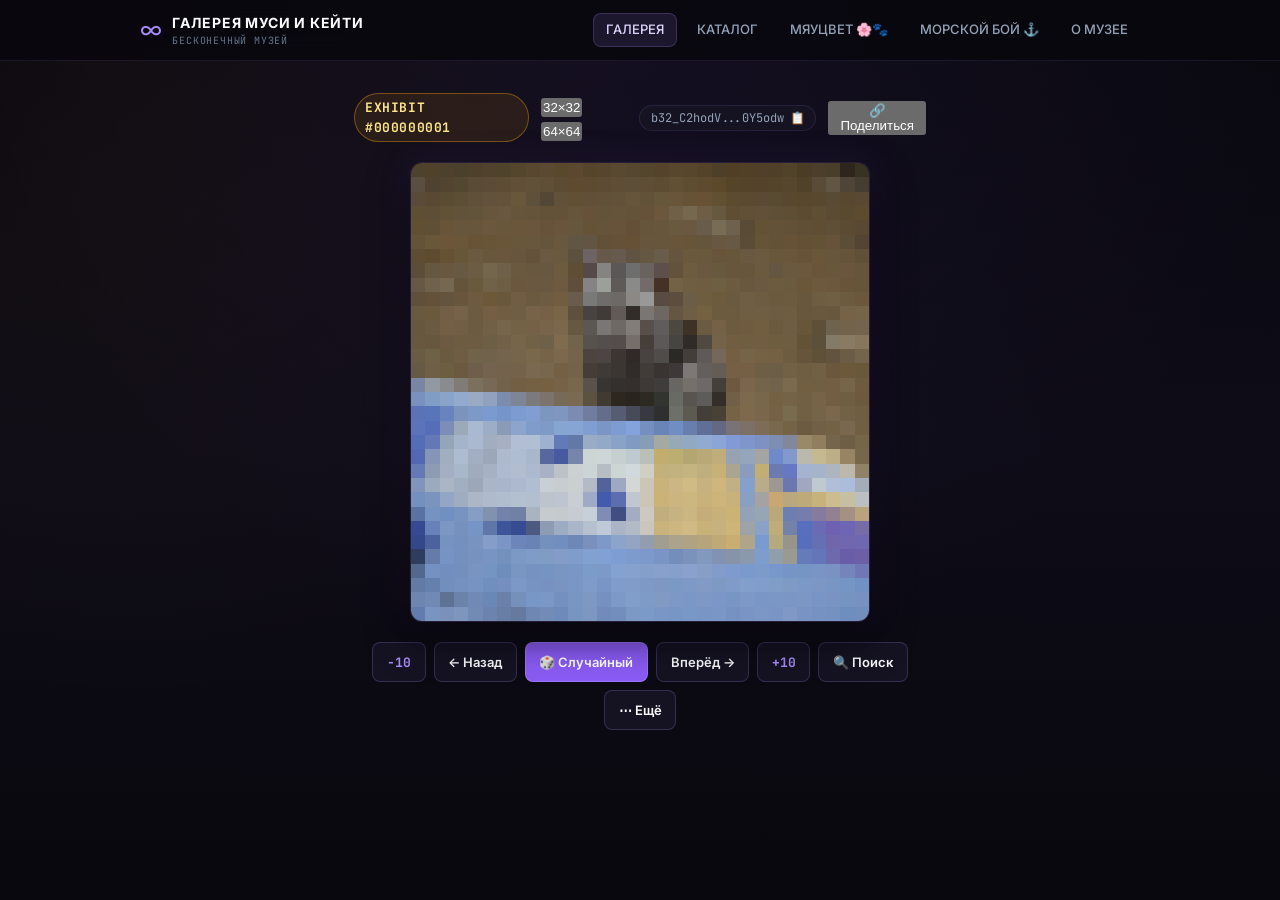
<file: docs/index.html>
<!DOCTYPE html>
<html lang="ru">
<head>
  <meta charset="UTF-8">
  <meta name="viewport" content="width=device-width, initial-scale=1.0, maximum-scale=5.0">
  <title>Галерея Муси и Кейти — Бесконечный цифровой музей</title>
  <meta name="description" content="Бесконечная цифровая галерея изображений Муси и Кейти: обратимая математическая адресация каждого возможного изображения в пространстве Вавилона.">
  <link rel="stylesheet" href="style.css">
  <link rel="preconnect" href="https://fonts.googleapis.com">
  <link rel="preconnect" href="https://fonts.gstatic.com" crossorigin>
  <link href="https://fonts.googleapis.com/css2?family=Inter:wght@400;500;600;700&family=JetBrains+Mono:wght@400;500;700&display=swap" rel="stylesheet">
</head>
<body>

  <!-- Minimal Header -->
  <header class="site-header">
    <div class="container header-inner">
      <a href="index.html" class="logo-group">
        <span class="logo-symbol">∞</span>
        <div class="logo-text-wrap">
          <span class="logo-title">ГАЛЕРЕЯ МУСИ И КЕЙТИ</span>
          <span class="logo-badge">БЕСКОНЕЧНЫЙ МУЗЕЙ</span>
        </div>
      </a>

      <div class="header-nav-group">
        <nav class="site-nav">
          <a href="index.html" class="nav-link active">ГАЛЕРЕЯ</a>
          <a href="explore.html" class="nav-link">КАТАЛОГ</a>
          <a href="farm.html" class="nav-link">МЯУЦВЕТ 🌸🐾</a>
          <a href="battleship.html" class="nav-link">МОРСКОЙ БОЙ ⚓</a>
          <a href="about.html" class="nav-link">О МУЗЕЕ</a>
        </nav>
      </div>
    </div>
  </header>

  <!-- Main Minimalist Gallery Stage -->
  <main class="container gallery-minimal-main">
    <div class="gallery-stage-card">

      <!-- Top Meta Bar: Exhibit #, Resolution Switcher (32x32 / 64x64), Short ID, Share -->
      <div class="stage-meta-bar">
        <span id="exhibitNum" class="exhibit-badge">ЭКСПОНАТ #000000001</span>

        <!-- Resolution Switcher: Prominently on the main screen -->
        <div class="res-switcher" role="group" aria-label="Выбор сектора матрицы">
          <button id="resBtn32" class="res-switch-btn active" type="button" title="Сектор 32×32 (1024 пикселя)">32×32</button>
          <button id="resBtn64" class="res-switch-btn" type="button" title="Сектор 64×64 (4096 пикселей)">64×64</button>
        </div>

        <!-- ID with Click to Copy -->
        <button id="stageCopyIdBtn" class="stage-id-pill" type="button" title="Нажмите, чтобы скопировать полный ID">
          <span id="stageShortId">b32_...</span>
          <span id="copyIcon">📋</span>
          <span id="copyInlineFeedback" class="copy-inline-badge" style="display: none;">Скопировано ✓</span>
        </button>

        <!-- Share Link Directly on Main Screen -->
        <button id="stageShareBtn" class="stage-action-pill" type="button" title="Поделиться ссылкой на этот экспонат">
          <span>🔗</span> <span>Поделиться</span>
          <span id="shareInlineFeedback" class="copy-inline-badge" style="display: none;">Ссылка скопирована ✓</span>
        </button>
      </div>

      <!-- Artwork Canvas Frame -->
      <div class="artwork-frame">
        <canvas id="artworkCanvas" class="artwork-canvas" width="440" height="440"></canvas>
      </div>

      <!-- Essential Navigation Traversal Row -->
      <div class="traversal-deck">
        <button id="stepMinus10" class="nav-btn nav-btn-step" type="button" title="Перейти на 10 экспонатов назад">-10</button>
        <button id="prevBtn" class="nav-btn" type="button" title="Предыдущий экспонат (←)">← Назад</button>
        <button id="randomBtn" class="nav-btn nav-btn-random" type="button" title="Случайный экспонат в текущем разрешении (Пробел / R)">🎲 Случайный</button>
        <button id="nextBtn" class="nav-btn" type="button" title="Следующий экспонат (→)">Вперёд →</button>
        <button id="stepPlus10" class="nav-btn nav-btn-step" type="button" title="Перейти на 10 экспонатов вперёд">+10</button>
        <button id="openSearchBtn" class="nav-btn" type="button" title="Поиск по ID или номеру">🔍 Поиск</button>

        <!-- Secondary Actions Dropdown (⋯ Ещё) -->
        <div class="actions-dropdown-wrap">
          <button id="actionsToggleBtn" class="nav-btn" type="button" title="Второстепенные действия">⋯ Ещё</button>
          <div id="actionsMenu" class="actions-menu">
            <button id="menuSaveCatalog" class="action-menu-item" type="button">⭐ В каталог</button>
            <button id="menuDownloadHd" class="action-menu-item" type="button">💾 Скачать HD (PNG)</button>
            <button id="menuMusyaPortrait" class="action-menu-item" type="button">🐾 Портрет Муси</button>
            <button id="menuKetiPortrait" class="action-menu-item" type="button">🐾 Портрет Кейти</button>
            <button id="menuLocatePhoto" class="action-menu-item" type="button">📷 Загрузить / Вставить фото</button>
          </div>
        </div>
      </div>

    </div>
  </main>

  <!-- Unified Search Modal (By Full ID or By Short Number with Auto Resolution) -->
  <div id="searchModal" class="modal-overlay" role="dialog" aria-modal="true">
    <div class="modal-window">
      <div class="modal-header">
        <h3 class="modal-title"><span>🔍 Поиск экспоната</span></h3>
        <button id="searchCloseBtn" class="modal-close-btn" type="button">&times;</button>
      </div>

      <p style="font-size: 0.8125rem; color: var(--text-muted); margin-bottom: 0.75rem;">
        Введите номер сохранённого экспоната (например, <strong>1</strong> или <strong>#000000002</strong>) или вставьте полный математический ID:
      </p>

      <textarea id="searchUnifiedInput" class="modal-textarea" placeholder="Вставьте ID (b32_..., b64_...) или номер (#1)..." spellcheck="false"></textarea>

      <div id="searchErrorNotice" style="display: none; font-size: 0.75rem; color: #fb7185; margin-top: 0.5rem;"></div>

      <div style="display: flex; justify-content: flex-end; gap: 0.5rem; margin-top: 1.25rem;">
        <button id="searchCancelBtn" class="btn btn-secondary btn-sm" type="button">Отмена</button>
        <button id="searchSubmitBtn" class="btn btn-primary btn-sm" type="button">Открыть</button>
      </div>
    </div>
  </div>

  <!-- Photo / Image Locator Modal (Ctrl+V, Drag & Drop, File Upload, 32x32 and 64x64) -->
  <div id="photoModal" class="modal-overlay" role="dialog" aria-modal="true">
    <div class="modal-window">
      <div class="modal-header">
        <h3 class="modal-title"><span>📷 Загрузить / Вставить изображение</span></h3>
        <button id="photoCloseBtn" class="modal-close-btn" type="button">&times;</button>
      </div>

      <p style="font-size: 0.8125rem; color: var(--text-muted); margin-bottom: 1rem;">
        Вставьте скриншот из буфера обмена (<strong>Ctrl+V</strong>), перетащите файл в окно или выберите на диске:
      </p>

      <input type="file" id="photoFileInput" accept="image/png,image/jpeg,image/jpg,image/webp" style="display: none;">
      
      <!-- Dropzone -->
      <div id="photoDropzone" class="photo-dropzone-box">
        <div style="font-size: 2rem; margin-bottom: 0.5rem;">🐾 📥</div>
        <div style="font-size: 0.875rem; font-weight: 600; color: var(--text-main);">Перетащите картинку сюда или нажмите для выбора</div>
        <div style="font-size: 0.75rem; color: var(--text-dim); margin-top: 0.25rem;">Поддерживаются PNG, JPG/JPEG, WebP и вставка Ctrl+V</div>
      </div>

      <!-- Preview Strip -->
      <div id="photoPreviewWrap" style="display: none; align-items: center; gap: 0.85rem; margin-top: 1rem; background: var(--bg-input); padding: 0.75rem; border-radius: var(--radius-sm); border: 1px solid var(--border-light);">
        <img id="photoThumb" style="width: 56px; height: 56px; object-fit: cover; border-radius: 4px; border: 1px solid rgba(255,255,255,0.1);" alt="Превью">
        <div style="flex: 1; overflow: hidden;">
          <div id="photoName" style="font-size: 0.8125rem; font-weight: 600; color: var(--text-main); white-space: nowrap; overflow: hidden; text-overflow: ellipsis;"></div>
          <div id="photoMeta" style="font-size: 0.75rem; color: var(--accent-lavender); margin-top: 0.2rem;"></div>
        </div>
      </div>

      <!-- Target Resolution Selector -->
      <div id="photoResSelectRow" style="display: flex; align-items: center; justify-content: space-between; margin-top: 1rem; background: var(--bg-card); padding: 0.65rem 0.85rem; border-radius: var(--radius-sm); border: 1px solid var(--border-subtle);">
        <span style="font-size: 0.8125rem; font-weight: 600;">Целевое разрешение матрицы:</span>
        <div class="res-switcher" role="group">
          <button id="photoTarget32" class="res-switch-btn active" type="button">32×32 (Стандарт)</button>
          <button id="photoTarget64" class="res-switch-btn" type="button">64×64 (Детализированный)</button>
        </div>
      </div>

      <div style="display: flex; justify-content: flex-end; gap: 0.5rem; margin-top: 1.25rem;">
        <button id="photoCancelBtn" class="btn btn-secondary btn-sm" type="button">Отмена</button>
        <button id="photoCalculateBtn" class="btn btn-primary btn-sm" type="button" style="display: none;">Рассчитать адрес в архиве</button>
      </div>
    </div>
  </div>

  <!-- Scripts -->
  <script src="permutation.js"></script>
  <script src="encoder.js"></script>
  <script src="decoder.js"></script>
  <script src="generator.js"></script>
  <script src="cat_data.js"></script>
  <script src="catalog.js"></script>
  <script src="shortlinks.js"></script>
  <script src="app.js"></script>
</body>
</html>
</file>
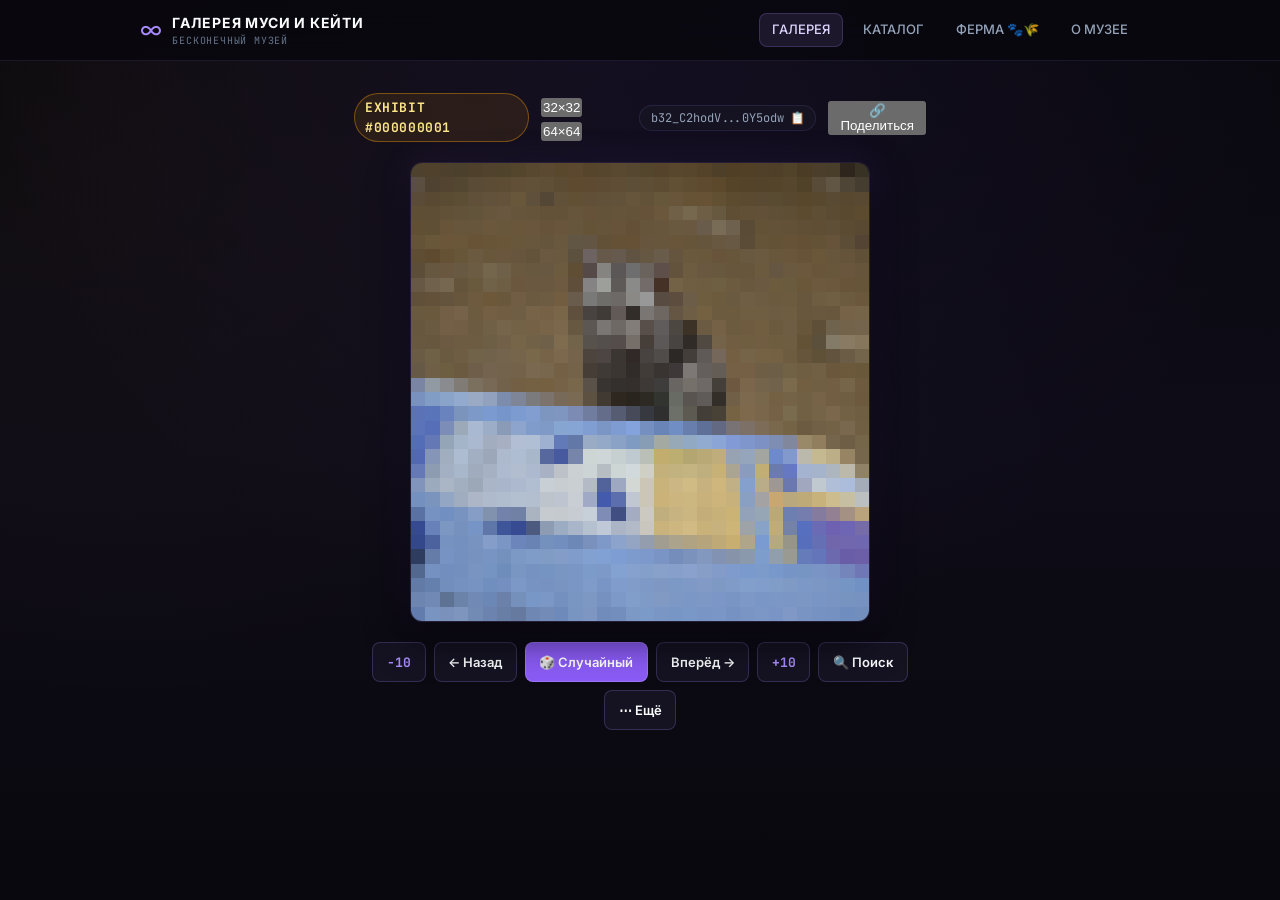
<file: backup_pre_meowbloom/docs/index.html>
<!DOCTYPE html>
<html lang="ru">
<head>
  <meta charset="UTF-8">
  <meta name="viewport" content="width=device-width, initial-scale=1.0, maximum-scale=5.0">
  <title>Галерея Муси и Кейти — Бесконечный цифровой музей</title>
  <meta name="description" content="Бесконечная цифровая галерея изображений Муси и Кейти: обратимая математическая адресация каждого возможного изображения в пространстве Вавилона.">
  <link rel="stylesheet" href="style.css">
  <link rel="preconnect" href="https://fonts.googleapis.com">
  <link rel="preconnect" href="https://fonts.gstatic.com" crossorigin>
  <link href="https://fonts.googleapis.com/css2?family=Inter:wght@400;500;600;700&family=JetBrains+Mono:wght@400;500;700&display=swap" rel="stylesheet">
</head>
<body>

  <!-- Minimal Header -->
  <header class="site-header">
    <div class="container header-inner">
      <a href="index.html" class="logo-group">
        <span class="logo-symbol">∞</span>
        <div class="logo-text-wrap">
          <span class="logo-title">ГАЛЕРЕЯ МУСИ И КЕЙТИ</span>
          <span class="logo-badge">БЕСКОНЕЧНЫЙ МУЗЕЙ</span>
        </div>
      </a>

      <div class="header-nav-group">
        <nav class="site-nav">
          <a href="index.html" class="nav-link active">ГАЛЕРЕЯ</a>
          <a href="explore.html" class="nav-link">КАТАЛОГ</a>
          <a href="farm.html" class="nav-link">ФЕРМА 🐾🌾</a>
          <a href="about.html" class="nav-link">О МУЗЕЕ</a>
        </nav>
      </div>
    </div>
  </header>

  <!-- Main Minimalist Gallery Stage -->
  <main class="container gallery-minimal-main">
    <div class="gallery-stage-card">

      <!-- Top Meta Bar: Exhibit #, Resolution Switcher (32x32 / 64x64), Short ID, Share -->
      <div class="stage-meta-bar">
        <span id="exhibitNum" class="exhibit-badge">ЭКСПОНАТ #000000001</span>

        <!-- Resolution Switcher: Prominently on the main screen -->
        <div class="res-switcher" role="group" aria-label="Выбор сектора матрицы">
          <button id="resBtn32" class="res-switch-btn active" type="button" title="Сектор 32×32 (1024 пикселя)">32×32</button>
          <button id="resBtn64" class="res-switch-btn" type="button" title="Сектор 64×64 (4096 пикселей)">64×64</button>
        </div>

        <!-- ID with Click to Copy -->
        <button id="stageCopyIdBtn" class="stage-id-pill" type="button" title="Нажмите, чтобы скопировать полный ID">
          <span id="stageShortId">b32_...</span>
          <span id="copyIcon">📋</span>
          <span id="copyInlineFeedback" class="copy-inline-badge" style="display: none;">Скопировано ✓</span>
        </button>

        <!-- Share Link Directly on Main Screen -->
        <button id="stageShareBtn" class="stage-action-pill" type="button" title="Поделиться ссылкой на этот экспонат">
          <span>🔗</span> <span>Поделиться</span>
          <span id="shareInlineFeedback" class="copy-inline-badge" style="display: none;">Ссылка скопирована ✓</span>
        </button>
      </div>

      <!-- Artwork Canvas Frame -->
      <div class="artwork-frame">
        <canvas id="artworkCanvas" class="artwork-canvas" width="440" height="440"></canvas>
      </div>

      <!-- Essential Navigation Traversal Row -->
      <div class="traversal-deck">
        <button id="stepMinus10" class="nav-btn nav-btn-step" type="button" title="Перейти на 10 экспонатов назад">-10</button>
        <button id="prevBtn" class="nav-btn" type="button" title="Предыдущий экспонат (←)">← Назад</button>
        <button id="randomBtn" class="nav-btn nav-btn-random" type="button" title="Случайный экспонат в текущем разрешении (Пробел / R)">🎲 Случайный</button>
        <button id="nextBtn" class="nav-btn" type="button" title="Следующий экспонат (→)">Вперёд →</button>
        <button id="stepPlus10" class="nav-btn nav-btn-step" type="button" title="Перейти на 10 экспонатов вперёд">+10</button>
        <button id="openSearchBtn" class="nav-btn" type="button" title="Поиск по ID или номеру">🔍 Поиск</button>

        <!-- Secondary Actions Dropdown (⋯ Ещё) -->
        <div class="actions-dropdown-wrap">
          <button id="actionsToggleBtn" class="nav-btn" type="button" title="Второстепенные действия">⋯ Ещё</button>
          <div id="actionsMenu" class="actions-menu">
            <button id="menuSaveCatalog" class="action-menu-item" type="button">⭐ В каталог</button>
            <button id="menuDownloadHd" class="action-menu-item" type="button">💾 Скачать HD (PNG)</button>
            <button id="menuMusyaPortrait" class="action-menu-item" type="button">🐾 Портрет Муси</button>
            <button id="menuKetiPortrait" class="action-menu-item" type="button">🐾 Портрет Кейти</button>
            <button id="menuLocatePhoto" class="action-menu-item" type="button">📷 Загрузить / Вставить фото</button>
          </div>
        </div>
      </div>

    </div>
  </main>

  <!-- Unified Search Modal (By Full ID or By Short Number with Auto Resolution) -->
  <div id="searchModal" class="modal-overlay" role="dialog" aria-modal="true">
    <div class="modal-window">
      <div class="modal-header">
        <h3 class="modal-title"><span>🔍 Поиск экспоната</span></h3>
        <button id="searchCloseBtn" class="modal-close-btn" type="button">&times;</button>
      </div>

      <p style="font-size: 0.8125rem; color: var(--text-muted); margin-bottom: 0.75rem;">
        Введите номер сохранённого экспоната (например, <strong>1</strong> или <strong>#000000002</strong>) или вставьте полный математический ID:
      </p>

      <textarea id="searchUnifiedInput" class="modal-textarea" placeholder="Вставьте ID (b32_..., b64_...) или номер (#1)..." spellcheck="false"></textarea>

      <div id="searchErrorNotice" style="display: none; font-size: 0.75rem; color: #fb7185; margin-top: 0.5rem;"></div>

      <div style="display: flex; justify-content: flex-end; gap: 0.5rem; margin-top: 1.25rem;">
        <button id="searchCancelBtn" class="btn btn-secondary btn-sm" type="button">Отмена</button>
        <button id="searchSubmitBtn" class="btn btn-primary btn-sm" type="button">Открыть</button>
      </div>
    </div>
  </div>

  <!-- Photo / Image Locator Modal (Ctrl+V, Drag & Drop, File Upload, 32x32 and 64x64) -->
  <div id="photoModal" class="modal-overlay" role="dialog" aria-modal="true">
    <div class="modal-window">
      <div class="modal-header">
        <h3 class="modal-title"><span>📷 Загрузить / Вставить изображение</span></h3>
        <button id="photoCloseBtn" class="modal-close-btn" type="button">&times;</button>
      </div>

      <p style="font-size: 0.8125rem; color: var(--text-muted); margin-bottom: 1rem;">
        Вставьте скриншот из буфера обмена (<strong>Ctrl+V</strong>), перетащите файл в окно или выберите на диске:
      </p>

      <input type="file" id="photoFileInput" accept="image/png,image/jpeg,image/jpg,image/webp" style="display: none;">
      
      <!-- Dropzone -->
      <div id="photoDropzone" class="photo-dropzone-box">
        <div style="font-size: 2rem; margin-bottom: 0.5rem;">🐾 📥</div>
        <div style="font-size: 0.875rem; font-weight: 600; color: var(--text-main);">Перетащите картинку сюда или нажмите для выбора</div>
        <div style="font-size: 0.75rem; color: var(--text-dim); margin-top: 0.25rem;">Поддерживаются PNG, JPG/JPEG, WebP и вставка Ctrl+V</div>
      </div>

      <!-- Preview Strip -->
      <div id="photoPreviewWrap" style="display: none; align-items: center; gap: 0.85rem; margin-top: 1rem; background: var(--bg-input); padding: 0.75rem; border-radius: var(--radius-sm); border: 1px solid var(--border-light);">
        <img id="photoThumb" style="width: 56px; height: 56px; object-fit: cover; border-radius: 4px; border: 1px solid rgba(255,255,255,0.1);" alt="Превью">
        <div style="flex: 1; overflow: hidden;">
          <div id="photoName" style="font-size: 0.8125rem; font-weight: 600; color: var(--text-main); white-space: nowrap; overflow: hidden; text-overflow: ellipsis;"></div>
          <div id="photoMeta" style="font-size: 0.75rem; color: var(--accent-lavender); margin-top: 0.2rem;"></div>
        </div>
      </div>

      <!-- Target Resolution Selector -->
      <div id="photoResSelectRow" style="display: flex; align-items: center; justify-content: space-between; margin-top: 1rem; background: var(--bg-card); padding: 0.65rem 0.85rem; border-radius: var(--radius-sm); border: 1px solid var(--border-subtle);">
        <span style="font-size: 0.8125rem; font-weight: 600;">Целевое разрешение матрицы:</span>
        <div class="res-switcher" role="group">
          <button id="photoTarget32" class="res-switch-btn active" type="button">32×32 (Стандарт)</button>
          <button id="photoTarget64" class="res-switch-btn" type="button">64×64 (Детализированный)</button>
        </div>
      </div>

      <div style="display: flex; justify-content: flex-end; gap: 0.5rem; margin-top: 1.25rem;">
        <button id="photoCancelBtn" class="btn btn-secondary btn-sm" type="button">Отмена</button>
        <button id="photoCalculateBtn" class="btn btn-primary btn-sm" type="button" style="display: none;">Рассчитать адрес в архиве</button>
      </div>
    </div>
  </div>

  <!-- Scripts -->
  <script src="permutation.js"></script>
  <script src="encoder.js"></script>
  <script src="decoder.js"></script>
  <script src="generator.js"></script>
  <script src="cat_data.js"></script>
  <script src="catalog.js"></script>
  <script src="app.js"></script>
</body>
</html>
</file>
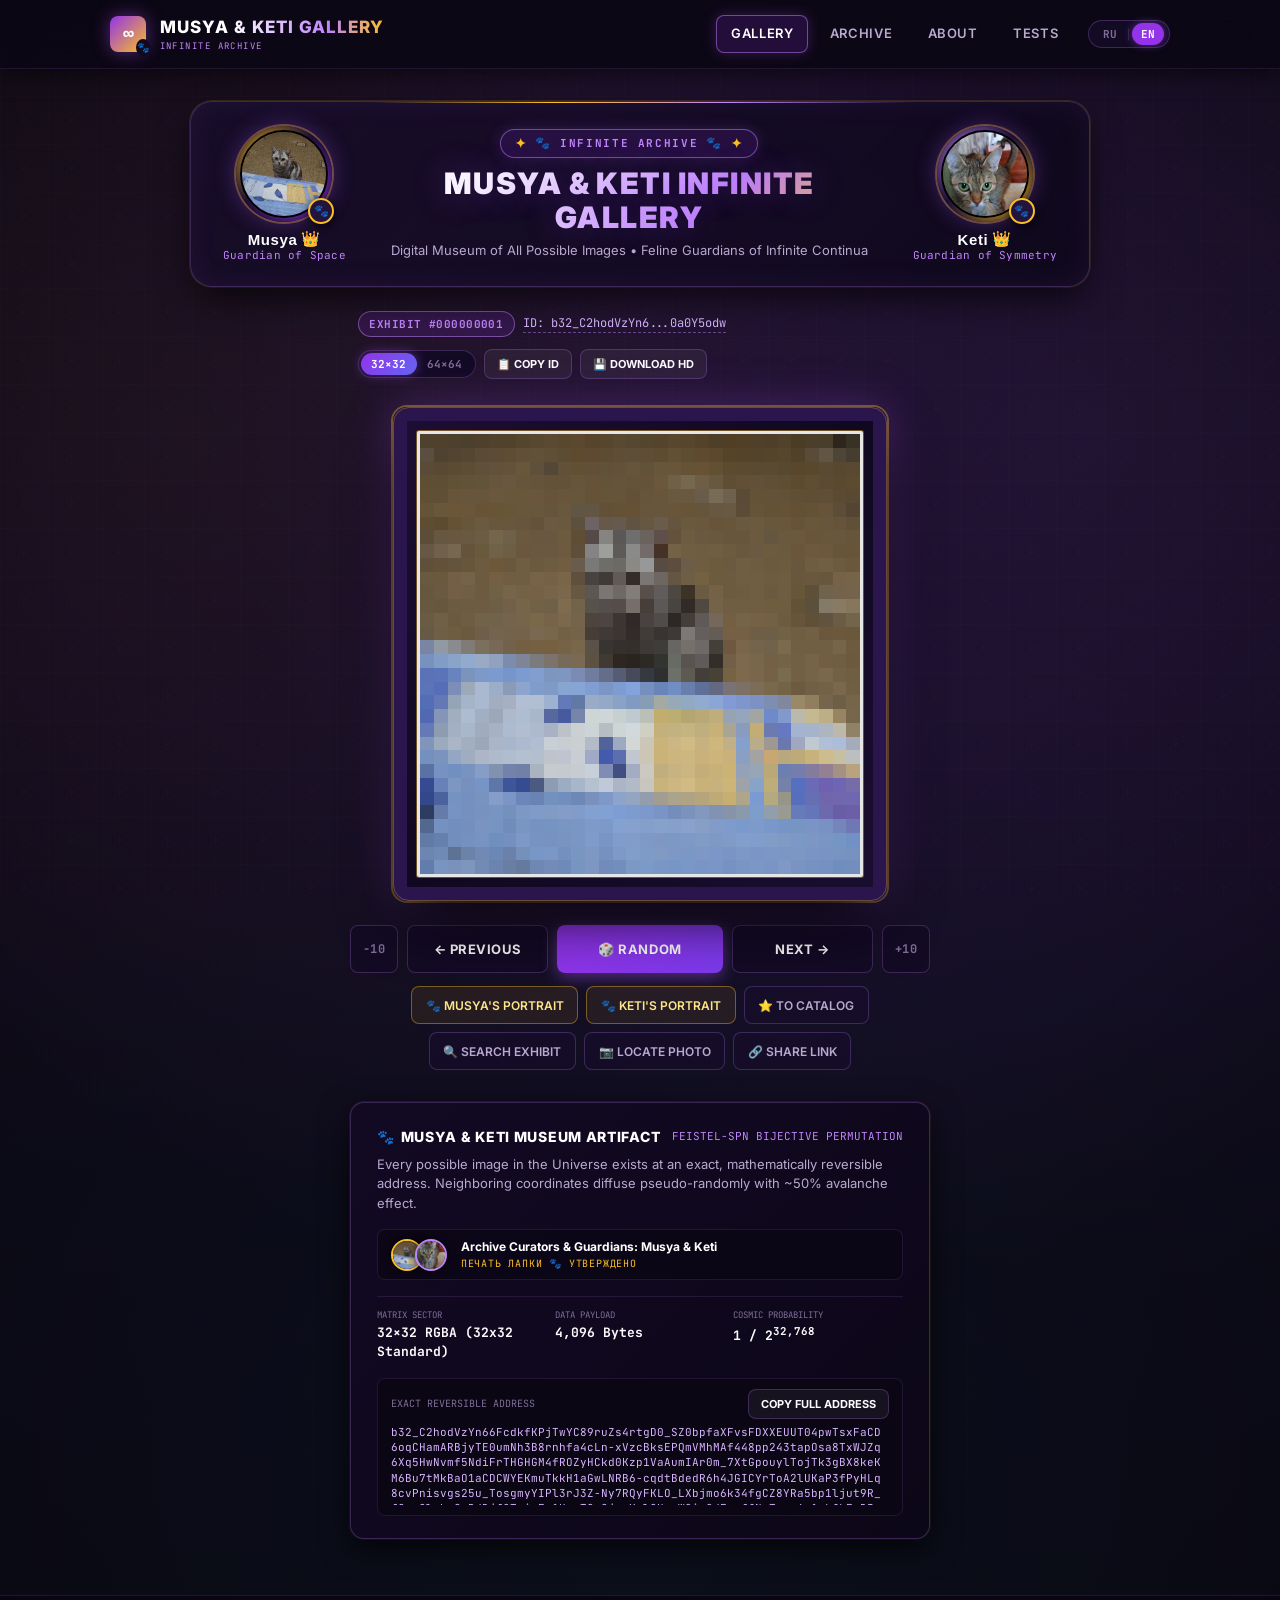
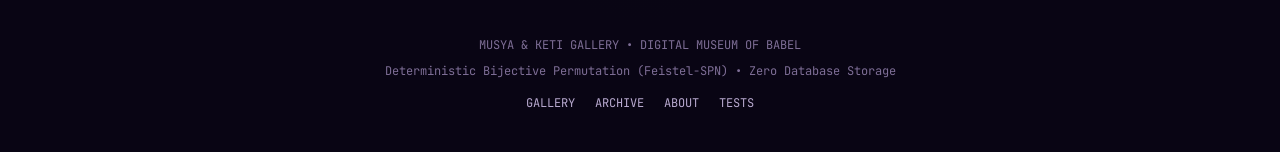
<file: backup_pre_minimalism/docs/index.html>
<!DOCTYPE html>
<html lang="ru">
<head>
  <meta charset="UTF-8">
  <meta name="viewport" content="width=device-width, initial-scale=1.0, maximum-scale=5.0">
  <title data-i18n="site_title">ГАЛЕРЕЯ МУСИ И КЕТИ — Бесконечный цифровой музей всех возможных изображений</title>
  <meta name="description" content="Бесконечная цифровая галерея Муси и Кети: персональный музей всех возможных изображений на основе обратимой биективной перестановки Фейстеля-SPN.">
  <link rel="stylesheet" href="style.css">
  <link rel="preconnect" href="https://fonts.googleapis.com">
  <link rel="preconnect" href="https://fonts.gstatic.com" crossorigin>
  <link href="https://fonts.googleapis.com/css2?family=Inter:wght@400;500;600;700;800;900&family=JetBrains+Mono:wght@400;500;700&display=swap" rel="stylesheet">
</head>
<body>

  <!-- Top Navigation Header -->
  <header class="site-header">
    <div class="container header-inner">
      <a href="index.html" class="logo-group">
        <div class="logo-symbol">∞</div>
        <div class="logo-text-wrap">
          <span class="logo-title" data-i18n="site_name">ГАЛЕРЕЯ МУСИ И КЕТИ</span>
          <span class="logo-badge" data-i18n="site_badge">БЕСКОНЕЧНЫЙ МУЗЕЙ</span>
        </div>
      </a>

      <div class="header-nav-group">
        <nav class="site-nav">
          <a href="index.html" class="nav-link active" data-i18n="nav_gallery">ГАЛЕРЕЯ</a>
          <a href="explore.html" class="nav-link" data-i18n="nav_archive">ЗАЛ ЭКСПОНАТОВ</a>
          <a href="about.html" class="nav-link" data-i18n="nav_about">О МУЗЕЕ</a>
          <a href="tests.html" class="nav-link" data-i18n="nav_tests">ТЕСТЫ</a>
        </nav>

        <!-- Language Switcher Pill -->
        <div class="lang-switch" role="group" aria-label="Выбор языка / Language Selection">
          <button id="langBtnRu" class="lang-btn active" type="button" aria-label="Русский язык">RU</button>
          <span class="lang-divider">|</span>
          <button id="langBtnEn" class="lang-btn" type="button" aria-label="English language">EN</button>
        </div>
      </div>
    </div>
  </header>

  <!-- Central Museum Exhibition Hall -->
  <main class="container museum-hall">

    <!-- Grand Museum Hero Banner with Musya & Keti Portraits -->
    <section class="cats-museum-hero" aria-label="Хранительницы Музея">
      <!-- Left: Musya Medallion -->
      <button class="cat-guardian-card cat-musya" id="musyaCrestBtn" type="button" data-i18n-title="cat_musya_hint" title="Нажмите, чтобы материализовать Мусю">
        <div class="cat-medallion-frame">
          <img src="assets/musya.jpg" alt="Муся" class="cat-portrait-img">
          <div class="cat-paw-badge">🐾</div>
        </div>
        <div class="cat-info-tag">
          <span class="cat-name"><span data-i18n="cat_musya_name">Муся</span> 👑</span>
          <span class="cat-role" data-i18n="cat_musya_role">Хранительница Пространства</span>
        </div>
      </button>

      <!-- Center: Museum Grand Title -->
      <div class="museum-grand-title">
        <div class="museum-celestial-badge">
          <span class="star-icon">✦</span>
          <span class="paw-icon">🐾</span>
          <span data-i18n="site_badge">БЕСКОНЕЧНЫЙ МУЗЕЙ</span>
          <span class="paw-icon">🐾</span>
          <span class="star-icon">✦</span>
        </div>
        <h1 class="museum-main-heading" data-i18n="hero_title">ГАЛЕРЕЯ МУСИ И КЕТИ</h1>
        <p class="museum-sub-heading" data-i18n="hero_sub">Бесконечный цифровой музей изображений • Хранительницы бесконечных миров</p>
      </div>

      <!-- Right: Keti Medallion -->
      <button class="cat-guardian-card cat-keti" id="ketiCrestBtn" type="button" data-i18n-title="cat_keti_hint" title="Нажмите, чтобы материализовать Кети">
        <div class="cat-medallion-frame">
          <img src="assets/keti.jpg" alt="Кети" class="cat-portrait-img">
          <div class="cat-paw-badge">🐾</div>
        </div>
        <div class="cat-info-tag">
          <span class="cat-name"><span data-i18n="cat_keti_name">Кети</span> 👑</span>
          <span class="cat-role" data-i18n="cat_keti_role">Хранительница Симметрии</span>
        </div>
      </button>
    </section>
    
    <!-- Top Art Information & Actions Bar -->
    <div class="exhibit-top-bar">
      <div class="exhibit-number-tag">
        <span id="exhibitNum" class="exhibit-badge">ЭКСПОНАТ #0</span>
        <span id="exhibitShortId" class="exhibit-short-id" title="Нажмите, чтобы скопировать полный адрес">ID: загрузка...</span>
      </div>

      <div class="exhibit-top-actions">
        <!-- Resolution Sector Switcher -->
        <div class="res-pill-switch" role="group" aria-label="Выбор сектора матрицы">
          <button id="resPill32" class="res-pill-btn active" type="button">32×32</button>
          <button id="resPill64" class="res-pill-btn" type="button">64×64</button>
        </div>

        <button id="topCopyBtn" class="btn btn-secondary btn-sm" type="button" title="Скопировать полный ID" data-i18n="btn_copy_id">
          <span>📋</span> КОПИРОВАТЬ ID
        </button>
        <button id="topDownloadBtn" class="btn btn-secondary btn-sm" type="button" title="Скачать HD изображение" data-i18n="btn_download">
          <span>💾</span> СКАЧАТЬ HD
        </button>
      </div>
    </div>

    <!-- The Central Masterpiece Frame -->
    <div class="museum-frame-stage">
      <div class="museum-frame-outer">
        <div class="museum-frame-inner">
          <canvas id="artworkCanvas" class="artwork-canvas" width="440" height="440"></canvas>
        </div>
      </div>
    </div>

    <!-- Museum Controls & Babel Traversal Deck -->
    <div class="museum-controls">
      <!-- Primary Traversal Row: Adjacent Coordinate Stepping -->
      <div class="traversal-row">
        <button id="stepMinus10" class="nav-btn nav-btn-step" type="button" title="Сделать 10 шагов назад">-10</button>
        <button id="prevBtn" class="nav-btn" type="button" title="Предыдущий экспонат (Стрелка влево)" data-i18n="nav_prev">
          <span>←</span> НАЗАД
        </button>
        <button id="randomBtn" class="nav-btn nav-btn-random" type="button" title="Материализовать случайную координату (Пробел / R)" data-i18n="nav_random">
          <span>🎲</span> СЛУЧАЙНЫЙ
        </button>
        <button id="nextBtn" class="nav-btn" type="button" title="Следующий экспонат (Стрелка вправо)" data-i18n="nav_next">
          ВПЕРЁД <span>→</span>
        </button>
        <button id="stepPlus10" class="nav-btn nav-btn-step" type="button" title="Сделать 10 шагов вперёд">+10</button>
      </div>

      <!-- Secondary Tools Row -->
      <div class="tools-row">
        <button id="loadMusyaBtn" class="tool-btn tool-btn-cat" type="button" data-i18n="tool_musya">
          <span>🐾</span> ПОРТРЕТ МУСИ
        </button>
        <button id="loadKetiBtn" class="tool-btn tool-btn-cat" type="button" data-i18n="tool_keti">
          <span>🐾</span> ПОРТРЕТ КЕТИ
        </button>
        <button id="saveToCatalogBtn" class="tool-btn" type="button" data-i18n="tool_save_catalog">
          <span>⭐</span> В КАТАЛОГ
        </button>
        <button id="jumpModalBtn" class="tool-btn" type="button" data-i18n="tool_jump">
          <span>🔍</span> ПОИСК ЭКСПОНАТА
        </button>
        <button id="photoModalBtn" class="tool-btn" type="button" data-i18n="tool_locate">
          <span>📷</span> НАЙТИ ФОТО
        </button>
        <button id="shareBtn" class="tool-btn" type="button" data-i18n="tool_share">
          <span>🔗</span> ПОДЕЛИТЬСЯ
        </button>
      </div>
    </div>

    <!-- Museum Placard (Metadata) -->
    <div class="museum-placard">
      <div class="placard-title-row">
        <div class="placard-title">
          <span>🐾</span>
          <span data-i18n="placard_title">АРТИФАКТ МУЗЕЯ МУСИ И КЕТИ</span>
        </div>
        <div class="placard-provenance" data-i18n="placard_provenance">ОБРАТИМАЯ БИЕКЦИЯ ФЕЙСТЕЛЯ-SPN</div>
      </div>
      <p class="placard-desc" data-i18n="placard_desc">
        Каждое возможное изображение Вселенной обладает точным, математически обратимым адресом. 
        Соседние координаты рассеиваются псевдослучайно с эффектом лавины ~50%.
      </p>

      <!-- Feline Museum Curators Badge -->
      <div class="placard-curators-badge">
        <div class="curator-thumbs">
          <img src="assets/musya.jpg" alt="Муся" class="curator-avatar">
          <img src="assets/keti.jpg" alt="Кети" class="curator-avatar">
        </div>
        <div class="curator-text">
          <span class="curator-label" data-i18n="placard_curators">Хранительницы цифрового архива: Муся и Кети</span>
          <span class="curator-seal">ПЕЧАТЬ ЛАПКИ 🐾 УТВЕРЖДЕНО</span>
        </div>
      </div>

      <div class="placard-stats">
        <div class="placard-stat-item">
          <span class="placard-stat-label" data-i18n="placard_sector">СЕКТОР МАТРИЦЫ</span>
          <span id="placardSector" class="placard-stat-val">32×32 RGBA</span>
        </div>
        <div class="placard-stat-item">
          <span class="placard-stat-label" data-i18n="placard_payload">ОБЪЁМ ДАННЫХ</span>
          <span id="placardBytes" class="placard-stat-val">4,096 Bytes</span>
        </div>
        <div class="placard-stat-item">
          <span class="placard-stat-label" data-i18n="placard_prob">КОСМИЧЕСКАЯ ВЕРОЯТНОСТЬ</span>
          <span id="placardProb" class="placard-stat-val">1 / 2<sup>32,768</sup></span>
        </div>
      </div>

      <!-- Expandable / Scrollable Full Address -->
      <div class="placard-id-box">
        <div class="placard-id-header">
          <span data-i18n="placard_addr_title">ТОЧНЫЙ МАТЕМАТИЧЕСКИЙ АДРЕС</span>
          <button id="placardCopyBtn" class="btn btn-secondary btn-sm" type="button" data-i18n="placard_btn_copy">КОПИРОВАТЬ АДРЕС</button>
        </div>
        <div id="placardFullId" class="placard-id-text"></div>
      </div>
    </div>

  </main>

  <!-- =========================================
       MODAL 1: SEARCH EXHIBIT (BY ID OR SHORT NUMBER)
       ========================================= -->
  <div id="jumpModal" class="modal-overlay" role="dialog" aria-modal="true">
    <div class="modal-window">
      <div class="modal-header">
        <h3 class="modal-title"><span data-i18n="modal_jump_title">🔍 Поиск экспоната в Галерее Муси и Кети</span></h3>
        <button id="jumpCloseBtn" class="modal-close-btn" type="button">&times;</button>
      </div>

      <!-- Search Mode Tabs -->
      <div style="display: flex; gap: 0.5rem; margin-bottom: 1.25rem; border-bottom: 1px solid var(--border-subtle); padding-bottom: 0.75rem;">
        <button id="searchTabNumBtn" class="btn btn-secondary btn-sm active" type="button" data-i18n="search_tab_num" style="flex: 1;">
          ПО НОМЕРУ ЭКСПОНАТА
        </button>
        <button id="searchTabIdBtn" class="btn btn-secondary btn-sm" type="button" data-i18n="search_tab_id" style="flex: 1;">
          ПО ПОЛНОМУ ID
        </button>
      </div>

      <!-- Tab 1: Search by Short Number -->
      <div id="searchTabNumPane">
        <p style="font-size: 0.8125rem; color: var(--text-muted); margin-bottom: 0.75rem;" data-i18n="modal_search_num_hint">
          Введите номер сохранённого экспоната (например, EXHIBIT #000000001 или 1):
        </p>
        <input type="text" id="searchNumInput" class="modal-textarea" style="height: 46px; font-size: 0.95rem; padding: 0.65rem 0.85rem; resize: none;" data-i18n-placeholder="modal_search_num_placeholder" placeholder="EXHIBIT #000000001..." spellcheck="false">
        <div style="display: flex; justify-content: flex-end; gap: 0.5rem; margin-top: 1.25rem;">
          <button id="searchNumExecuteBtn" class="btn btn-primary" type="button" data-i18n="modal_search_num_btn">НАЙТИ В КАТАЛОГЕ</button>
        </div>
      </div>

      <!-- Tab 2: Search by Full ID -->
      <div id="searchTabIdPane" style="display: none;">
        <p style="font-size: 0.8125rem; color: var(--text-muted); margin-bottom: 0.75rem;" data-i18n="modal_jump_hint">
          Вставьте полный адрес 32×32 (b32_...), 64×64 (b64_...) или Base64 ID:
        </p>
        <textarea id="jumpInput" class="modal-textarea" data-i18n-placeholder="modal_jump_placeholder" placeholder="Вставьте полный ID экспоната здесь..." spellcheck="false"></textarea>
        <div style="display: flex; justify-content: flex-end; gap: 0.5rem; margin-top: 1.25rem;">
          <button id="jumpExecuteBtn" class="btn btn-primary" type="button" data-i18n="modal_jump_btn">ДЕКОДИРОВАТЬ И ОТКРЫТЬ</button>
        </div>
      </div>

      <div id="jumpErrorBox" class="alert-banner alert-error" style="display: none;"></div>
    </div>
  </div>

  <!-- =========================================
       MODAL 2: LOCATE PHOTO (CALCULATE ADDRESS)
       ========================================= -->
  <div id="photoModal" class="modal-overlay" role="dialog" aria-modal="true">
    <div class="modal-window">
      <div class="modal-header">
        <h3 class="modal-title"><span data-i18n="modal_locate_title">📷 Найти фотографию в Галерее Муси и Кети</span></h3>
        <button id="photoCloseBtn" class="modal-close-btn" type="button">&times;</button>
      </div>
      <p style="font-size: 0.8125rem; color: var(--text-muted); margin-bottom: 1rem;" data-i18n="modal_locate_hint">
        Загрузите любую фотографию, чтобы вычислить её уникальные координаты через обратную перестановку:
      </p>

      <div id="photoDropzone" class="modal-dropzone">
        <input type="file" id="photoFileInput" accept="image/*" style="display: none;">
        <div style="font-size: 1.75rem; color: var(--accent-lavender); margin-bottom: 0.25rem;">🐾 ⇪</div>
        <div style="font-size: 0.875rem; font-weight: 700;" data-i18n="modal_dropzone_main">Выберите или перетащите фото</div>
        <div style="font-size: 0.75rem; color: var(--text-dim); margin-top: 0.25rem;" data-i18n="modal_dropzone_sub">100% локальная обработка на вашем устройстве без сервера</div>
      </div>

      <div id="photoPreviewStrip" class="modal-preview-strip">
        <img id="photoThumb" class="modal-thumb" alt="Превью">
        <div style="flex: 1; overflow: hidden;">
          <div id="photoFileName" style="font-size: 0.8125rem; font-weight: 600; white-space: nowrap; overflow: hidden; text-overflow: ellipsis;"></div>
          <div style="font-size: 0.6875rem; color: var(--accent-gold);">Готово к вычислению адреса в архиве</div>
        </div>
      </div>

      <!-- Resolution Selector in Modal -->
      <div style="display: flex; align-items: center; justify-content: space-between; margin-top: 1rem;">
        <span style="font-size: 0.75rem; font-family: var(--font-mono); color: var(--text-muted);" data-i18n="modal_locate_sector">ЦЕЛЕВОЙ СЕКТОР:</span>
        <select id="photoResToggle" style="background: var(--bg-input); color: #fff; border: 1px solid var(--border-light); border-radius: var(--radius-sm); padding: 0.35rem 0.65rem; font-family: var(--font-mono); font-size: 0.75rem;">
          <option value="32" data-i18n="modal_locate_opt32">32×32 Стандарт (1 024 px)</option>
          <option value="64" data-i18n="modal_locate_opt64">64×64 Детализированный (4 096 px)</option>
        </select>
      </div>

      <div id="photoDownscaleWarning" class="alert-banner alert-warning" style="display: none;"></div>

      <div style="display: flex; justify-content: flex-end; gap: 0.5rem; margin-top: 1.25rem;">
        <button id="photoCalculateBtn" class="btn btn-primary" type="button" style="display: none;" data-i18n="modal_locate_btn">РАССЧИТАТЬ АДРЕС В АРХИВЕ</button>
      </div>
    </div>
  </div>

  <!-- Mobile Bottom Navigation Bar -->
  <aside class="mobile-bottom-bar" aria-label="Мобильная навигация">
    <nav class="mobile-bottom-nav">
      <a href="index.html" class="mob-nav-btn active">
        <span class="mob-icon">🐾</span>
        <span data-i18n="nav_gallery">Галерея</span>
      </a>
      <a href="explore.html" class="mob-nav-btn">
        <span class="mob-icon">🔭</span>
        <span data-i18n="nav_archive">Зал</span>
      </a>
      <a href="about.html" class="mob-nav-btn">
        <span class="mob-icon">📖</span>
        <span data-i18n="nav_about">О музее</span>
      </a>
      <a href="tests.html" class="mob-nav-btn">
        <span class="mob-icon">🧪</span>
        <span data-i18n="nav_tests">Тесты</span>
      </a>
    </nav>
  </aside>

  <!-- Site Footer -->
  <footer class="site-footer">
    <div class="container footer-inner">
      <p data-i18n="footer_copy">ГАЛЕРЕЯ МУСИ И КЕТИ • БЕСКОНЕЧНЫЙ ЦИФРОВОЙ МУЗЕЙ</p>
      <p data-i18n="footer_tech">Биективная псевдослучайная перестановка (Feistel-SPN) • Без серверов и баз данных</p>
      <div class="footer-links">
        <a href="index.html" data-i18n="nav_gallery">ГАЛЕРЕЯ</a>
        <a href="explore.html" data-i18n="nav_archive">ЗАЛ ЭКСПОНАТОВ</a>
        <a href="about.html" data-i18n="nav_about">О МУЗЕЕ</a>
        <a href="tests.html" data-i18n="nav_tests">ТЕСТЫ</a>
      </div>
    </div>
  </footer>

  <script src="permutation.js"></script>
  <script src="encoder.js"></script>
  <script src="decoder.js"></script>
  <script src="generator.js"></script>
  <script src="i18n.js"></script>
  <script src="cat_data.js"></script>
  <script src="catalog.js"></script>
  <script src="app.js"></script>
</body>
</html>
</file>
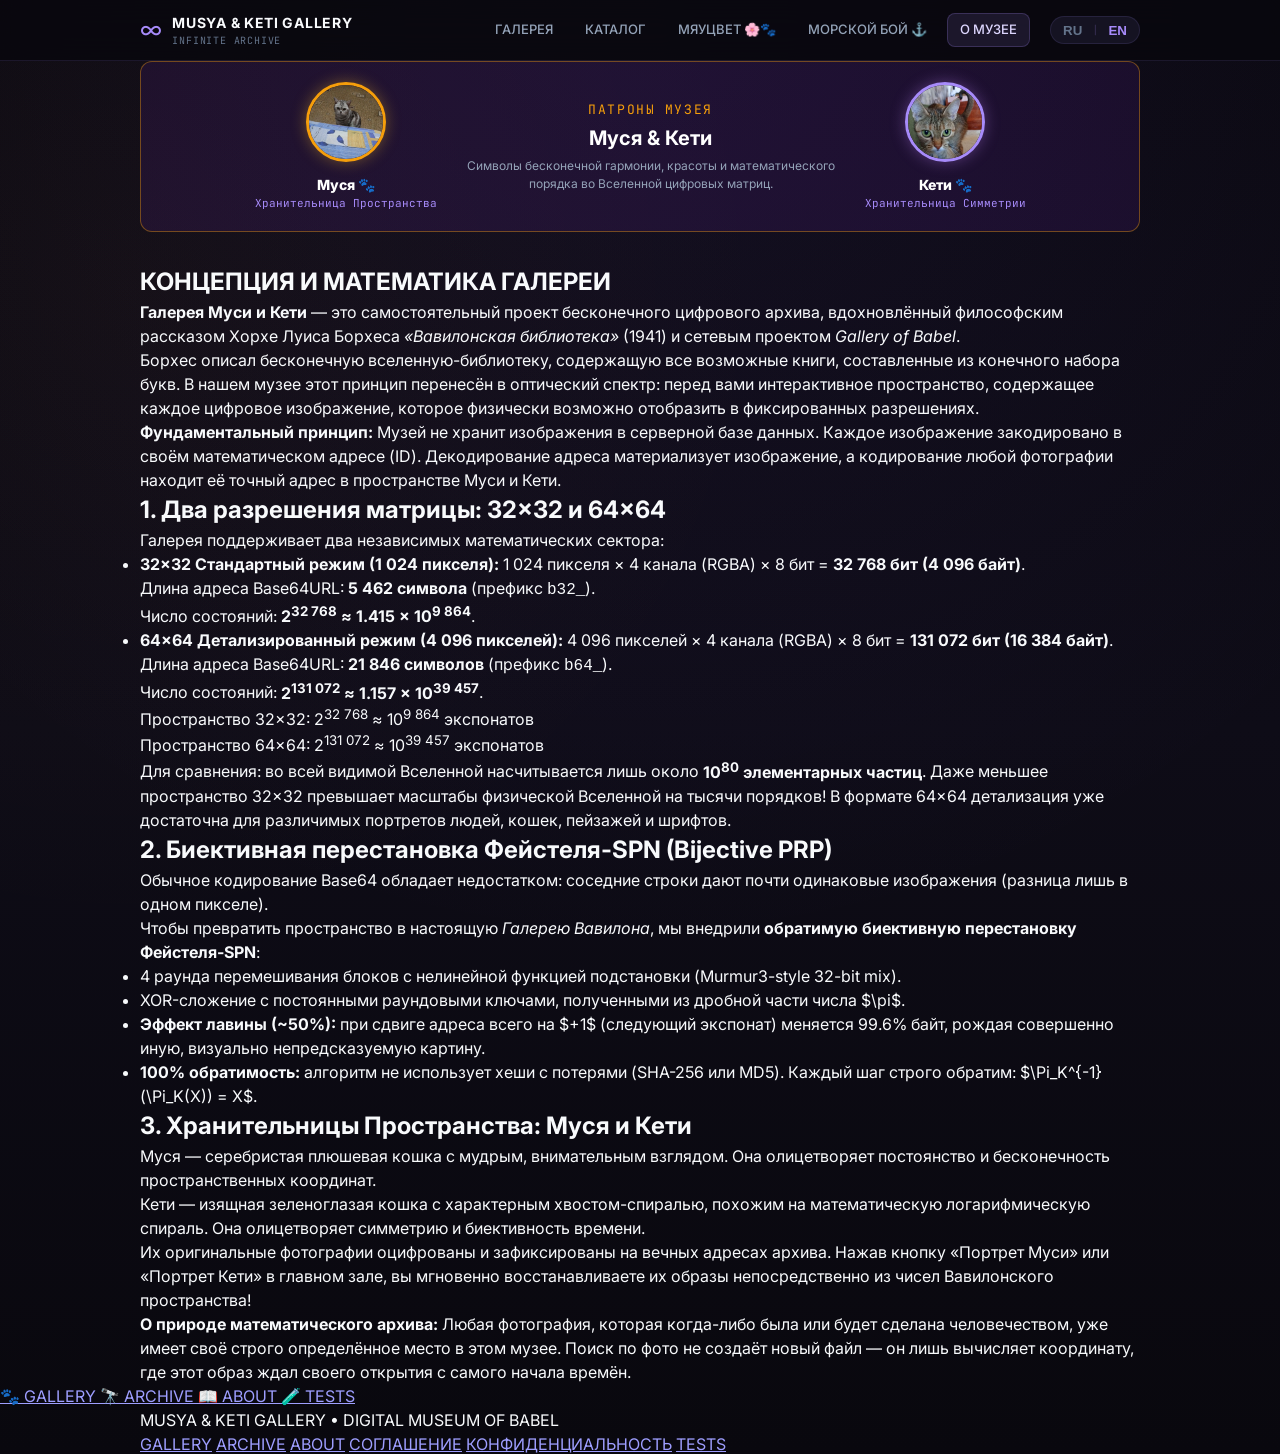
<file: docs/about.html>
<!DOCTYPE html>
<html lang="ru">
<head>
  <meta charset="UTF-8">
  <meta name="viewport" content="width=device-width, initial-scale=1.0, maximum-scale=5.0">
  <title data-i18n="nav_about">О МУЗЕЕ — ГАЛЕРЕЯ МУСИ И КЕТИ</title>
  <meta name="description" content="Философия, математика и история бесконечной галереи Муси и Кети — цифрового музея всех возможных изображений.">
  <link rel="stylesheet" href="style.css">
  <link rel="preconnect" href="https://fonts.googleapis.com">
  <link rel="preconnect" href="https://fonts.gstatic.com" crossorigin>
  <link href="https://fonts.googleapis.com/css2?family=Inter:wght@400;500;600;700;800;900&family=JetBrains+Mono:wght@400;500;700&display=swap" rel="stylesheet">
</head>
<body>

  <!-- Top Navigation Header -->
  <header class="site-header">
    <div class="container header-inner">
      <a href="index.html" class="logo-group">
        <div class="logo-symbol">∞</div>
        <div class="logo-text-wrap">
          <span class="logo-title" data-i18n="site_name">ГАЛЕРЕЯ МУСИ И КЕТИ</span>
          <span class="logo-badge" data-i18n="site_badge">БЕСКОНЕЧНЫЙ МУЗЕЙ</span>
        </div>
      </a>

      <div class="header-nav-group">
        <nav class="site-nav">
          <a href="index.html" class="nav-link">ГАЛЕРЕЯ</a>
          <a href="explore.html" class="nav-link">КАТАЛОГ</a>
          <a href="farm.html" class="nav-link">МЯУЦВЕТ 🌸🐾</a>
          <a href="battleship.html" class="nav-link">МОРСКОЙ БОЙ ⚓</a>
          <a href="about.html" class="nav-link active">О МУЗЕЕ</a>
        </nav>

        <!-- Language Switcher Pill -->
        <div class="lang-switch" role="group" aria-label="Выбор языка">
          <button id="langBtnRu" class="lang-btn active" type="button">RU</button>
          <span class="lang-divider">|</span>
          <button id="langBtnEn" class="lang-btn" type="button">EN</button>
        </div>
      </div>
    </div>
  </header>

  <main class="container">
    <article class="doc-box">
      <!-- Museum Dedication Banner -->
      <div style="display: flex; align-items: center; justify-content: center; gap: 1.5rem; margin-bottom: 2rem; padding: 1.25rem; background: rgba(147, 51, 234, 0.1); border: 1px solid var(--border-gold); border-radius: var(--radius-md);">
        <div style="text-align: center;">
          <img src="assets/musya.jpg" alt="Муся" style="width: 80px; height: 80px; border-radius: 50%; object-fit: cover; border: 3px solid var(--accent-gold); box-shadow: 0 0 15px rgba(251, 191, 36, 0.35);">
          <div style="font-weight: 800; font-size: 0.875rem; margin-top: 0.35rem; color: #fff;">Муся 🐾</div>
          <div style="font-size: 0.6875rem; color: var(--accent-lavender); font-family: var(--font-mono);">Хранительница Пространства</div>
        </div>

        <div style="text-align: center; max-width: 380px;">
          <div style="font-size: 0.8125rem; font-family: var(--font-mono); color: var(--accent-gold); letter-spacing: 0.12em;">ПАТРОНЫ МУЗЕЯ</div>
          <h2 style="margin: 0.25rem 0; font-size: 1.25rem; color: #fff;">Муся & Кети</h2>
          <p style="font-size: 0.75rem; color: var(--text-muted); margin: 0;">Символы бесконечной гармонии, красоты и математического порядка во Вселенной цифровых матриц.</p>
        </div>

        <div style="text-align: center;">
          <img src="assets/keti.jpg" alt="Кети" style="width: 80px; height: 80px; border-radius: 50%; object-fit: cover; object-position: center 25%; border: 3px solid var(--accent-lavender); box-shadow: 0 0 15px rgba(192, 132, 252, 0.35);">
          <div style="font-weight: 800; font-size: 0.875rem; margin-top: 0.35rem; color: #fff;">Кети 🐾</div>
          <div style="font-size: 0.6875rem; color: var(--accent-lavender); font-family: var(--font-mono);">Хранительница Симметрии</div>
        </div>
      </div>

      <h1>КОНЦЕПЦИЯ И МАТЕМАТИКА ГАЛЕРЕИ</h1>
      <p>
        <strong>Галерея Муси и Кети</strong> — это самостоятельный проект бесконечного цифрового архива, вдохновлённый философским рассказом Хорхе Луиса Борхеса <em>«Вавилонская библиотека»</em> (1941) и сетевым проектом <em>Gallery of Babel</em>.
      </p>
      <p>
        Борхес описал бесконечную вселенную-библиотеку, содержащую все возможные книги, составленные из конечного набора букв. В нашем музее этот принцип перенесён в оптический спектр: перед вами интерактивное пространство, содержащее каждое цифровое изображение, которое физически возможно отобразить в фиксированных разрешениях.
      </p>

      <div class="alert-banner alert-info">
        <strong>Фундаментальный принцип:</strong> Музей не хранит изображения в серверной базе данных. Каждое изображение закодировано в своём математическом адресе (ID). Декодирование адреса материализует изображение, а кодирование любой фотографии находит её точный адрес в пространстве Муси и Кети.
      </div>

      <h2>1. Два разрешения матрицы: 32×32 и 64×64</h2>
      <p>
        Галерея поддерживает два независимых математических сектора:
      </p>
      <ul>
        <li>
          <strong>32×32 Стандартный режим (1 024 пикселя):</strong>
          1 024 пикселя × 4 канала (RGBA) × 8 бит = <strong>32 768 бит (4 096 байт)</strong>.<br>
          Длина адреса Base64URL: <strong>5 462 символа</strong> (префикс <code>b32_</code>).<br>
          Число состояний: <strong>2<sup>32 768</sup> ≈ 1.415 × 10<sup>9 864</sup></strong>.
        </li>
        <li>
          <strong>64×64 Детализированный режим (4 096 пикселей):</strong>
          4 096 пикселей × 4 канала (RGBA) × 8 бит = <strong>131 072 бит (16 384 байт)</strong>.<br>
          Длина адреса Base64URL: <strong>21 846 символов</strong> (префикс <code>b64_</code>).<br>
          Число состояний: <strong>2<sup>131 072</sup> ≈ 1.157 × 10<sup>39 457</sup></strong>.
        </li>
      </ul>

      <div class="formula-card">
        Пространство 32×32: 2<sup>32 768</sup> ≈ 10<sup>9 864</sup> экспонатов<br>
        Пространство 64×64: 2<sup>131 072</sup> ≈ 10<sup>39 457</sup> экспонатов
      </div>

      <p>
        Для сравнения: во всей видимой Вселенной насчитывается лишь около <strong>10<sup>80</sup> элементарных частиц</strong>. Даже меньшее пространство 32×32 превышает масштабы физической Вселенной на тысячи порядков! В формате 64×64 детализация уже достаточна для различимых портретов людей, кошек, пейзажей и шрифтов.
      </p>

      <h2>2. Биективная перестановка Фейстеля-SPN (Bijective PRP)</h2>
      <p>
        Обычное кодирование Base64 обладает недостатком: соседние строки дают почти одинаковые изображения (разница лишь в одном пикселе).
      </p>
      <p>
        Чтобы превратить пространство в настоящую <em>Галерею Вавилона</em>, мы внедрили <strong>обратимую биективную перестановку Фейстеля-SPN</strong>:
      </p>
      <ul>
        <li>4 раунда перемешивания блоков с нелинейной функцией подстановки (Murmur3-style 32-bit mix).</li>
        <li>XOR-сложение с постоянными раундовыми ключами, полученными из дробной части числа $\pi$.</li>
        <li><strong>Эффект лавины (~50%):</strong> при сдвиге адреса всего на $+1$ (следующий экспонат) меняется 99.6% байт, рождая совершенно иную, визуально непредсказуемую картину.</li>
        <li><strong>100% обратимость:</strong> алгоритм не использует хеши с потерями (SHA-256 или MD5). Каждый шаг строго обратим: $\Pi_K^{-1}(\Pi_K(X)) = X$.</li>
      </ul>

      <h2>3. Хранительницы Пространства: Муся и Кети</h2>
      <p>
        Муся — серебристая плюшевая кошка с мудрым, внимательным взглядом. Она олицетворяет постоянство и бесконечность пространственных координат.
      </p>
      <p>
        Кети — изящная зеленоглазая кошка с характерным хвостом-спиралью, похожим на математическую логарифмическую спираль. Она олицетворяет симметрию и биективность времени.
      </p>
      <p>
        Их оригинальные фотографии оцифрованы и зафиксированы на вечных адресах архива. Нажав кнопку «Портрет Муси» или «Портрет Кети» в главном зале, вы мгновенно восстанавливаете их образы непосредственно из чисел Вавилонского пространства!
      </p>

      <div class="alert-banner alert-warning">
        <strong>О природе математического архива:</strong> Любая фотография, которая когда-либо была или будет сделана человечеством, уже имеет своё строго определённое место в этом музее. Поиск по фото не создаёт новый файл — он лишь вычисляет координату, где этот образ ждал своего открытия с самого начала времён.
      </div>
    </article>
  </main>

  <!-- Mobile Bottom Navigation Bar -->
  <aside class="mobile-bottom-bar" aria-label="Мобильная навигация">
    <nav class="mobile-bottom-nav">
      <a href="index.html" class="mob-nav-btn">
        <span class="mob-icon">🐾</span>
        <span data-i18n="nav_gallery">Галерея</span>
      </a>
      <a href="explore.html" class="mob-nav-btn">
        <span class="mob-icon">🔭</span>
        <span data-i18n="nav_archive">Зал</span>
      </a>
      <a href="about.html" class="mob-nav-btn active">
        <span class="mob-icon">📖</span>
        <span data-i18n="nav_about">О музее</span>
      </a>
      <a href="tests.html" class="mob-nav-btn">
        <span class="mob-icon">🧪</span>
        <span data-i18n="nav_tests">Тесты</span>
      </a>
    </nav>
  </aside>

  <!-- Site Footer -->
  <footer class="site-footer">
    <div class="container footer-inner">
      <p data-i18n="footer_copy">ГАЛЕРЕЯ МУСИ И КЕТИ • БЕСКОНЕЧНЫЙ ЦИФРОВОЙ МУЗЕЙ</p>
      <div class="footer-links">
        <a href="index.html" data-i18n="nav_gallery">ГАЛЕРЕЯ</a>
        <a href="explore.html" data-i18n="nav_archive">ЗАЛ ЭКСПОНАТОВ</a>
        <a href="about.html" data-i18n="nav_about">О МУЗЕЕ</a>
        <a href="terms.html">СОГЛАШЕНИЕ</a>
        <a href="privacy.html">КОНФИДЕНЦИАЛЬНОСТЬ</a>
        <a href="tests.html" data-i18n="nav_tests">ТЕСТЫ</a>
      </div>
    </div>
  </footer>

  <script src="i18n.js"></script>
</body>
</html>
</file>
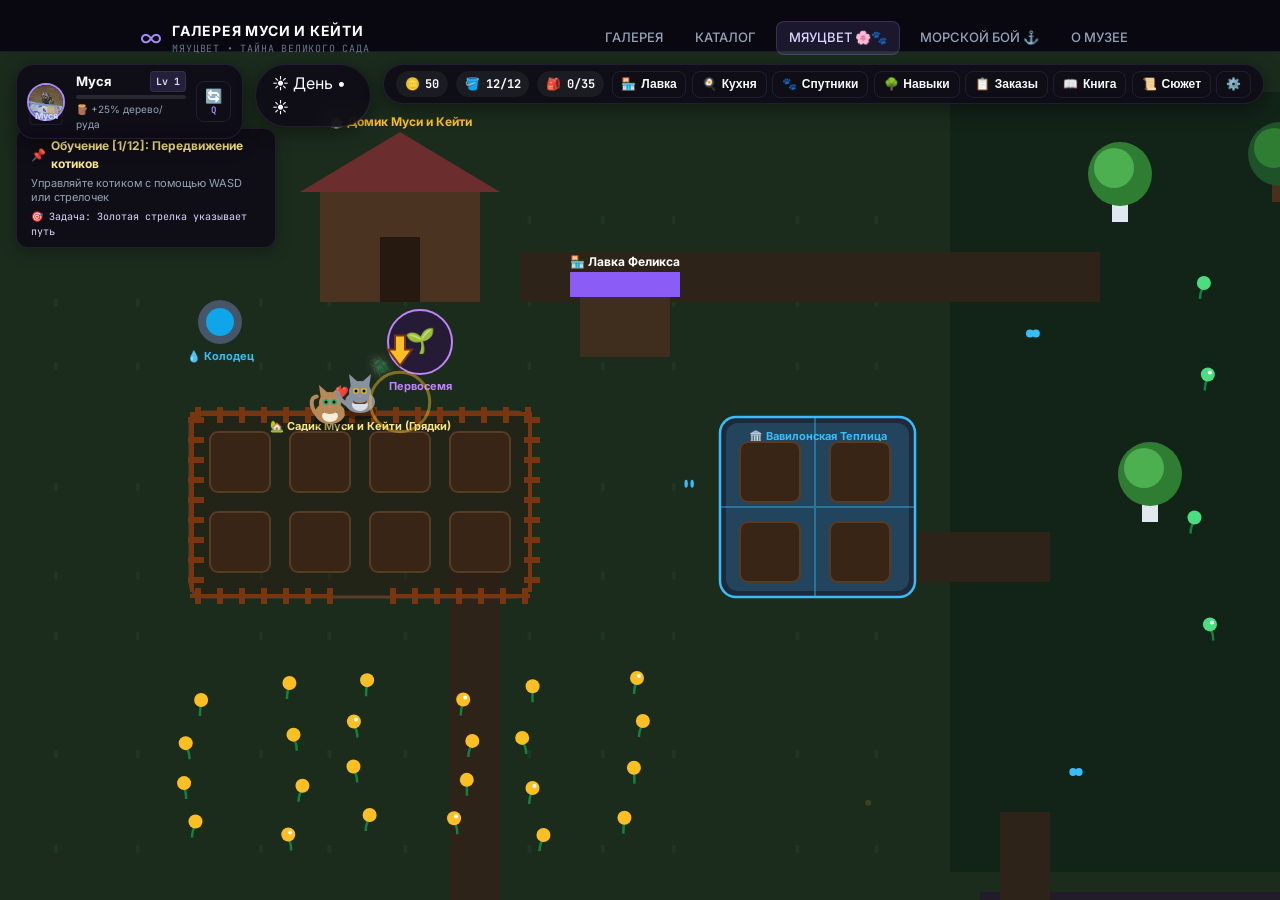
<file: docs/farm.html>
<!DOCTYPE html>
<html lang="ru">
<head>
  <meta charset="UTF-8">
  <meta name="viewport" content="width=device-width, initial-scale=1.0, maximum-scale=1.0, user-scalable=no">
  <title>Мяуцвет — Тайна Великого Сада | Бесконечный цифровой музей Муси и Кейти</title>
  <meta name="description" content="Большое 2D-приключение кошек Муси и Кейти: восстанавливайте 6 биомов Великого сада, собирайте пыльцу, выводите гибриды растений, приручайте волшебных помощников и откройте 6 осколков Первосемени.">
  <link rel="stylesheet" href="style.css">
  <link rel="preconnect" href="https://fonts.googleapis.com">
  <link rel="preconnect" href="https://fonts.gstatic.com" crossorigin>
  <link href="https://fonts.googleapis.com/css2?family=Inter:wght@400;500;600;700;800&family=JetBrains+Mono:wght@400;500;600&display=swap" rel="stylesheet">
</head>
<body class="farm-2d-body">

  <!-- Header -->
  <header class="site-header game-site-header">
    <div class="container header-inner">
      <a href="index.html" class="logo-group">
        <span class="logo-symbol">∞</span>
        <div class="logo-text-wrap">
          <span class="logo-title">ГАЛЕРЕЯ МУСИ И КЕЙТИ</span>
          <span class="logo-badge">МЯУЦВЕТ • ТАЙНА ВЕЛИКОГО САДА</span>
        </div>
      </a>

      <div class="header-nav-group">
        <nav class="site-nav">
          <a href="index.html" class="nav-link">ГАЛЕРЕЯ</a>
          <a href="explore.html" class="nav-link">КАТАЛОГ</a>
          <a href="farm.html" class="nav-link active">МЯУЦВЕТ 🌸🐾</a>
          <a href="battleship.html" class="nav-link">МОРСКОЙ БОЙ ⚓</a>
          <a href="about.html" class="nav-link">О МУЗЕЕ</a>
        </nav>
      </div>
    </div>
  </header>

  <!-- Master Game Viewport Container -->
  <main class="game-viewport-container" id="gameViewportContainer">
    
    <!-- Game Canvas Viewport -->
    <canvas id="gameCanvas" width="960" height="600"></canvas>

    <!-- Top HUD Floating Layer -->
    <div class="game-hud-top" id="gameHudTop">
      
      <!-- 1. Cat Profile & Switcher -->
      <div class="hud-cat-pill" id="hudCatProfile" title="Клавиша Q — смена кошки">
        <div class="hud-cat-avatar-wrap">
          <img id="hudCatAvatar" src="assets/musya.jpg" alt="Активная кошка" class="hud-cat-avatar">
          <span class="hud-cat-indicator" id="hudCatBadge">Муся</span>
        </div>
        <div class="hud-cat-info">
          <div class="hud-cat-row">
            <span class="hud-cat-name" id="hudCatName">Муся</span>
            <span class="hud-lvl-tag" id="hudLvlTag">Lv 1</span>
          </div>
          <div class="hud-xp-track" title="Опыт">
            <div class="hud-xp-fill" id="hudXpFill" style="width: 0%;"></div>
          </div>
          <div class="hud-perk-hint" id="hudPerkHint">🪵 +25% дерево/руда</div>
        </div>
        <button type="button" class="hud-swap-btn" id="hudSwapBtn" title="Сменить кошку (клавиша Q)">
          <span class="swap-icon">🔄</span>
          <span class="swap-key">Q</span>
        </button>
      </div>

      <!-- 2. Time & Weather & Combo Banner -->
      <div class="hud-center-group">
        <div class="hud-zone-pill" id="hudTimeWeatherPill">
          ☀️ День • ☀️ Ясно
        </div>
        <!-- Combo Pill -->
        <div class="hud-combo-pill" id="hudComboPill" style="display: none;">
          <span class="combo-icon">⚡</span>
          <span class="combo-text">КОМБО: <strong id="hudComboCount">0</strong> (<span id="hudComboMultiplier">x1.25</span>)</span>
        </div>
      </div>

      <!-- 3. Resources & Action Modals -->
      <div class="hud-actions-pill">
        
        <!-- Coins -->
        <div class="hud-stat-chip" title="Золотые монеты">
          <span class="chip-icon">🪙</span>
          <span class="chip-val" id="hudCoins">60</span>
        </div>

        <!-- Water In Can -->
        <div class="hud-stat-chip" title="Вода в лейке">
          <span class="chip-icon">🪣</span>
          <span class="chip-val" id="hudWaterCan">12/12</span>
        </div>

        <!-- Backpack -->
        <div class="hud-stat-chip" title="Вместимость рюкзака">
          <span class="chip-icon">🎒</span>
          <span class="chip-val"><span id="hudBackpackCount">0</span>/<span id="hudBackpackCap">35</span></span>
        </div>

        <!-- Action Triggers -->
        <div class="hud-buttons-row">
          <button type="button" class="hud-tool-btn" id="openShopBtn" title="Лавка торговца Феликса">
            <span>🏪</span>
            <span class="hud-btn-lbl">Лавка</span>
          </button>
          <button type="button" class="hud-tool-btn" id="openWorkshopBtn" title="Кулинария и Мастерская">
            <span>🍳</span>
            <span class="hud-btn-lbl">Кухня</span>
          </button>
          <button type="button" class="hud-tool-btn" id="openHelpersBtn" title="Помощники и Питомцы">
            <span>🐾</span>
            <span class="hud-btn-lbl">Спутники</span>
          </button>
          <button type="button" class="hud-tool-btn" id="openSkillTreeBtn" title="Дерево навыков сада">
            <span>🌳</span>
            <span class="hud-btn-lbl">Навыки</span>
          </button>
          <button type="button" class="hud-tool-btn" id="openOrderBoardBtn" title="Доска заказов">
            <span>📋</span>
            <span class="hud-btn-lbl">Заказы</span>
          </button>
          <button type="button" class="hud-tool-btn" id="openCollectionBtn" title="Энциклопедия флоры и минералов">
            <span>📖</span>
            <span class="hud-btn-lbl">Книга</span>
          </button>
          <button type="button" class="hud-tool-btn" id="openQuestsBtn" title="Сюжетные главы и осколки Первосемени">
            <span>📜</span>
            <span class="hud-btn-lbl">Сюжет</span>
          </button>
          <button type="button" class="hud-tool-btn" id="openSettingsBtn" title="Звук, настройки и сохранения">
            <span>⚙️</span>
          </button>
        </div>

      </div>
    </div>

    <!-- Pinned Mini-Quest Tracker -->
    <div class="hud-mini-quest" id="hudMiniQuest">
      <div class="mini-quest-header">
        <span class="quest-pin-icon">📌</span>
        <strong id="miniQuestTitle">Глава 1: Пробуждение Первосемени</strong>
      </div>
      <div class="mini-quest-desc" id="miniQuestDesc">Соберите 30 солнечной пыльцы на ромашковой поляне (0/30)</div>
      <div class="mini-quest-reward" id="miniQuestReward">Награда: Активация Осколка Солнца</div>
    </div>

    <!-- Dynamic Context Prompt -->
    <div class="interaction-prompt" id="interactionPrompt" style="display: none;">
      <span class="prompt-key" id="promptKey">E</span>
      <span class="prompt-text" id="promptText">Взаимодействовать</span>
    </div>

    <!-- Mobile Virtual Touch Controls -->
    <div class="mobile-touch-layer" id="mobileTouchLayer">
      <div class="virtual-joystick-zone" id="joystickZone">
        <div class="virtual-joystick-base" id="joystickBase">
          <div class="virtual-joystick-thumb" id="joystickThumb"></div>
        </div>
      </div>
      <div class="virtual-buttons-zone">
        <button type="button" class="vbtn vbtn-swap" id="vbtnSwap" title="Смена кошки">🐱</button>
        <button type="button" class="vbtn vbtn-action" id="vbtnAction" title="Действие инструментом (Пробел)">⚡</button>
        <button type="button" class="vbtn vbtn-interact" id="vbtnInteract" title="Взаимодействие (Е)">🐾 E</button>
      </div>
    </div>

    <!-- Floating Game Toast -->
    <div class="game-toast" id="gameToast"></div>

  </main>

  <!-- =========================================
       MODALS & DIALOGS
       ========================================= -->

  <!-- 1. Felix Shop Modal -->
  <div id="shopModal" class="modal-overlay" role="dialog" aria-modal="true" style="display: none;">
    <div class="modal-window game-modal shop-modal">
      <div class="modal-header">
        <div class="modal-header-title">
          <span class="modal-icon">🏪</span>
          <div>
            <h3 class="modal-title">Лавка торговца Феликса</h3>
            <p class="modal-subtitle">Покупайте семена, продавайте урожай и заказывайте инструменты</p>
          </div>
        </div>
        <button type="button" class="modal-close" data-close-modal="shopModal">✕</button>
      </div>

      <div class="shop-tabs">
        <button type="button" class="shop-tab active" data-shop-tab="sell">💰 Продажа урожая</button>
        <button type="button" class="shop-tab" data-shop-tab="seeds">🌱 Покупка семян</button>
      </div>

      <!-- Sell Tab -->
      <div class="shop-tab-content active" id="shopTabSell">
        <div class="shop-grid" id="sellItemsGrid"></div>
      </div>

      <!-- Seeds Tab -->
      <div class="shop-tab-content" id="shopTabSeeds" style="display: none;">
        <div class="shop-grid" id="seedsItemsGrid"></div>
      </div>
    </div>
  </div>

  <!-- 2. Cooking & Workshop Modal -->
  <div id="workshopModal" class="modal-overlay" role="dialog" aria-modal="true" style="display: none;">
    <div class="modal-window game-modal">
      <div class="modal-header">
        <div class="modal-header-title">
          <span class="modal-icon">🍳</span>
          <div>
            <h3 class="modal-title">Кулинария и Мастерская Великого Сада</h3>
            <p class="modal-subtitle">Готовьте изысканные блюда, дарующие котикам временные ускорения и бонусы</p>
          </div>
        </div>
        <button type="button" class="modal-close" data-close-modal="workshopModal">✕</button>
      </div>
      <div class="upgrades-list" id="cookingList"></div>
    </div>
  </div>

  <!-- 3. Helpers / Pets Modal -->
  <div id="helpersModal" class="modal-overlay" role="dialog" aria-modal="true" style="display: none;">
    <div class="modal-window game-modal">
      <div class="modal-header">
        <div class="modal-header-title">
          <span class="modal-icon">🐾</span>
          <div>
            <h3 class="modal-title">Волшебные Помощники Сада</h3>
            <p class="modal-subtitle">Приручайте маленьких духов, собирающих пыльцу и помогающих в шахтах и на озере</p>
          </div>
        </div>
        <button type="button" class="modal-close" data-close-modal="helpersModal">✕</button>
      </div>
      <div class="collection-items-grid" id="helpersGrid"></div>
    </div>
  </div>

  <!-- 4. Skill Tree Modal -->
  <div id="skillsModal" class="modal-overlay" role="dialog" aria-modal="true" style="display: none;">
    <div class="modal-window game-modal">
      <div class="modal-header">
        <div class="modal-header-title">
          <span class="modal-icon">🌳</span>
          <div>
            <h3 class="modal-title">Древо Талантов Садовода</h3>
            <p class="modal-subtitle">Доступно очков навыков: <strong class="gold-val" id="skillPointsCount">0</strong></p>
          </div>
        </div>
        <button type="button" class="modal-close" data-close-modal="skillsModal">✕</button>
      </div>
      <div class="settings-content" id="skillTreeList"></div>
    </div>
  </div>

  <!-- 5. Order Board Modal -->
  <div id="ordersModal" class="modal-overlay" role="dialog" aria-modal="true" style="display: none;">
    <div class="modal-window game-modal">
      <div class="modal-header">
        <div class="modal-header-title">
          <span class="modal-icon">📋</span>
          <div>
            <h3 class="modal-title">Доска Заказов Жителей</h3>
            <p class="modal-subtitle">Выполняйте поставки трав, древесины и руды за щедрые награды</p>
          </div>
        </div>
        <button type="button" class="modal-close" data-close-modal="ordersModal">✕</button>
      </div>
      <div class="quests-list" id="ordersList"></div>
    </div>
  </div>

  <!-- 6. Encyclopedia Modal -->
  <div id="encyclopediaModal" class="modal-overlay" role="dialog" aria-modal="true" style="display: none;">
    <div class="modal-window game-modal">
      <div class="modal-header">
        <div class="modal-header-title">
          <span class="modal-icon">📖</span>
          <div>
            <h3 class="modal-title">Энциклопедия Флоры и Минералов</h3>
            <p class="modal-subtitle">30+ уникальных растений, мутации, руды и редкие обитатели глубин</p>
          </div>
        </div>
        <button type="button" class="modal-close" data-close-modal="encyclopediaModal">✕</button>
      </div>
      <div class="collection-items-grid" id="encyclopediaGrid"></div>
    </div>
  </div>

  <!-- 7. Story Chapters & Shards Modal -->
  <div id="questsModal" class="modal-overlay" role="dialog" aria-modal="true" style="display: none;">
    <div class="modal-window game-modal">
      <div class="modal-header">
        <div class="modal-header-title">
          <span class="modal-icon">📜</span>
          <div>
            <h3 class="modal-title">Главы Сюжета и Осколки Первосемени</h3>
            <p class="modal-subtitle">Соберите 6 осколков по всем биомам, чтобы вернуть Великому саду первозданную магию</p>
          </div>
        </div>
        <button type="button" class="modal-close" data-close-modal="questsModal">✕</button>
      </div>
      <div class="quests-list" id="chaptersList"></div>
    </div>
  </div>

  <!-- 8. Settings & Audio Modal -->
  <div id="settingsModal" class="modal-overlay" role="dialog" aria-modal="true" style="display: none;">
    <div class="modal-window game-modal">
      <div class="modal-header">
        <div class="modal-header-title">
          <span class="modal-icon">⚙️</span>
          <div>
            <h3 class="modal-title">Настройки игры и Звука</h3>
            <p class="modal-subtitle">Управление атмосферной музыкой и сохранённым прогрессом</p>
          </div>
        </div>
        <button type="button" class="modal-close" data-close-modal="settingsModal">✕</button>
      </div>
      <div class="settings-content">
        <div class="settings-card">
          <h4>🔊 Звуковое окружение</h4>
          <p>Процедурная фоновая музыка подстраивается под каждый биом и время суток.</p>
          <div class="settings-btn-row">
            <button type="button" class="btn btn-primary btn-sm" id="btnToggleMute">🔊 Звук включен</button>
          </div>
        </div>
        <div class="settings-card">
          <h4>💾 Сохранения</h4>
          <p>Игра сохраняется автоматически каждые несколько секунд в памяти браузера.</p>
        </div>
      </div>
    </div>
  </div>

  <!-- 9. Tutorial Dialogue Cutscene Modal -->
  <div id="tutorialModal" class="modal-overlay" role="dialog" aria-modal="true" style="display: none;">
    <div class="modal-window game-modal tutorial-modal">
      <div class="tutorial-speaker-wrap">
        <img id="tutSpeakerAvatar" src="assets/musya.jpg" alt="Говорящий" class="tutorial-avatar">
        <strong id="tutSpeakerName" class="tutorial-speaker-name">Муся</strong>
      </div>
      <div class="tutorial-content">
        <h4 id="tutTitle" class="tutorial-title">Пробуждение</h4>
        <p id="tutBodyText" class="tutorial-text">...</p>
        <button type="button" class="btn btn-primary btn-sm" data-close-modal="tutorialModal">Понятно, вперёд! 🐾</button>
      </div>
    </div>
  </div>

  <!-- Seed Selector Popup -->
  <div id="seedSelectorPopup" class="seed-selector-popup" style="display: none;">
    <div class="seed-popup-header">Выберите семена для посадки:</div>
    <div class="seed-options-list" id="seedOptionsList"></div>
    <button type="button" class="seed-popup-cancel" onclick="document.getElementById('seedSelectorPopup').style.display='none'">Отмена</button>
  </div>

  <!-- Mathematical Core & Game Scripts -->
  <script src="permutation.js"></script>
  <script src="encoder.js"></script>
  <script src="decoder.js"></script>
  <script src="generator.js"></script>
  <script src="cat_data.js"></script>
  <script src="catalog.js"></script>

  <!-- MeowBloom Modular Architecture Scripts -->
  <script src="farm_data.js"></script>
  <script src="farm_audio.js"></script>
  <script src="farm_engine.js"></script>
  <script src="farm_render.js"></script>
  <script src="farm_ui.js"></script>
  <script src="farm_game.js"></script>
</body>
</html>
</file>
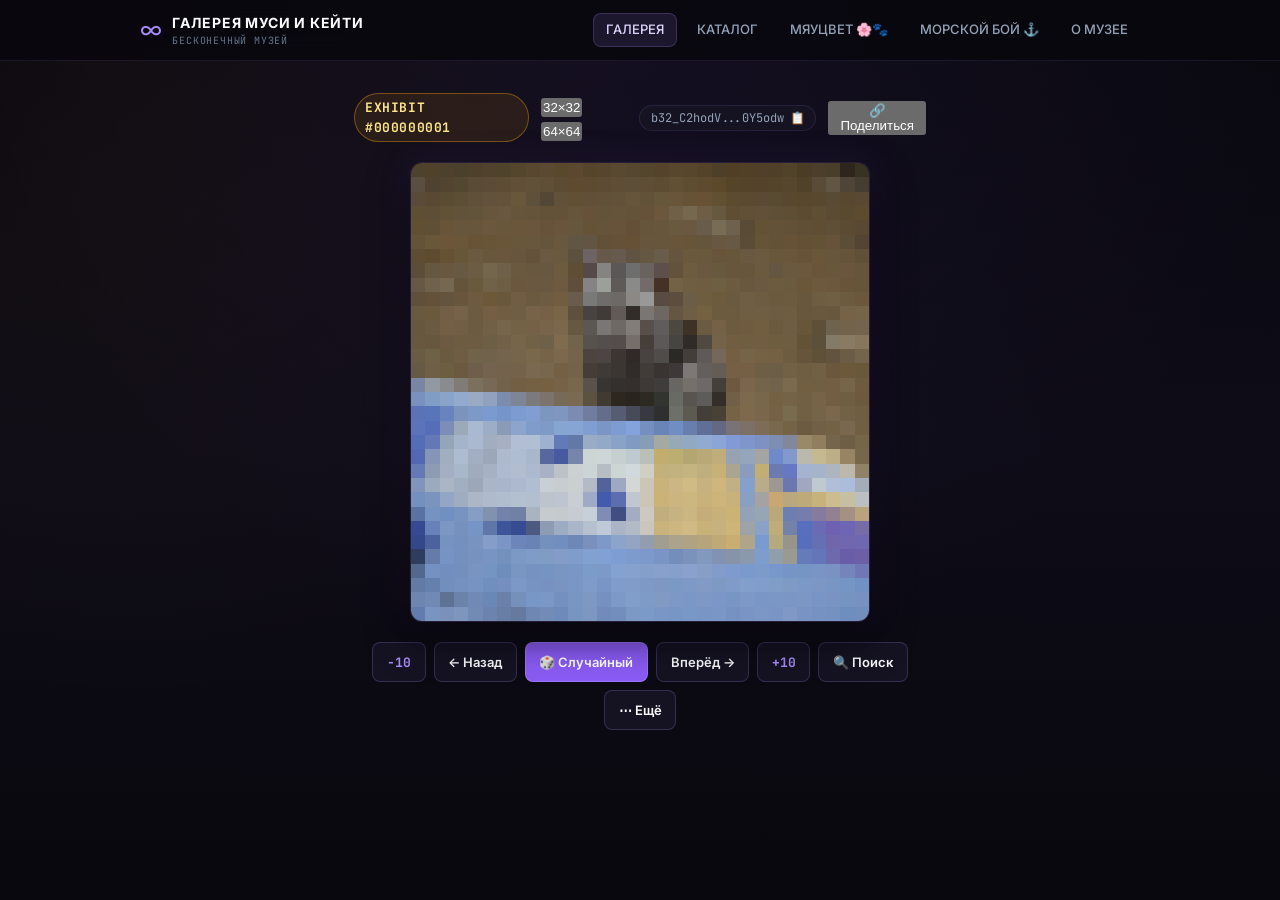
<file: docs/image.html>
<!DOCTYPE html>
<html lang="ru">
<head>
  <meta charset="UTF-8">
  <title>Перенаправление в Галерею Муси и Кейти</title>
  <script>
    const p = window.location.search || '';
    window.location.replace('index.html' + p);
  </script>
</head>
<body style="background: #09080e; color: #fff; font-family: sans-serif; display: flex; align-items: center; justify-content: center; height: 100vh;">
  <p>Загрузка экспоната... <a href="index.html" style="color: #a78bfa;">Нажмите здесь, если переход не произошёл</a></p>
</body>
</html>
</file>
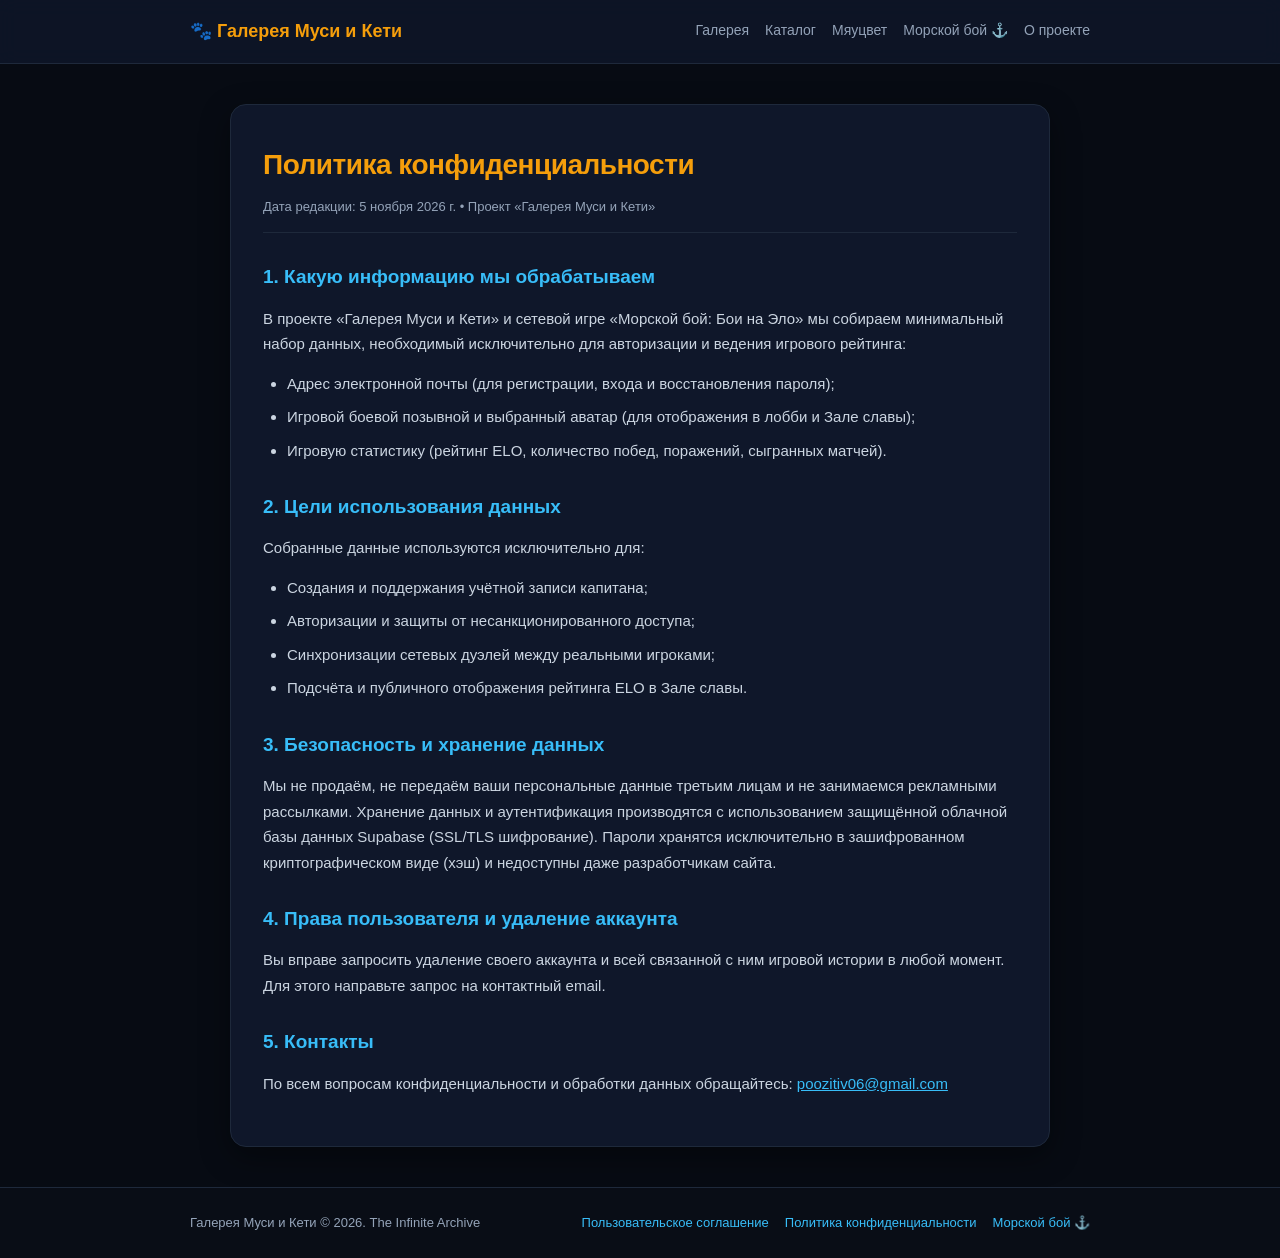
<file: docs/privacy.html>
<!DOCTYPE html>
<html lang="ru">
<head>
  <meta charset="UTF-8">
  <meta name="viewport" content="width=device-width, initial-scale=1.0">
  <title>Политика конфиденциальности — Галерея Муси и Кети: Морской бой</title>
  <meta name="description" content="Политика конфиденциальности проекта Галерея Муси и Кети и игры Морской бой.">
  <link rel="icon" href="data:image/svg+xml,<svg xmlns=%22http://www.w3.org/2000/svg%22 viewBox=%220 0 100 100%22><text y=%22.9em%22 font-size=%2290%22>🐾</text></svg>">
  <style>
    :root {
      --bg: #070b13;
      --card-bg: #0f172a;
      --card-border: #1e293b;
      --text: #e2e8f0;
      --text-muted: #94a3b8;
      --accent: #38bdf8;
      --accent-gold: #f59e0b;
    }
    * {
      box-sizing: border-box;
      margin: 0;
      padding: 0;
    }
    body {
      background-color: var(--bg);
      color: var(--text);
      font-family: -apple-system, BlinkMacSystemFont, 'Segoe UI', Roboto, Helvetica, Arial, sans-serif;
      line-height: 1.7;
      padding: 0;
      margin: 0;
      min-height: 100vh;
      display: flex;
      flex-direction: column;
    }
    header {
      background: rgba(15, 23, 42, 0.85);
      backdrop-filter: blur(10px);
      border-bottom: 1px solid var(--card-border);
      padding: 16px 24px;
      position: sticky;
      top: 0;
      z-index: 100;
    }
    .header-inner {
      max-width: 900px;
      margin: 0 auto;
      display: flex;
      justify-content: space-between;
      align-items: center;
      flex-wrap: wrap;
      gap: 12px;
    }
    .logo {
      color: var(--accent-gold);
      font-weight: 800;
      font-size: 18px;
      text-decoration: none;
      display: flex;
      align-items: center;
      gap: 8px;
    }
    .nav-links {
      display: flex;
      gap: 16px;
    }
    .nav-links a {
      color: var(--text-muted);
      text-decoration: none;
      font-size: 14px;
      transition: color 0.2s;
    }
    .nav-links a:hover {
      color: var(--accent);
    }
    .content-wrap {
      max-width: 860px;
      margin: 40px auto;
      padding: 0 20px;
      flex: 1;
    }
    .card {
      background: var(--card-bg);
      border: 1px solid var(--card-border);
      border-radius: 16px;
      padding: 36px 32px;
      box-shadow: 0 10px 30px rgba(0,0,0,0.4);
    }
    h1 {
      color: var(--accent-gold);
      font-size: 28px;
      margin-bottom: 8px;
      letter-spacing: -0.5px;
    }
    .subtitle {
      color: var(--text-muted);
      font-size: 13px;
      margin-bottom: 28px;
      border-bottom: 1px solid var(--card-border);
      padding-bottom: 14px;
    }
    h2 {
      color: var(--accent);
      font-size: 19px;
      margin: 28px 0 12px;
    }
    p, ul {
      margin-bottom: 14px;
      color: #cbd5e1;
      font-size: 15px;
    }
    ul {
      margin-left: 24px;
    }
    li {
      margin-bottom: 8px;
    }
    footer {
      border-top: 1px solid var(--card-border);
      padding: 24px 20px;
      text-align: center;
      font-size: 13px;
      color: var(--text-muted);
      background: #090d16;
    }
    footer a {
      color: var(--accent);
      text-decoration: none;
    }
    footer a:hover {
      text-decoration: underline;
    }
  </style>
</head>
<body>

  <header>
    <div class="header-inner">
      <a href="index.html" class="logo">🐾 Галерея Муси и Кети</a>
      <nav class="nav-links">
        <a href="index.html">Галерея</a>
        <a href="explore.html">Каталог</a>
        <a href="farm.html">Мяуцвет</a>
        <a href="battleship.html">Морской бой ⚓</a>
        <a href="about.html">О проекте</a>
      </nav>
    </div>
  </header>

  <main class="content-wrap">
    <div class="card">
      <h1>Политика конфиденциальности</h1>
      <div class="subtitle">Дата редакции: 5 ноября 2026 г. • Проект «Галерея Муси и Кети»</div>
      
      <h2>1. Какую информацию мы обрабатываем</h2>
      <p>
        В проекте «Галерея Муси и Кети» и сетевой игре «Морской бой: Бои на Эло» мы собираем минимальный набор данных, 
        необходимый исключительно для авторизации и ведения игрового рейтинга:
      </p>
      <ul>
        <li>Адрес электронной почты (для регистрации, входа и восстановления пароля);</li>
        <li>Игровой боевой позывной и выбранный аватар (для отображения в лобби и Зале славы);</li>
        <li>Игровую статистику (рейтинг ELO, количество побед, поражений, сыгранных матчей).</li>
      </ul>

      <h2>2. Цели использования данных</h2>
      <p>Собранные данные используются исключительно для:</p>
      <ul>
        <li>Создания и поддержания учётной записи капитана;</li>
        <li>Авторизации и защиты от несанкционированного доступа;</li>
        <li>Синхронизации сетевых дуэлей между реальными игроками;</li>
        <li>Подсчёта и публичного отображения рейтинга ELO в Зале славы.</li>
      </ul>

      <h2>3. Безопасность и хранение данных</h2>
      <p>
        Мы не продаём, не передаём ваши персональные данные третьим лицам и не занимаемся рекламными рассылками. 
        Хранение данных и аутентификация производятся с использованием защищённой облачной базы данных Supabase (SSL/TLS шифрование). 
        Пароли хранятся исключительно в зашифрованном криптографическом виде (хэш) и недоступны даже разработчикам сайта.
      </p>

      <h2>4. Права пользователя и удаление аккаунта</h2>
      <p>
        Вы вправе запросить удаление своего аккаунта и всей связанной с ним игровой истории в любой момент. 
        Для этого направьте запрос на контактный email.
      </p>

      <h2>5. Контакты</h2>
      <p>
        По всем вопросам конфиденциальности и обработки данных обращайтесь: 
        <a href="mailto:poozitiv06@gmail.com" style="color: var(--accent);">poozitiv06@gmail.com</a>
      </p>
    </div>
  </main>

  <footer>
    <div style="max-width: 900px; margin: 0 auto; display: flex; justify-content: space-between; align-items: center; flex-wrap: wrap; gap: 12px;">
      <div>Галерея Муси и Кети © 2026. The Infinite Archive</div>
      <div style="display: flex; gap: 16px;">
        <a href="terms.html">Пользовательское соглашение</a>
        <a href="privacy.html">Политика конфиденциальности</a>
        <a href="battleship.html">Морской бой ⚓</a>
      </div>
    </div>
  </footer>

</body>
</html>
</file>
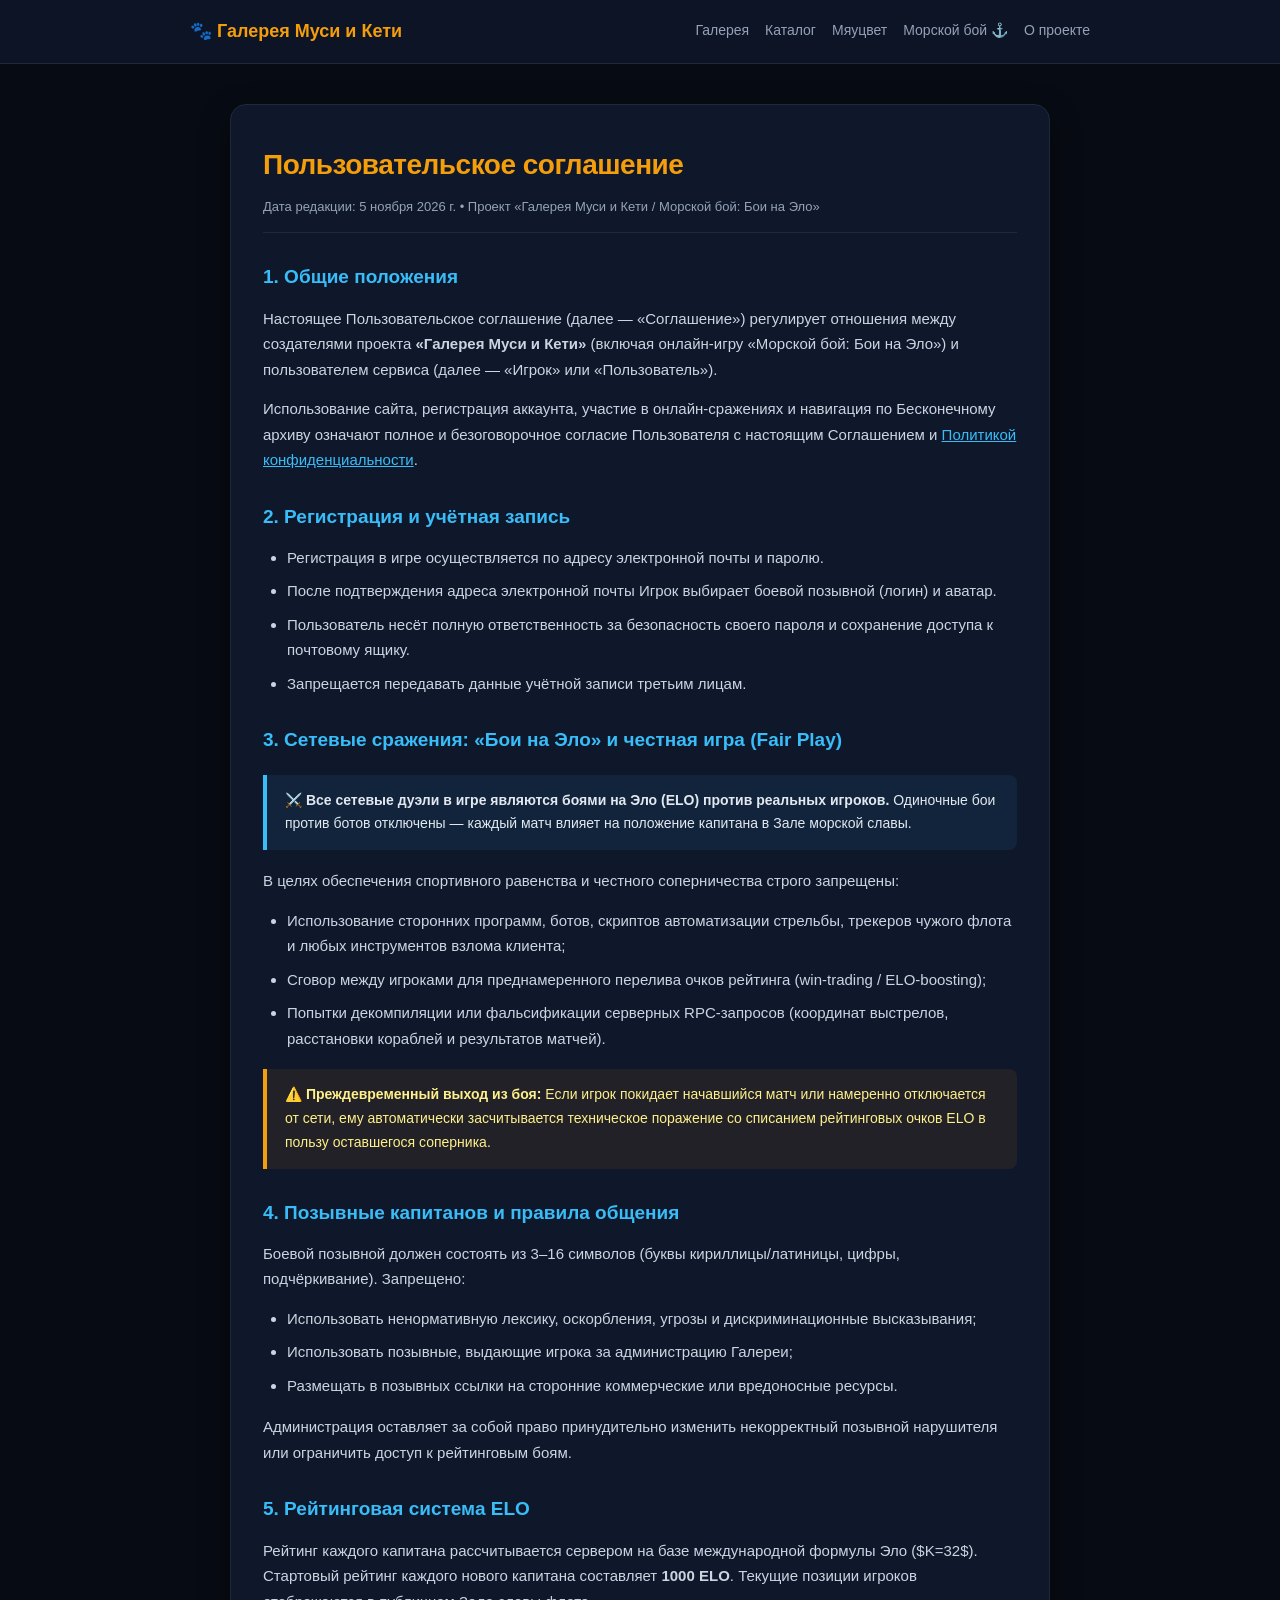
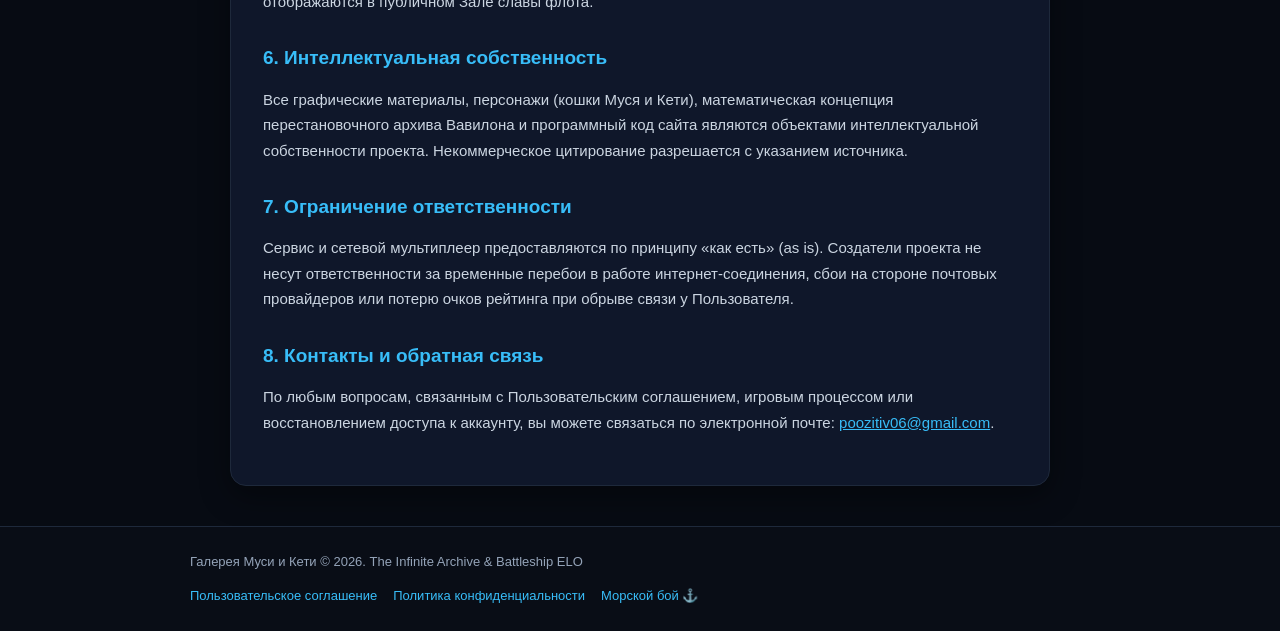
<file: docs/terms.html>
<!DOCTYPE html>
<html lang="ru">
<head>
  <meta charset="UTF-8">
  <meta name="viewport" content="width=device-width, initial-scale=1.0">
  <title>Пользовательское соглашение — Галерея Муси и Кети: Морской бой</title>
  <meta name="description" content="Пользовательское соглашение и правила участия в сетевых боях на Эло проекта Галерея Муси и Кети.">
  <link rel="icon" href="data:image/svg+xml,<svg xmlns=%22http://www.w3.org/2000/svg%22 viewBox=%220 0 100 100%22><text y=%22.9em%22 font-size=%2290%22>🐾</text></svg>">
  <style>
    :root {
      --bg: #070b13;
      --card-bg: #0f172a;
      --card-border: #1e293b;
      --text: #e2e8f0;
      --text-muted: #94a3b8;
      --accent: #38bdf8;
      --accent-gold: #f59e0b;
      --accent-green: #10b981;
    }
    * {
      box-sizing: border-box;
      margin: 0;
      padding: 0;
    }
    body {
      background-color: var(--bg);
      color: var(--text);
      font-family: -apple-system, BlinkMacSystemFont, 'Segoe UI', Roboto, Helvetica, Arial, sans-serif;
      line-height: 1.7;
      padding: 0;
      margin: 0;
      min-height: 100vh;
      display: flex;
      flex-direction: column;
    }
    header {
      background: rgba(15, 23, 42, 0.85);
      backdrop-filter: blur(10px);
      border-bottom: 1px solid var(--card-border);
      padding: 16px 24px;
      position: sticky;
      top: 0;
      z-index: 100;
    }
    .header-inner {
      max-width: 900px;
      margin: 0 auto;
      display: flex;
      justify-content: space-between;
      align-items: center;
      flex-wrap: wrap;
      gap: 12px;
    }
    .logo {
      color: var(--accent-gold);
      font-weight: 800;
      font-size: 18px;
      text-decoration: none;
      display: flex;
      align-items: center;
      gap: 8px;
    }
    .nav-links {
      display: flex;
      gap: 16px;
    }
    .nav-links a {
      color: var(--text-muted);
      text-decoration: none;
      font-size: 14px;
      transition: color 0.2s;
    }
    .nav-links a:hover {
      color: var(--accent);
    }
    .content-wrap {
      max-width: 860px;
      margin: 40px auto;
      padding: 0 20px;
      flex: 1;
    }
    .terms-card {
      background: var(--card-bg);
      border: 1px solid var(--card-border);
      border-radius: 16px;
      padding: 36px 32px;
      box-shadow: 0 10px 30px rgba(0,0,0,0.4);
    }
    h1 {
      color: var(--accent-gold);
      font-size: 28px;
      margin-bottom: 8px;
      letter-spacing: -0.5px;
    }
    .subtitle {
      color: var(--text-muted);
      font-size: 13px;
      margin-bottom: 28px;
      border-bottom: 1px solid var(--card-border);
      padding-bottom: 14px;
    }
    h2 {
      color: var(--accent);
      font-size: 19px;
      margin: 28px 0 12px;
      display: flex;
      align-items: center;
      gap: 8px;
    }
    p {
      margin-bottom: 14px;
      color: #cbd5e1;
      font-size: 15px;
    }
    ul, ol {
      margin-left: 24px;
      margin-bottom: 16px;
      color: #cbd5e1;
      font-size: 15px;
    }
    li {
      margin-bottom: 8px;
    }
    .callout {
      background: rgba(56, 189, 248, 0.08);
      border-left: 4px solid var(--accent);
      padding: 14px 18px;
      border-radius: 0 8px 8px 0;
      margin: 18px 0;
      font-size: 14px;
      color: #e2e8f0;
    }
    .callout-warning {
      background: rgba(245, 158, 11, 0.08);
      border-left-color: var(--accent-gold);
      color: #fef08a;
    }
    footer {
      border-top: 1px solid var(--card-border);
      padding: 24px 20px;
      text-align: center;
      font-size: 13px;
      color: var(--text-muted);
      background: #090d16;
    }
    footer a {
      color: var(--accent);
      text-decoration: none;
    }
    footer a:hover {
      text-decoration: underline;
    }
  </style>
</head>
<body>

  <header>
    <div class="header-inner">
      <a href="index.html" class="logo">🐾 Галерея Муси и Кети</a>
      <nav class="nav-links">
        <a href="index.html">Галерея</a>
        <a href="explore.html">Каталог</a>
        <a href="farm.html">Мяуцвет</a>
        <a href="battleship.html">Морской бой ⚓</a>
        <a href="about.html">О проекте</a>
      </nav>
    </div>
  </header>

  <main class="content-wrap">
    <div class="terms-card">
      <h1>Пользовательское соглашение</h1>
      <div class="subtitle">Дата редакции: 5 ноября 2026 г. • Проект «Галерея Муси и Кети / Морской бой: Бои на Эло»</div>

      <h2>1. Общие положения</h2>
      <p>
        Настоящее Пользовательское соглашение (далее — «Соглашение») регулирует отношения между создателями проекта 
        <strong>«Галерея Муси и Кети»</strong> (включая онлайн-игру «Морской бой: Бои на Эло») и пользователем сервиса 
        (далее — «Игрок» или «Пользователь»).
      </p>
      <p>
        Использование сайта, регистрация аккаунта, участие в онлайн-сражениях и навигация по Бесконечному архиву означают 
        полное и безоговорочное согласие Пользователя с настоящим Соглашением и 
        <a href="privacy.html" style="color: var(--accent);">Политикой конфиденциальности</a>.
      </p>

      <h2>2. Регистрация и учётная запись</h2>
      <ul>
        <li>Регистрация в игре осуществляется по адресу электронной почты и паролю.</li>
        <li>После подтверждения адреса электронной почты Игрок выбирает боевой позывной (логин) и аватар.</li>
        <li>Пользователь несёт полную ответственность за безопасность своего пароля и сохранение доступа к почтовому ящику.</li>
        <li>Запрещается передавать данные учётной записи третьим лицам.</li>
      </ul>

      <h2>3. Сетевые сражения: «Бои на Эло» и честная игра (Fair Play)</h2>
      <div class="callout">
        <strong>⚔️ Все сетевые дуэли в игре являются боями на Эло (ELO) против реальных игроков.</strong> 
        Одиночные бои против ботов отключены — каждый матч влияет на положение капитана в Зале морской славы.
      </div>
      <p>В целях обеспечения спортивного равенства и честного соперничества строго запрещены:</p>
      <ul>
        <li>Использование сторонних программ, ботов, скриптов автоматизации стрельбы, трекеров чужого флота и любых инструментов взлома клиента;</li>
        <li>Сговор между игроками для преднамеренного перелива очков рейтинга (win-trading / ELO-boosting);</li>
        <li>Попытки декомпиляции или фальсификации серверных RPC-запросов (координат выстрелов, расстановки кораблей и результатов матчей).</li>
      </ul>
      <div class="callout callout-warning">
        ⚠️ <strong>Преждевременный выход из боя:</strong> Если игрок покидает начавшийся матч или намеренно отключается от сети, 
        ему автоматически засчитывается техническое поражение со списанием рейтинговых очков ELO в пользу оставшегося соперника.
      </div>

      <h2>4. Позывные капитанов и правила общения</h2>
      <p>Боевой позывной должен состоять из 3–16 символов (буквы кириллицы/латиницы, цифры, подчёркивание). Запрещено:</p>
      <ul>
        <li>Использовать ненормативную лексику, оскорбления, угрозы и дискриминационные высказывания;</li>
        <li>Использовать позывные, выдающие игрока за администрацию Галереи;</li>
        <li>Размещать в позывных ссылки на сторонние коммерческие или вредоносные ресурсы.</li>
      </ul>
      <p>Администрация оставляет за собой право принудительно изменить некорректный позывной нарушителя или ограничить доступ к рейтинговым боям.</p>

      <h2>5. Рейтинговая система ELO</h2>
      <p>
        Рейтинг каждого капитана рассчитывается сервером на базе международной формулы Эло ($K=32$). Стартовый рейтинг каждого 
        нового капитана составляет <strong>1000 ELO</strong>. Текущие позиции игроков отображаются в публичном Зале славы флота.
      </p>

      <h2>6. Интеллектуальная собственность</h2>
      <p>
        Все графические материалы, персонажи (кошки Муся и Кети), математическая концепция перестановочного архива Вавилона 
        и программный код сайта являются объектами интеллектуальной собственности проекта. Некоммерческое цитирование 
        разрешается с указанием источника.
      </p>

      <h2>7. Ограничение ответственности</h2>
      <p>
        Сервис и сетевой мультиплеер предоставляются по принципу «как есть» (as is). Создатели проекта не несут ответственности 
        за временные перебои в работе интернет-соединения, сбои на стороне почтовых провайдеров или потерю очков рейтинга при 
        обрыве связи у Пользователя.
      </p>

      <h2>8. Контакты и обратная связь</h2>
      <p>
        По любым вопросам, связанным с Пользовательским соглашением, игровым процессом или восстановлением доступа к аккаунту, 
        вы можете связаться по электронной почте: <a href="mailto:poozitiv06@gmail.com" style="color: var(--accent);">poozitiv06@gmail.com</a>.
      </p>
    </div>
  </main>

  <footer>
    <div style="max-width: 900px; margin: 0 auto; display: flex; justify-content: space-between; align-items: center; flex-wrap: wrap; gap: 12px;">
      <div>Галерея Муси и Кети © 2026. The Infinite Archive & Battleship ELO</div>
      <div style="display: flex; gap: 16px;">
        <a href="terms.html">Пользовательское соглашение</a>
        <a href="privacy.html">Политика конфиденциальности</a>
        <a href="battleship.html">Морской бой ⚓</a>
      </div>
    </div>
  </footer>

</body>
</html>
</file>
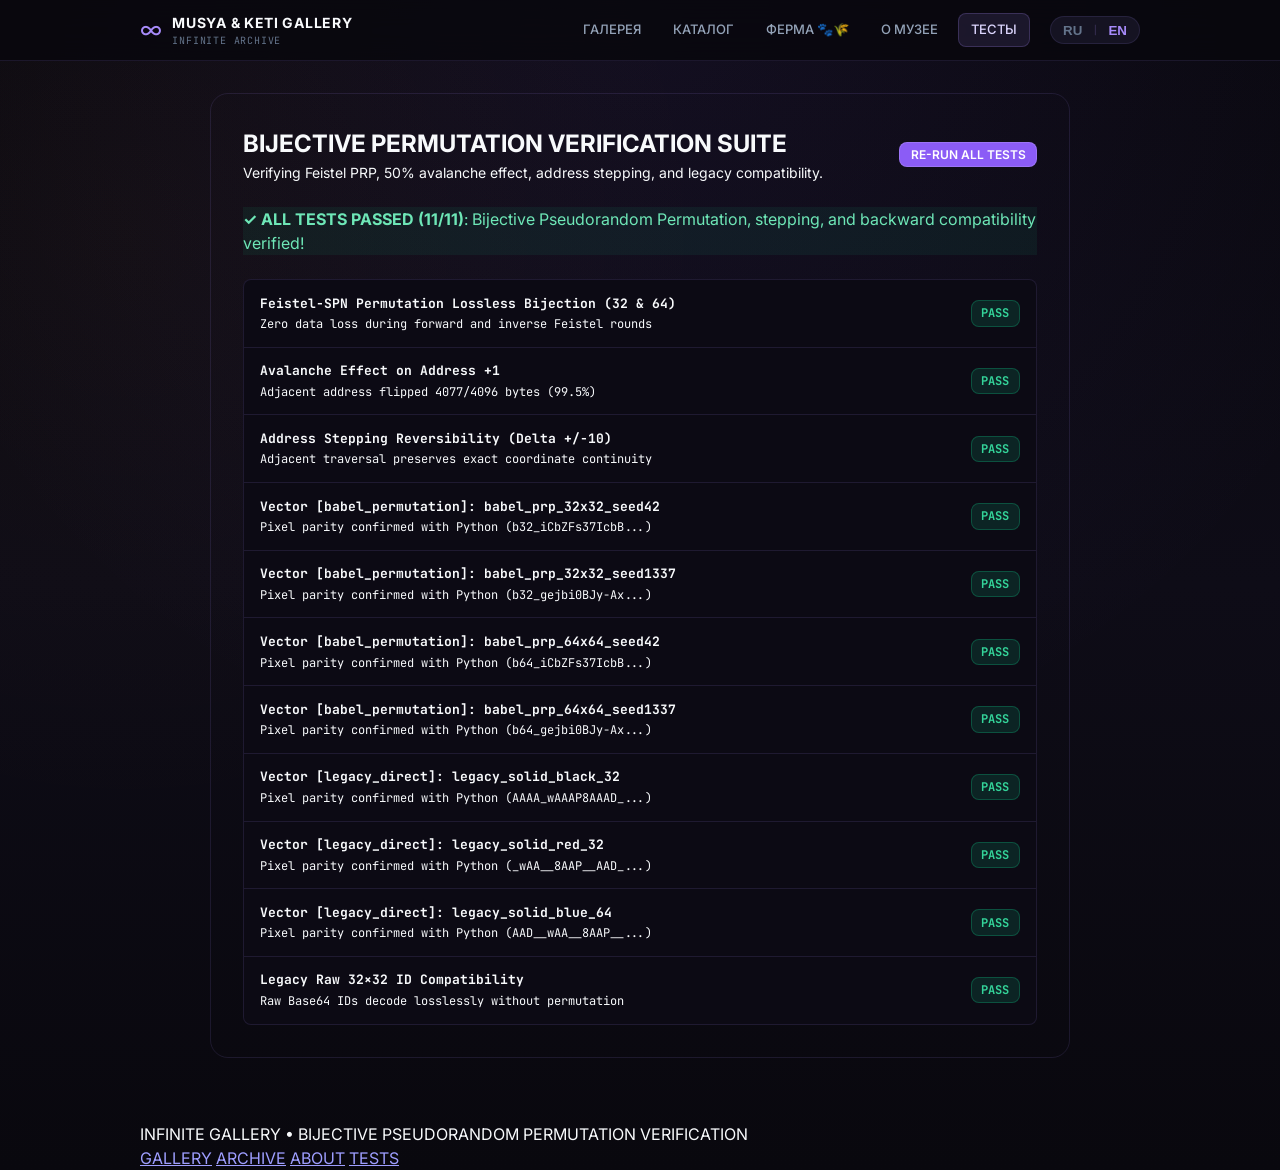
<file: docs/tests.html>
<!DOCTYPE html>
<html lang="en">
<head>
  <meta charset="UTF-8">
  <meta name="viewport" content="width=device-width, initial-scale=1.0, maximum-scale=5.0">
  <title>BABEL PERMUTATION VERIFICATION SUITE — Infinite Gallery</title>
  <meta name="description" content="Automated verification of Bijective Pseudorandom Permutation, avalanche effect, and backwards compatibility.">
  <link rel="stylesheet" href="style.css">
  <link rel="preconnect" href="https://fonts.googleapis.com">
  <link rel="preconnect" href="https://fonts.gstatic.com" crossorigin>
  <link href="https://fonts.googleapis.com/css2?family=Inter:wght@400;500;600;700;800;900&family=JetBrains+Mono:wght@400;500;700&display=swap" rel="stylesheet">
  <style>
    .test-suite {
      max-width: 860px;
      margin: 2rem auto 4rem;
      background: var(--bg-surface);
      border: 1px solid var(--border-subtle);
      border-radius: var(--radius-lg);
      padding: 2rem;
    }
    .test-item {
      display: flex;
      align-items: center;
      justify-content: space-between;
      gap: 1rem;
      padding: 0.85rem 1rem;
      border-bottom: 1px solid var(--border-subtle);
      font-family: var(--font-mono);
      font-size: 0.8125rem;
    }
    .test-item:last-child {
      border-bottom: none;
    }
    .test-status {
      padding: 0.2rem 0.6rem;
      border-radius: var(--radius-sm);
      font-weight: 700;
      font-size: 0.75rem;
      white-space: nowrap;
    }
    .status-pass {
      background: rgba(16, 185, 129, 0.15);
      color: #34d399;
      border: 1px solid rgba(16, 185, 129, 0.3);
    }
    .status-fail {
      background: rgba(244, 63, 94, 0.15);
      color: #fb7185;
      border: 1px solid rgba(244, 63, 94, 0.3);
    }
    .status-running {
      background: rgba(56, 189, 248, 0.15);
      color: #38bdf8;
    }
  </style>
</head>
<body>

  <!-- Top Navigation Header -->
  <header class="site-header">
    <div class="container header-inner">
      <a href="index.html" class="logo-group">
        <div class="logo-symbol">∞</div>
        <div class="logo-text-wrap">
          <span class="logo-title" data-i18n="site_name">ГАЛЕРЕЯ МУСИ И КЕТИ</span>
          <span class="logo-badge" data-i18n="site_badge">БЕСКОНЕЧНЫЙ МУЗЕЙ</span>
        </div>
      </a>

      <div class="header-nav-group">
        <nav class="site-nav">
          <a href="index.html" class="nav-link">ГАЛЕРЕЯ</a>
          <a href="explore.html" class="nav-link">КАТАЛОГ</a>
          <a href="farm.html" class="nav-link">ФЕРМА 🐾🌾</a>
          <a href="about.html" class="nav-link">О МУЗЕЕ</a>
          <a href="tests.html" class="nav-link active">ТЕСТЫ</a>
        </nav>

        <!-- Language Switcher Pill -->
        <div class="lang-switch" role="group" aria-label="Выбор языка">
          <button id="langBtnRu" class="lang-btn active" type="button">RU</button>
          <span class="lang-divider">|</span>
          <button id="langBtnEn" class="lang-btn" type="button">EN</button>
        </div>
      </div>
    </div>
  </header>

  <main class="container">
    <div class="test-suite">
      <div style="display: flex; flex-wrap: wrap; justify-content: space-between; align-items: center; gap: 1rem; margin-bottom: 1.5rem;">
        <div>
          <h2>BIJECTIVE PERMUTATION VERIFICATION SUITE</h2>
          <p style="color: var(--text-secondary); font-size: 0.875rem;">Verifying Feistel PRP, 50% avalanche effect, address stepping, and legacy compatibility.</p>
        </div>
        <button id="runTestsBtn" class="btn btn-primary btn-sm">RE-RUN ALL TESTS</button>
      </div>

      <div id="testSummary" class="alert-banner" style="display: none; margin-bottom: 1.5rem;"></div>

      <div id="testResultsList" style="background: var(--bg-input); border-radius: var(--radius-sm); border: 1px solid var(--border-subtle);">
        <div class="test-item">
          <span>Initializing test harness...</span>
          <span class="test-status status-running">RUNNING</span>
        </div>
      </div>
    </div>
  </main>

  <footer class="site-footer">
    <div class="container footer-inner">
      <p>INFINITE GALLERY • BIJECTIVE PSEUDORANDOM PERMUTATION VERIFICATION</p>
      <div class="footer-links">
        <a href="index.html">GALLERY</a>
        <a href="explore.html">ARCHIVE</a>
        <a href="about.html">ABOUT</a>
        <a href="tests.html">TESTS</a>
      </div>
    </div>
  </footer>

  <script src="permutation.js"></script>
  <script src="encoder.js"></script>
  <script src="decoder.js"></script>
  <script src="generator.js"></script>
  <script src="i18n.js"></script>
  <script>
    async function runTestSuite() {
      const list = document.getElementById('testResultsList');
      const summary = document.getElementById('testSummary');
      list.innerHTML = '';
      
      let passed = 0;
      let failed = 0;

      function record(testName, isSuccess, details = '') {
        if (isSuccess) passed++; else failed++;
        const row = document.createElement('div');
        row.className = 'test-item';
        row.innerHTML = `
          <div>
            <strong>${escapeHtml(testName)}</strong>
            ${details ? `<div style="color:var(--text-secondary); font-size:0.75rem; margin-top:2px;">${escapeHtml(details)}</div>` : ''}
          </div>
          <span class="test-status ${isSuccess ? 'status-pass' : 'status-fail'}">${isSuccess ? 'PASS' : 'FAIL'}</span>
        `;
        list.appendChild(row);
      }

      function escapeHtml(str) {
        return String(str).replace(/&/g, '&amp;').replace(/</g, '&lt;').replace(/>/g, '&gt;');
      }

      // Test 1: Feistel Permutation Bijection (32 and 64)
      try {
        const p = BabelPermutation;
        const b32 = new Uint8Array(4096);
        for (let i = 0; i < 4096; i++) b32[i] = (i * 17) & 0xFF;
        const perm32 = p.permuteBytes(b32);
        const rest32 = p.invertPermuteBytes(perm32);
        let match32 = true;
        for (let i = 0; i < 4096; i++) {
          if (b32[i] !== rest32[i]) { match32 = false; break; }
        }

        const b64 = new Uint8Array(16384);
        for (let i = 0; i < 16384; i++) b64[i] = (i * 31) & 0xFF;
        const perm64 = p.permuteBytes(b64);
        const rest64 = p.invertPermuteBytes(perm64);
        let match64 = true;
        for (let i = 0; i < 16384; i++) {
          if (b64[i] !== rest64[i]) { match64 = false; break; }
        }

        record('Feistel-SPN Permutation Lossless Bijection (32 & 64)', match32 && match64, 'Zero data loss during forward and inverse Feistel rounds');
      } catch (e) {
        record('Feistel Bijection', false, e.message);
      }

      // Test 2: Avalanche Effect (Adjacent address stepping)
      try {
        const id1 = InfiniteGalleryGenerator.generateRandomId(32, true);
        const id2 = InfiniteGalleryGenerator.stepAddress(id1, 1);
        const p1 = InfiniteGalleryDecoder.idToBytes(id1);
        const p2 = InfiniteGalleryDecoder.idToBytes(id2);
        let diffBytes = 0;
        for (let i = 0; i < 4096; i++) {
          if (p1[i] !== p2[i]) diffBytes++;
        }
        const diffRatio = diffBytes / 4096;
        record('Avalanche Effect on Address +1', diffRatio > 0.90, `Adjacent address flipped ${diffBytes}/4096 bytes (${(diffRatio*100).toFixed(1)}%)`);
      } catch (e) {
        record('Avalanche Effect', false, e.message);
      }

      // Test 3: Address Stepping Inversion (+10 then -10)
      try {
        const origId = InfiniteGalleryGenerator.generateRandomId(32, true);
        const nextId = InfiniteGalleryGenerator.stepAddress(origId, 10);
        const backId = InfiniteGalleryGenerator.stepAddress(nextId, -10);
        record('Address Stepping Reversibility (Delta +/-10)', origId === backId, 'Adjacent traversal preserves exact coordinate continuity');
      } catch (e) {
        record('Address Stepping', false, e.message);
      }

      // Test 4: Test Vectors (Python Parity)
      try {
        const resp = await fetch('test_vectors.json');
        if (!resp.ok) throw new Error('Could not fetch test_vectors.json');
        const data = await resp.json();

        for (const v of data.vectors) {
          const { bytes, resolution } = InfiniteGalleryDecoder.idToBytesAndResolution(v.id);
          let match = (resolution === v.resolution);
          for (let i = 0; i < v.sample_pixel_bytes.length; i++) {
            if (bytes[i] !== v.sample_pixel_bytes[i]) { match = false; break; }
          }
          record(`Vector [${v.type}]: ${v.name}`, match, `Pixel parity confirmed with Python (${v.id.slice(0, 16)}...)`);
        }
      } catch (e) {
        record('Vector Verification', false, e.message);
      }

      // Test 5: Legacy 32x32 Raw ID Compatibility
      try {
        const rawPixels = new Uint8Array(4096);
        rawPixels.fill(128);
        const legacyId = InfiniteGalleryEncoder.bytesToId(rawPixels, 32, null, false);
        const dec = InfiniteGalleryDecoder.idToBytesAndResolution(legacyId);
        let match = (dec.resolution === 32 && !dec.isBabel);
        for (let i = 0; i < 4096; i++) {
          if (dec.bytes[i] !== 128) { match = false; break; }
        }
        record('Legacy Raw 32×32 ID Compatibility', match, 'Raw Base64 IDs decode losslessly without permutation');
      } catch (e) {
        record('Legacy Compatibility', false, e.message);
      }

      // Summary
      summary.style.display = 'block';
      if (failed === 0) {
        summary.className = 'alert-banner alert-info';
        summary.style.borderLeftColor = 'var(--status-success)';
        summary.style.background = 'rgba(16, 185, 129, 0.08)';
        summary.style.color = '#6ee7b7';
        summary.innerHTML = `<strong>✓ ALL TESTS PASSED (${passed}/${passed + failed})</strong>: Bijective Pseudorandom Permutation, stepping, and backward compatibility verified!`;
      } else {
        summary.className = 'alert-banner alert-error';
        summary.innerHTML = `<strong>✕ TEST FAILURES DETECTED:</strong> ${passed} passed, ${failed} failed.`;
      }
    }

    document.getElementById('runTestsBtn').addEventListener('click', runTestSuite);
    document.addEventListener('DOMContentLoaded', runTestSuite);
  </script>
</body>
</html>
</file>
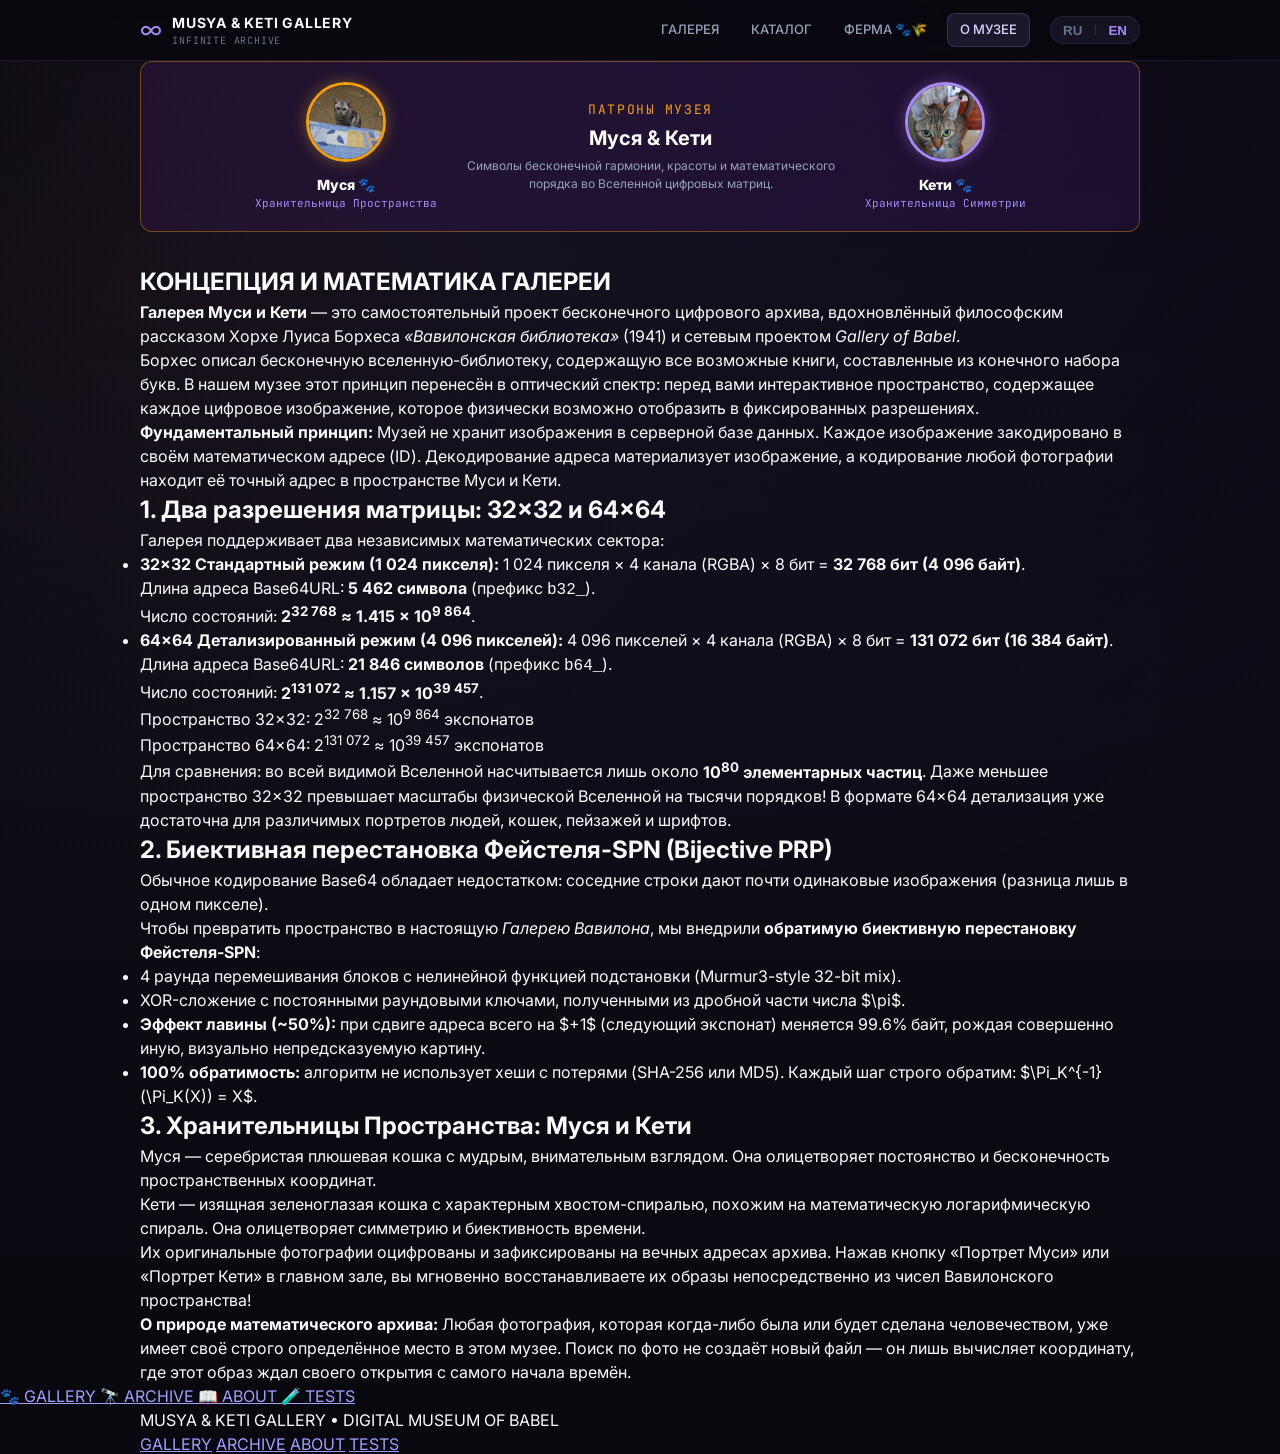
<file: backup_pre_meowbloom/docs/about.html>
<!DOCTYPE html>
<html lang="ru">
<head>
  <meta charset="UTF-8">
  <meta name="viewport" content="width=device-width, initial-scale=1.0, maximum-scale=5.0">
  <title data-i18n="nav_about">О МУЗЕЕ — ГАЛЕРЕЯ МУСИ И КЕТИ</title>
  <meta name="description" content="Философия, математика и история бесконечной галереи Муси и Кети — цифрового музея всех возможных изображений.">
  <link rel="stylesheet" href="style.css">
  <link rel="preconnect" href="https://fonts.googleapis.com">
  <link rel="preconnect" href="https://fonts.gstatic.com" crossorigin>
  <link href="https://fonts.googleapis.com/css2?family=Inter:wght@400;500;600;700;800;900&family=JetBrains+Mono:wght@400;500;700&display=swap" rel="stylesheet">
</head>
<body>

  <!-- Top Navigation Header -->
  <header class="site-header">
    <div class="container header-inner">
      <a href="index.html" class="logo-group">
        <div class="logo-symbol">∞</div>
        <div class="logo-text-wrap">
          <span class="logo-title" data-i18n="site_name">ГАЛЕРЕЯ МУСИ И КЕТИ</span>
          <span class="logo-badge" data-i18n="site_badge">БЕСКОНЕЧНЫЙ МУЗЕЙ</span>
        </div>
      </a>

      <div class="header-nav-group">
        <nav class="site-nav">
          <a href="index.html" class="nav-link">ГАЛЕРЕЯ</a>
          <a href="explore.html" class="nav-link">КАТАЛОГ</a>
          <a href="farm.html" class="nav-link">ФЕРМА 🐾🌾</a>
          <a href="about.html" class="nav-link active">О МУЗЕЕ</a>
        </nav>

        <!-- Language Switcher Pill -->
        <div class="lang-switch" role="group" aria-label="Выбор языка">
          <button id="langBtnRu" class="lang-btn active" type="button">RU</button>
          <span class="lang-divider">|</span>
          <button id="langBtnEn" class="lang-btn" type="button">EN</button>
        </div>
      </div>
    </div>
  </header>

  <main class="container">
    <article class="doc-box">
      <!-- Museum Dedication Banner -->
      <div style="display: flex; align-items: center; justify-content: center; gap: 1.5rem; margin-bottom: 2rem; padding: 1.25rem; background: rgba(147, 51, 234, 0.1); border: 1px solid var(--border-gold); border-radius: var(--radius-md);">
        <div style="text-align: center;">
          <img src="assets/musya.jpg" alt="Муся" style="width: 80px; height: 80px; border-radius: 50%; object-fit: cover; border: 3px solid var(--accent-gold); box-shadow: 0 0 15px rgba(251, 191, 36, 0.35);">
          <div style="font-weight: 800; font-size: 0.875rem; margin-top: 0.35rem; color: #fff;">Муся 🐾</div>
          <div style="font-size: 0.6875rem; color: var(--accent-lavender); font-family: var(--font-mono);">Хранительница Пространства</div>
        </div>

        <div style="text-align: center; max-width: 380px;">
          <div style="font-size: 0.8125rem; font-family: var(--font-mono); color: var(--accent-gold); letter-spacing: 0.12em;">ПАТРОНЫ МУЗЕЯ</div>
          <h2 style="margin: 0.25rem 0; font-size: 1.25rem; color: #fff;">Муся & Кети</h2>
          <p style="font-size: 0.75rem; color: var(--text-muted); margin: 0;">Символы бесконечной гармонии, красоты и математического порядка во Вселенной цифровых матриц.</p>
        </div>

        <div style="text-align: center;">
          <img src="assets/keti.jpg" alt="Кети" style="width: 80px; height: 80px; border-radius: 50%; object-fit: cover; object-position: center 25%; border: 3px solid var(--accent-lavender); box-shadow: 0 0 15px rgba(192, 132, 252, 0.35);">
          <div style="font-weight: 800; font-size: 0.875rem; margin-top: 0.35rem; color: #fff;">Кети 🐾</div>
          <div style="font-size: 0.6875rem; color: var(--accent-lavender); font-family: var(--font-mono);">Хранительница Симметрии</div>
        </div>
      </div>

      <h1>КОНЦЕПЦИЯ И МАТЕМАТИКА ГАЛЕРЕИ</h1>
      <p>
        <strong>Галерея Муси и Кети</strong> — это самостоятельный проект бесконечного цифрового архива, вдохновлённый философским рассказом Хорхе Луиса Борхеса <em>«Вавилонская библиотека»</em> (1941) и сетевым проектом <em>Gallery of Babel</em>.
      </p>
      <p>
        Борхес описал бесконечную вселенную-библиотеку, содержащую все возможные книги, составленные из конечного набора букв. В нашем музее этот принцип перенесён в оптический спектр: перед вами интерактивное пространство, содержащее каждое цифровое изображение, которое физически возможно отобразить в фиксированных разрешениях.
      </p>

      <div class="alert-banner alert-info">
        <strong>Фундаментальный принцип:</strong> Музей не хранит изображения в серверной базе данных. Каждое изображение закодировано в своём математическом адресе (ID). Декодирование адреса материализует изображение, а кодирование любой фотографии находит её точный адрес в пространстве Муси и Кети.
      </div>

      <h2>1. Два разрешения матрицы: 32×32 и 64×64</h2>
      <p>
        Галерея поддерживает два независимых математических сектора:
      </p>
      <ul>
        <li>
          <strong>32×32 Стандартный режим (1 024 пикселя):</strong>
          1 024 пикселя × 4 канала (RGBA) × 8 бит = <strong>32 768 бит (4 096 байт)</strong>.<br>
          Длина адреса Base64URL: <strong>5 462 символа</strong> (префикс <code>b32_</code>).<br>
          Число состояний: <strong>2<sup>32 768</sup> ≈ 1.415 × 10<sup>9 864</sup></strong>.
        </li>
        <li>
          <strong>64×64 Детализированный режим (4 096 пикселей):</strong>
          4 096 пикселей × 4 канала (RGBA) × 8 бит = <strong>131 072 бит (16 384 байт)</strong>.<br>
          Длина адреса Base64URL: <strong>21 846 символов</strong> (префикс <code>b64_</code>).<br>
          Число состояний: <strong>2<sup>131 072</sup> ≈ 1.157 × 10<sup>39 457</sup></strong>.
        </li>
      </ul>

      <div class="formula-card">
        Пространство 32×32: 2<sup>32 768</sup> ≈ 10<sup>9 864</sup> экспонатов<br>
        Пространство 64×64: 2<sup>131 072</sup> ≈ 10<sup>39 457</sup> экспонатов
      </div>

      <p>
        Для сравнения: во всей видимой Вселенной насчитывается лишь около <strong>10<sup>80</sup> элементарных частиц</strong>. Даже меньшее пространство 32×32 превышает масштабы физической Вселенной на тысячи порядков! В формате 64×64 детализация уже достаточна для различимых портретов людей, кошек, пейзажей и шрифтов.
      </p>

      <h2>2. Биективная перестановка Фейстеля-SPN (Bijective PRP)</h2>
      <p>
        Обычное кодирование Base64 обладает недостатком: соседние строки дают почти одинаковые изображения (разница лишь в одном пикселе).
      </p>
      <p>
        Чтобы превратить пространство в настоящую <em>Галерею Вавилона</em>, мы внедрили <strong>обратимую биективную перестановку Фейстеля-SPN</strong>:
      </p>
      <ul>
        <li>4 раунда перемешивания блоков с нелинейной функцией подстановки (Murmur3-style 32-bit mix).</li>
        <li>XOR-сложение с постоянными раундовыми ключами, полученными из дробной части числа $\pi$.</li>
        <li><strong>Эффект лавины (~50%):</strong> при сдвиге адреса всего на $+1$ (следующий экспонат) меняется 99.6% байт, рождая совершенно иную, визуально непредсказуемую картину.</li>
        <li><strong>100% обратимость:</strong> алгоритм не использует хеши с потерями (SHA-256 или MD5). Каждый шаг строго обратим: $\Pi_K^{-1}(\Pi_K(X)) = X$.</li>
      </ul>

      <h2>3. Хранительницы Пространства: Муся и Кети</h2>
      <p>
        Муся — серебристая плюшевая кошка с мудрым, внимательным взглядом. Она олицетворяет постоянство и бесконечность пространственных координат.
      </p>
      <p>
        Кети — изящная зеленоглазая кошка с характерным хвостом-спиралью, похожим на математическую логарифмическую спираль. Она олицетворяет симметрию и биективность времени.
      </p>
      <p>
        Их оригинальные фотографии оцифрованы и зафиксированы на вечных адресах архива. Нажав кнопку «Портрет Муси» или «Портрет Кети» в главном зале, вы мгновенно восстанавливаете их образы непосредственно из чисел Вавилонского пространства!
      </p>

      <div class="alert-banner alert-warning">
        <strong>О природе математического архива:</strong> Любая фотография, которая когда-либо была или будет сделана человечеством, уже имеет своё строго определённое место в этом музее. Поиск по фото не создаёт новый файл — он лишь вычисляет координату, где этот образ ждал своего открытия с самого начала времён.
      </div>
    </article>
  </main>

  <!-- Mobile Bottom Navigation Bar -->
  <aside class="mobile-bottom-bar" aria-label="Мобильная навигация">
    <nav class="mobile-bottom-nav">
      <a href="index.html" class="mob-nav-btn">
        <span class="mob-icon">🐾</span>
        <span data-i18n="nav_gallery">Галерея</span>
      </a>
      <a href="explore.html" class="mob-nav-btn">
        <span class="mob-icon">🔭</span>
        <span data-i18n="nav_archive">Зал</span>
      </a>
      <a href="about.html" class="mob-nav-btn active">
        <span class="mob-icon">📖</span>
        <span data-i18n="nav_about">О музее</span>
      </a>
      <a href="tests.html" class="mob-nav-btn">
        <span class="mob-icon">🧪</span>
        <span data-i18n="nav_tests">Тесты</span>
      </a>
    </nav>
  </aside>

  <!-- Site Footer -->
  <footer class="site-footer">
    <div class="container footer-inner">
      <p data-i18n="footer_copy">ГАЛЕРЕЯ МУСИ И КЕТИ • БЕСКОНЕЧНЫЙ ЦИФРОВОЙ МУЗЕЙ</p>
      <div class="footer-links">
        <a href="index.html" data-i18n="nav_gallery">ГАЛЕРЕЯ</a>
        <a href="explore.html" data-i18n="nav_archive">ЗАЛ ЭКСПОНАТОВ</a>
        <a href="about.html" data-i18n="nav_about">О МУЗЕЕ</a>
        <a href="tests.html" data-i18n="nav_tests">ТЕСТЫ</a>
      </div>
    </div>
  </footer>

  <script src="i18n.js"></script>
</body>
</html>
</file>
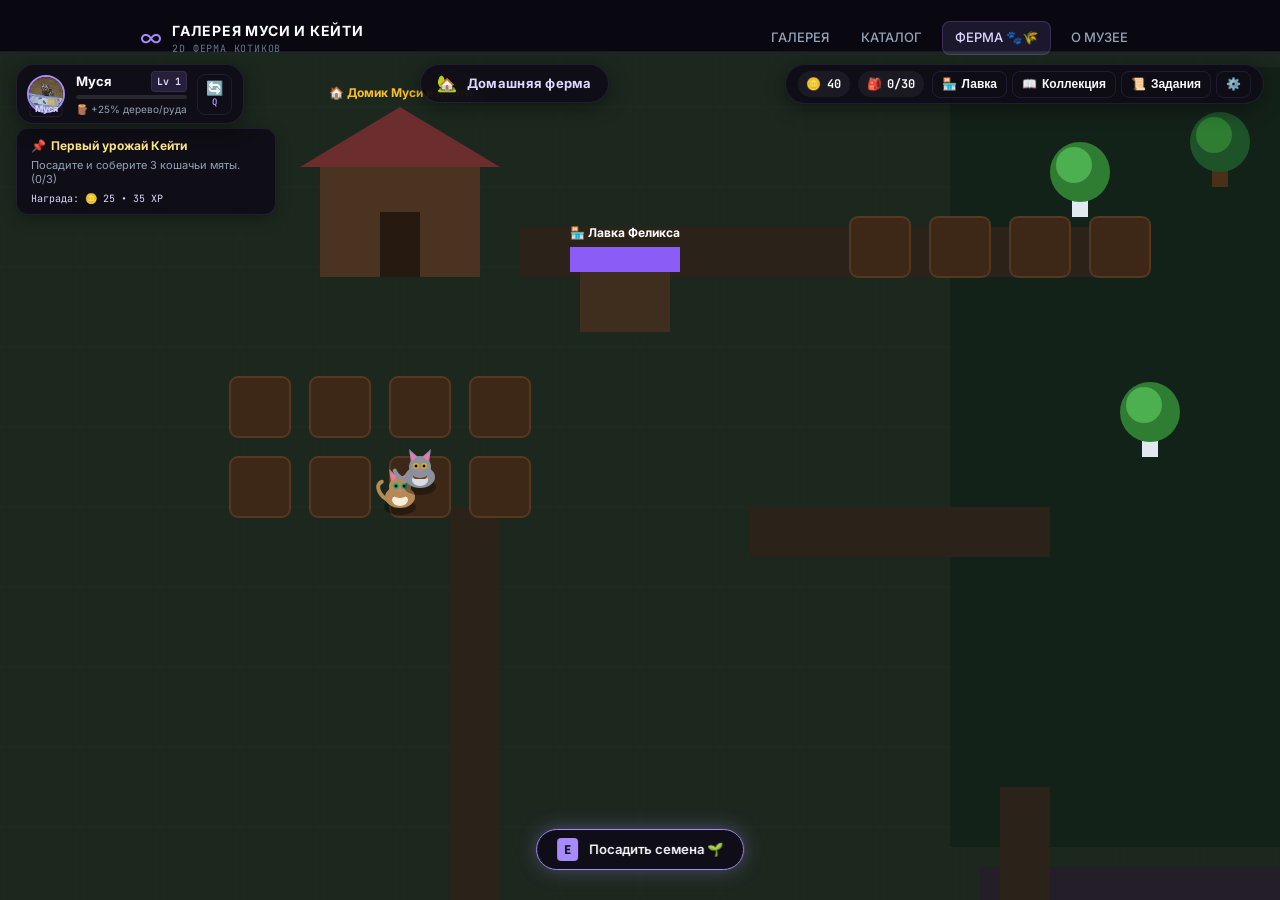
<file: backup_pre_meowbloom/docs/farm.html>
<!DOCTYPE html>
<html lang="ru">
<head>
  <meta charset="UTF-8">
  <meta name="viewport" content="width=device-width, initial-scale=1.0, maximum-scale=1.0, user-scalable=no">
  <title>Ферма Муси и Кейти — Бесконечный цифровой музей</title>
  <meta name="description" content="Уютная 2D-ферма и приключение кошек Муси и Кейти: исследуйте 6 биомов, выращивайте редкие травы, рубите лес, ловите лунную рыбу и открывайте реальные трофеи Вавилона.">
  <link rel="stylesheet" href="style.css">
  <link rel="preconnect" href="https://fonts.googleapis.com">
  <link rel="preconnect" href="https://fonts.gstatic.com" crossorigin>
  <link href="https://fonts.googleapis.com/css2?family=Inter:wght@400;500;600;700;800&family=JetBrains+Mono:wght@400;500;600&display=swap" rel="stylesheet">
</head>
<body class="farm-2d-body">

  <!-- Header -->
  <header class="site-header game-site-header">
    <div class="container header-inner">
      <a href="index.html" class="logo-group">
        <span class="logo-symbol">∞</span>
        <div class="logo-text-wrap">
          <span class="logo-title">ГАЛЕРЕЯ МУСИ И КЕЙТИ</span>
          <span class="logo-badge">2D ФЕРМА КОТИКОВ</span>
        </div>
      </a>

      <div class="header-nav-group">
        <nav class="site-nav">
          <a href="index.html" class="nav-link">ГАЛЕРЕЯ</a>
          <a href="explore.html" class="nav-link">КАТАЛОГ</a>
          <a href="farm.html" class="nav-link active">ФЕРМА 🐾🌾</a>
          <a href="about.html" class="nav-link">О МУЗЕЕ</a>
        </nav>
      </div>
    </div>
  </header>

  <!-- Game Main Screen -->
  <main class="game-viewport-container" id="gameViewportContainer">
    
    <!-- Game Canvas Viewport -->
    <canvas id="gameCanvas" width="960" height="600"></canvas>

    <!-- Floating Top HUD -->
    <div class="game-hud-top" id="gameHudTop">
      
      <!-- Cat Profile & Active Switcher -->
      <div class="hud-cat-pill" id="hudCatProfile" title="Нажмите Q для смены кошки">
        <div class="hud-cat-avatar-wrap">
          <img id="hudCatAvatar" src="assets/musya.jpg" alt="Активная кошка" class="hud-cat-avatar">
          <span class="hud-cat-indicator" id="hudCatBadge">Муся</span>
        </div>
        <div class="hud-cat-info">
          <div class="hud-cat-row">
            <span class="hud-cat-name" id="hudCatName">Муся</span>
            <span class="hud-lvl-tag" id="hudLvlTag">Lv 1</span>
          </div>
          <div class="hud-xp-track" title="Опыт">
            <div class="hud-xp-fill" id="hudXpFill" style="width: 0%;"></div>
          </div>
          <div class="hud-perk-hint" id="hudPerkHint">🪵 +25% дерево/руда</div>
        </div>
        <button type="button" class="hud-swap-btn" id="hudSwapBtn" title="Сменить кошку (клавиша Q)">
          <span class="swap-icon">🔄</span>
          <span class="swap-key">Q</span>
        </button>
      </div>

      <!-- Current Zone Banner -->
      <div class="hud-zone-pill" id="hudZonePill">
        <span class="zone-icon" id="hudZoneIcon">🏡</span>
        <span class="zone-title" id="hudZoneTitle">Домашняя ферма</span>
      </div>

      <!-- Inventory & Quick Action Buttons -->
      <div class="hud-actions-pill">
        
        <!-- Coins -->
        <div class="hud-stat-chip" title="Золотые монеты">
          <span class="chip-icon">🪙</span>
          <span class="chip-val" id="hudCoins">0</span>
        </div>

        <!-- Backpack -->
        <div class="hud-stat-chip clickable" id="hudBackpackChip" title="Вместимость рюкзака">
          <span class="chip-icon">🎒</span>
          <span class="chip-val"><span id="hudBackpackCount">0</span>/<span id="hudBackpackCap">30</span></span>
        </div>

        <!-- Modal Triggers -->
        <div class="hud-buttons-row">
          <button type="button" class="hud-tool-btn" id="openShopBtn" title="Лавка торговца Феликса">
            <span>🏪</span>
            <span class="hud-btn-lbl">Лавка</span>
          </button>
          <button type="button" class="hud-tool-btn" id="openCollectionBtn" title="Журнал находок и редкостей">
            <span>📖</span>
            <span class="hud-btn-lbl">Коллекция</span>
          </button>
          <button type="button" class="hud-tool-btn" id="openQuestsBtn" title="Задания и трофеи Вавилона">
            <span>📜</span>
            <span class="hud-btn-lbl">Задания</span>
            <span class="hud-badge-dot" id="questAlertDot" style="display:none;"></span>
          </button>
          <button type="button" class="hud-tool-btn" id="openSettingsBtn" title="Меню, сохранения и экспорт">
            <span>⚙️</span>
          </button>
        </div>

      </div>
    </div>

    <!-- Pinned Mini-Quest Widget -->
    <div class="hud-mini-quest" id="hudMiniQuest">
      <div class="mini-quest-header">
        <span class="quest-pin-icon">📌</span>
        <strong id="miniQuestTitle">Первый урожай Кейти</strong>
      </div>
      <div class="mini-quest-desc" id="miniQuestDesc">Посадите и соберите кошачью мяту (0/3)</div>
      <div class="mini-quest-reward" id="miniQuestReward">Награда: 🪙 20 • 30 XP</div>
    </div>

    <!-- Floating Dynamic Interaction Prompt -->
    <div class="interaction-prompt" id="interactionPrompt" style="display: none;">
      <span class="prompt-key" id="promptKey">E</span>
      <span class="prompt-text" id="promptText">Взаимодействовать</span>
    </div>

    <!-- On-screen Floating Loot Notification Feed -->
    <div class="loot-feed" id="lootFeed"></div>

    <!-- Mobile Virtual Touch Controls -->
    <div class="mobile-touch-layer" id="mobileTouchLayer">
      <!-- Joystick -->
      <div class="virtual-joystick-zone" id="joystickZone">
        <div class="virtual-joystick-base" id="joystickBase">
          <div class="virtual-joystick-thumb" id="joystickThumb"></div>
        </div>
      </div>

      <!-- Action Buttons -->
      <div class="virtual-buttons-zone">
        <button type="button" class="vbtn vbtn-swap" id="vbtnSwap" title="Смена кошки">🐱</button>
        <button type="button" class="vbtn vbtn-action" id="vbtnAction" title="Действие (рубить / копать)">⚡</button>
        <button type="button" class="vbtn vbtn-interact" id="vbtnInteract" title="Взаимодействие (Е)">🐾 E</button>
      </div>
    </div>

    <!-- Quick Tooltip / Toast -->
    <div class="game-toast" id="gameToast"></div>

  </main>

  <!-- =========================================
       MODALS & DIALOGS
       ========================================= -->

  <!-- 1. Merchant Shop Modal -->
  <div id="shopModal" class="modal-overlay" role="dialog" aria-modal="true" style="display: none;">
    <div class="modal-window game-modal shop-modal">
      <div class="modal-header">
        <div class="modal-header-title">
          <span class="modal-icon">🏪</span>
          <div>
            <h3 class="modal-title">Лавка торговца Феликса</h3>
            <p class="modal-subtitle">Покупайте отборные семена, продавайте урожай и улучшайте кошачье снаряжение</p>
          </div>
        </div>
        <button type="button" class="modal-close" data-close-modal="shopModal">✕</button>
      </div>

      <div class="shop-tabs">
        <button type="button" class="shop-tab active" data-shop-tab="sell">💰 Продажа урожая</button>
        <button type="button" class="shop-tab" data-shop-tab="seeds">🌱 Покупка семян</button>
        <button type="button" class="shop-tab" data-shop-tab="upgrades">⚡ Улучшение инструментов</button>
      </div>

      <!-- Shop Tab: Sell -->
      <div class="shop-tab-content active" id="shopTabSell">
        <div class="sell-header-actions">
          <span>Ваш кошелёк: <strong class="gold-val">🪙 <span id="shopCoinsVal">0</span></strong></span>
          <button type="button" class="btn btn-primary btn-sm" id="btnSellAll">💰 Продать всё ненужное</button>
        </div>
        <div class="shop-grid" id="sellItemsGrid"></div>
      </div>

      <!-- Shop Tab: Seeds -->
      <div class="shop-tab-content" id="shopTabSeeds" style="display: none;">
        <div class="shop-grid" id="seedsItemsGrid"></div>
      </div>

      <!-- Shop Tab: Upgrades -->
      <div class="shop-tab-content" id="shopTabUpgrades" style="display: none;">
        <div class="upgrades-list" id="toolUpgradesList"></div>
      </div>

    </div>
  </div>

  <!-- 2. Collector's Journal Modal -->
  <div id="collectionModal" class="modal-overlay" role="dialog" aria-modal="true" style="display: none;">
    <div class="modal-window game-modal collection-modal">
      <div class="modal-header">
        <div class="modal-header-title">
          <span class="modal-icon">📖</span>
          <div>
            <h3 class="modal-title">Журнал находок Муси и Кейти</h3>
            <p class="modal-subtitle">Соберите полную коллекцию фауны, флоры и минералов бесконечного мира</p>
          </div>
        </div>
        <button type="button" class="modal-close" data-close-modal="collectionModal">✕</button>
      </div>

      <div class="collection-summary-bar">
        <span>Открыто предметов: <strong id="collDiscoveredCount">0 / 24</strong></span>
        <div class="rarity-legend">
          <span class="rarity-badge common">⚪ Обычный</span>
          <span class="rarity-badge uncommon">🟢 Необычный</span>
          <span class="rarity-badge rare">🔵 Редкий</span>
          <span class="rarity-badge epic">🟣 Эпический</span>
          <span class="rarity-badge legendary">🟠 Легендарный</span>
          <span class="rarity-badge mythic">🌟 Мифический</span>
        </div>
      </div>

      <div class="collection-tabs">
        <button type="button" class="shop-tab active" data-coll-tab="plants">🌾 Растения</button>
        <button type="button" class="shop-tab" data-coll-tab="fish">🐟 Водные обитатели</button>
        <button type="button" class="shop-tab" data-coll-tab="minerals">💎 Минералы и руды</button>
        <button type="button" class="shop-tab" data-coll-tab="relics">🏺 Реликвии Вавилона</button>
      </div>

      <div class="collection-items-grid" id="collectionGrid"></div>
    </div>
  </div>

  <!-- 3. Quests & Babel Trophies Modal -->
  <div id="questsModal" class="modal-overlay" role="dialog" aria-modal="true" style="display: none;">
    <div class="modal-window game-modal quests-modal">
      <div class="modal-header">
        <div class="modal-header-title">
          <span class="modal-icon">📜</span>
          <div>
            <h3 class="modal-title">Задания и Экспонаты Вавилона</h3>
            <p class="modal-subtitle">Выполняйте великие достижения Муси и Кейти, чтобы открыть подлинные математические трофеи музея</p>
          </div>
        </div>
        <button type="button" class="modal-close" data-close-modal="questsModal">✕</button>
      </div>

      <div class="quests-layout">
        
        <!-- Story / Daily Quests -->
        <div class="quests-column">
          <h4 class="quests-col-title">🐾 Текущие поручения</h4>
          <div class="quests-list" id="questsList"></div>
        </div>

        <!-- Milestone Babel Trophies -->
        <div class="trophies-column">
          <h4 class="quests-col-title">🏆 Математические Трофеи Вавилона</h4>
          <p class="trophies-col-desc">Каждый трофей имеет уникальный Feistel-SPN адрес в библиотеке и может быть осмотрен в основном зале Галереи.</p>
          <div class="trophies-list" id="trophiesList"></div>
        </div>

      </div>
    </div>
  </div>

  <!-- 4. Inventory / Backpack Modal -->
  <div id="inventoryModal" class="modal-overlay" role="dialog" aria-modal="true" style="display: none;">
    <div class="modal-window game-modal inventory-modal">
      <div class="modal-header">
        <div class="modal-header-title">
          <span class="modal-icon">🎒</span>
          <div>
            <h3 class="modal-title">Походный рюкзак Муси и Кейти</h3>
            <p class="modal-subtitle">Занято места: <strong id="invCapacityLabel">0 / 30</strong></p>
          </div>
        </div>
        <button type="button" class="modal-close" data-close-modal="inventoryModal">✕</button>
      </div>

      <div class="inventory-grid" id="inventoryGrid"></div>

      <div class="inventory-footer">
        <button type="button" class="btn btn-secondary btn-sm" id="btnOpenShopFromInv">🏪 Перейти в лавку для продажи</button>
        <button type="button" class="btn btn-subtle btn-sm" data-close-modal="inventoryModal">Закрыть</button>
      </div>
    </div>
  </div>

  <!-- 5. Settings, Saves & JSON Export/Import Modal -->
  <div id="settingsModal" class="modal-overlay" role="dialog" aria-modal="true" style="display: none;">
    <div class="modal-window game-modal settings-modal">
      <div class="modal-header">
        <div class="modal-header-title">
          <span class="modal-icon">⚙️</span>
          <div>
            <h3 class="modal-title">Управление игрой и сохранениями</h3>
            <p class="modal-subtitle">Игра автоматически сохраняется в вашем браузере. Вы также можете экспортировать сохранение в файл.</p>
          </div>
        </div>
        <button type="button" class="modal-close" data-close-modal="settingsModal">✕</button>
      </div>

      <div class="settings-content">
        
        <div class="settings-card">
          <h4>💾 Быстрое сохранение</h4>
          <p>Последнее автосохранение: <span id="lastSaveTimeText">Только что</span></p>
          <div class="settings-btn-row">
            <button type="button" class="btn btn-primary btn-sm" id="btnManualSave">Сохранить прогресс сейчас</button>
            <button type="button" class="btn btn-danger btn-sm" id="btnResetSave">Сбросить игру с начала</button>
          </div>
        </div>

        <div class="settings-card">
          <h4>📦 Экспорт / Импорт сохранения (JSON)</h4>
          <p>Скопируйте текст для переноса на другое устройство или вставьте сохранённый код:</p>
          <textarea id="saveJsonTextarea" class="save-textarea" placeholder="Нажмите 'Экспорт', чтобы сгенерировать JSON код..."></textarea>
          <div class="settings-btn-row">
            <button type="button" class="btn btn-secondary btn-sm" id="btnExportSave">📋 Экспортировать в текст</button>
            <button type="button" class="btn btn-secondary btn-sm" id="btnImportSave">📥 Загрузить из текста</button>
          </div>
        </div>

        <div class="settings-card">
          <h4>🎮 Управление на ПК:</h4>
          <ul class="controls-list">
            <li><strong>WASD / Стрелки</strong> — Перемещение по миру</li>
            <li><strong>E</strong> — Взаимодействие (посадить семена, полить, собрать урожай, рыбачить, торговец)</li>
            <li><strong>Пробел (Space)</strong> — Действие инструментом (рубить деревья топором, добывать руду киркой)</li>
            <li><strong>Q</strong> — Переключение между Мусей и Кейти</li>
          </ul>
        </div>

      </div>
    </div>
  </div>

  <!-- 6. Milestone Trophy Celebration Modal -->
  <div id="trophyModal" class="modal-overlay" role="dialog" aria-modal="true" style="display: none;">
    <div class="modal-window game-modal trophy-celebration-modal">
      <div class="celebration-particles">✨ 🏆 ✨</div>
      <h3 class="celebration-title" id="celebrationTitle">Трофей разблокирован!</h3>
      <p class="celebration-subtitle" id="celebrationSubtitle">Великое достижение Муси и Кейти открыло новый шедевр в галерее Вавилона</p>
      
      <div class="celebration-artwork-box">
        <canvas id="trophyPreviewCanvas" width="128" height="128"></canvas>
      </div>

      <div class="celebration-meta">
        <span class="rarity-badge mythic" id="trophyRarityBadge">🌟 Мифический Экспонат</span>
        <code class="trophy-id-pill" id="trophyIdPill">b32_...</code>
      </div>

      <div class="celebration-actions">
        <a id="trophyGalleryLink" href="index.html" class="btn btn-primary">🖼 Осмотреть в Галерее</a>
        <button type="button" class="btn btn-secondary" data-close-modal="trophyModal">Продолжить игру</button>
      </div>
    </div>
  </div>

  <!-- Seed Planting Selector Popup (Floating near plot) -->
  <div id="seedSelectorPopup" class="seed-selector-popup" style="display: none;">
    <div class="seed-popup-header">Выберите семена для посадки:</div>
    <div class="seed-options-list" id="seedOptionsList"></div>
    <button type="button" class="seed-popup-cancel" id="cancelSeedSelect">Отмена</button>
  </div>

  <!-- Scripts -->
  <script src="permutation.js"></script>
  <script src="encoder.js"></script>
  <script src="decoder.js"></script>
  <script src="generator.js"></script>
  <script src="cat_data.js"></script>
  <script src="catalog.js"></script>
  <script src="farm_game.js"></script>
</body>
</html>
</file>
<file: docs/style.css>
/*
 * MUSYA & KETI: INFINITE GALLERY & FARM
 * Aesthetic: Modern Minimalist Digital Museum & Cozy Feline Farm
 * Clean whitespace, refined typography, quiet controls, deep obsidian & amethyst tones.
 */

:root {
  /* Obsidian & Slate Palette */
  --bg-void: #09080e;
  --bg-hall: #0f0d18;
  --bg-card: #151322;
  --bg-card-hover: #1d1a2f;
  --bg-card-elevated: #24203a;
  --bg-input: #0c0a14;

  /* Accents */
  --accent-lavender: #a78bfa;
  --accent-lavender-light: #ddd6fe;
  --accent-purple: #8b5cf6;
  --accent-gold: #f59e0b;
  --accent-gold-light: #fef3c7;
  --accent-emerald: #10b981;
  --accent-blue: #38bdf8;
  --accent-rose: #f43f5e;

  /* Borders */
  --border-subtle: rgba(167, 139, 250, 0.12);
  --border-light: rgba(167, 139, 250, 0.22);
  --border-hover: rgba(167, 139, 250, 0.45);
  --border-gold: rgba(245, 158, 11, 0.4);

  /* Typography */
  --text-main: #f8fafc;
  --text-muted: #94a3b8;
  --text-dim: #64748b;
  --text-accent: #c4b5fd;
  --text-gold: #fde68a;

  /* Fonts */
  --font-sans: 'Inter', -apple-system, BlinkMacSystemFont, 'Segoe UI', Roboto, sans-serif;
  --font-mono: 'JetBrains Mono', 'Fira Code', 'Courier New', monospace;

  /* Radii */
  --radius-xs: 4px;
  --radius-sm: 8px;
  --radius-md: 12px;
  --radius-lg: 18px;
  --radius-full: 9999px;

  /* Shadows */
  --shadow-sm: 0 2px 8px rgba(0, 0, 0, 0.3);
  --shadow-md: 0 8px 24px rgba(0, 0, 0, 0.45);
  --shadow-lg: 0 16px 40px rgba(0, 0, 0, 0.65);
}

*, *::before, *::after {
  box-sizing: border-box;
  margin: 0;
  padding: 0;
}

html {
  font-size: 16px;
  scroll-behavior: smooth;
  color-scheme: dark;
}

body {
  background-color: var(--bg-void);
  color: var(--text-main);
  font-family: var(--font-sans);
  line-height: 1.5;
  min-height: 100vh;
  display: flex;
  flex-direction: column;
  overflow-x: hidden;
  background-image: 
    radial-gradient(circle at 50% 0%, rgba(139, 92, 246, 0.08) 0%, transparent 60%),
    radial-gradient(circle at 10% 20%, rgba(245, 158, 11, 0.03) 0%, transparent 40%),
    linear-gradient(to bottom, #09080e, #0e0c17 50%, #09080e);
}

.container {
  width: 100%;
  max-width: 1040px;
  margin: 0 auto;
  padding: 0 1.25rem;
}

/* =========================================
   HEADER & NAVIGATION
   ========================================= */
.site-header {
  position: sticky;
  top: 0;
  z-index: 100;
  background: rgba(9, 8, 14, 0.85);
  backdrop-filter: blur(16px);
  border-bottom: 1px solid var(--border-subtle);
  padding: 0.75rem 0;
}

.header-inner {
  display: flex;
  align-items: center;
  justify-content: space-between;
  gap: 1rem;
}

.logo-group {
  display: flex;
  align-items: center;
  gap: 0.65rem;
  text-decoration: none;
  color: inherit;
}

.logo-symbol {
  font-size: 1.5rem;
  color: var(--accent-lavender);
  line-height: 1;
}

.logo-text-wrap {
  display: flex;
  flex-direction: column;
}

.logo-title {
  font-size: 0.875rem;
  font-weight: 700;
  letter-spacing: 0.05em;
  color: var(--text-main);
}

.logo-badge {
  font-size: 0.625rem;
  font-family: var(--font-mono);
  color: var(--text-dim);
  text-transform: uppercase;
  letter-spacing: 0.08em;
}

.header-nav-group {
  display: flex;
  align-items: center;
  gap: 1.25rem;
}

.site-nav {
  display: flex;
  align-items: center;
  gap: 0.5rem;
}

.nav-link {
  font-size: 0.8125rem;
  font-weight: 500;
  color: var(--text-muted);
  text-decoration: none;
  padding: 0.4rem 0.75rem;
  border-radius: var(--radius-sm);
  transition: all 0.15s ease;
}

.nav-link:hover {
  color: var(--text-main);
  background: var(--bg-card);
}

.nav-link.active {
  color: var(--accent-lavender-light);
  background: rgba(167, 139, 250, 0.12);
  border: 1px solid var(--border-light);
}

/* Language Switcher */
.lang-switch {
  display: flex;
  align-items: center;
  gap: 0.35rem;
  font-size: 0.75rem;
  font-family: var(--font-mono);
  background: var(--bg-card);
  padding: 0.25rem 0.5rem;
  border-radius: var(--radius-full);
  border: 1px solid var(--border-subtle);
}

.lang-btn {
  background: none;
  border: none;
  color: var(--text-dim);
  cursor: pointer;
  font-weight: 600;
  padding: 0.1rem 0.25rem;
  border-radius: 3px;
}

.lang-btn.active {
  color: var(--accent-lavender);
}

.lang-divider {
  color: var(--border-light);
  font-size: 0.7rem;
}

/* =========================================
   BUTTONS & CONTROLS
   ========================================= */
.btn {
  display: inline-flex;
  align-items: center;
  justify-content: center;
  gap: 0.45rem;
  font-family: var(--font-sans);
  font-size: 0.8125rem;
  font-weight: 600;
  padding: 0.55rem 1rem;
  border-radius: var(--radius-sm);
  border: 1px solid transparent;
  cursor: pointer;
  text-decoration: none;
  transition: all 0.15s ease;
  user-select: none;
  line-height: 1;
}

.btn-primary {
  background: var(--accent-purple);
  color: #fff;
  border-color: rgba(255, 255, 255, 0.15);
}

.btn-primary:hover {
  background: #7c3aed;
  box-shadow: 0 4px 14px rgba(139, 92, 246, 0.35);
}

.btn-secondary {
  background: var(--bg-card);
  color: var(--text-main);
  border-color: var(--border-light);
}

.btn-secondary:hover {
  background: var(--bg-card-hover);
  border-color: var(--border-hover);
}

.btn-sm {
  font-size: 0.75rem;
  padding: 0.35rem 0.65rem;
}

/* =========================================
   MAIN GALLERY (MINIMALIST ARTWORK STAGE)
   ========================================= */
.gallery-minimal-main {
  padding: 2rem 0 3.5rem;
  display: flex;
  flex-direction: column;
  align-items: center;
}

.gallery-stage-card {
  width: 100%;
  max-width: 580px;
  display: flex;
  flex-direction: column;
  align-items: center;
  gap: 1.25rem;
}

/* Top Meta Bar Above Artwork */
.stage-meta-bar {
  width: 100%;
  display: flex;
  align-items: center;
  justify-content: space-between;
  gap: 0.75rem;
  padding: 0 0.25rem;
}

.exhibit-badge {
  font-family: var(--font-mono);
  font-size: 0.8125rem;
  font-weight: 700;
  color: var(--text-gold);
  background: rgba(245, 158, 11, 0.1);
  border: 1px solid var(--border-gold);
  padding: 0.25rem 0.65rem;
  border-radius: var(--radius-full);
  letter-spacing: 0.04em;
}

.stage-id-pill {
  font-family: var(--font-mono);
  font-size: 0.75rem;
  color: var(--text-muted);
  background: var(--bg-card);
  border: 1px solid var(--border-subtle);
  padding: 0.25rem 0.65rem;
  border-radius: var(--radius-full);
  cursor: pointer;
  display: inline-flex;
  align-items: center;
  gap: 0.4rem;
  transition: all 0.15s ease;
}

.stage-id-pill:hover {
  color: var(--text-main);
  border-color: var(--border-hover);
}

.stage-res-pill {
  font-family: var(--font-mono);
  font-size: 0.6875rem;
  font-weight: 600;
  color: var(--accent-lavender);
  background: rgba(167, 139, 250, 0.1);
  border: 1px solid var(--border-light);
  padding: 0.25rem 0.5rem;
  border-radius: var(--radius-full);
}

/* The Masterpiece Frame */
.artwork-frame {
  width: 100%;
  aspect-ratio: 1 / 1;
  max-width: 460px;
  max-height: 460px;
  background: #000;
  border-radius: var(--radius-md);
  border: 1px solid var(--border-light);
  box-shadow: var(--shadow-lg), 0 0 35px rgba(139, 92, 246, 0.12);
  display: flex;
  align-items: center;
  justify-content: center;
  overflow: hidden;
  position: relative;
}

.artwork-canvas {
  width: 100%;
  height: 100%;
  image-rendering: pixelated;
  image-rendering: -moz-crisp-edges;
  image-rendering: crisp-edges;
  display: block;
}

/* Primary Traversal Deck (7 Essential Buttons in 1 Line) */
.traversal-deck {
  width: 100%;
  display: flex;
  align-items: center;
  justify-content: center;
  gap: 0.5rem;
  flex-wrap: wrap;
}

.nav-btn {
  background: var(--bg-card);
  color: var(--text-main);
  border: 1px solid var(--border-light);
  border-radius: var(--radius-sm);
  font-family: var(--font-sans);
  font-size: 0.8125rem;
  font-weight: 600;
  padding: 0.55rem 0.85rem;
  cursor: pointer;
  display: inline-flex;
  align-items: center;
  gap: 0.35rem;
  transition: all 0.15s ease;
  min-height: 40px;
}

.nav-btn:hover {
  background: var(--bg-card-hover);
  border-color: var(--border-hover);
}

.nav-btn-random {
  background: var(--accent-purple);
  color: #fff;
  border-color: rgba(255, 255, 255, 0.15);
}

.nav-btn-random:hover {
  background: #7c3aed;
}

.nav-btn-step {
  font-family: var(--font-mono);
  font-weight: 700;
  color: var(--accent-lavender);
}

/* Secondary Actions Dropdown Menu */
.actions-dropdown-wrap {
  position: relative;
}

.actions-menu {
  position: absolute;
  top: calc(100% + 0.5rem);
  right: 0;
  background: var(--bg-card-elevated);
  border: 1px solid var(--border-light);
  border-radius: var(--radius-md);
  box-shadow: var(--shadow-lg);
  padding: 0.4rem;
  min-width: 220px;
  display: none;
  flex-direction: column;
  gap: 0.2rem;
  z-index: 200;
}

.actions-menu.active {
  display: flex;
}

.action-menu-item {
  background: none;
  border: none;
  color: var(--text-main);
  text-align: left;
  padding: 0.55rem 0.75rem;
  font-size: 0.8125rem;
  border-radius: var(--radius-xs);
  cursor: pointer;
  display: flex;
  align-items: center;
  gap: 0.6rem;
  text-decoration: none;
}

.action-menu-item:hover {
  background: var(--bg-card-hover);
  color: var(--accent-lavender-light);
}

/* =========================================
   SUBTLE NOTIFICATION PILL (REPLACING HUGE TOASTS)
   ========================================= */
.farm-notice-pill,
.minimal-notice-pill {
  position: fixed;
  bottom: 1.5rem;
  right: 1.5rem;
  z-index: 9999;
  background: rgba(21, 19, 34, 0.95);
  border: 1px solid var(--border-light);
  border-radius: var(--radius-full);
  padding: 0.45rem 0.95rem;
  font-size: 0.8125rem;
  font-weight: 500;
  color: var(--text-main);
  box-shadow: var(--shadow-md);
  backdrop-filter: blur(12px);
  pointer-events: none;
  display: flex;
  align-items: center;
  gap: 0.45rem;
  animation: noticeFadeIn 0.2s ease;
}

.farm-notice-success,
.minimal-notice-success {
  border-color: rgba(16, 185, 129, 0.5);
  color: #34d399;
}

.farm-notice-error,
.minimal-notice-error {
  border-color: rgba(244, 63, 94, 0.5);
  color: #fb7185;
}

@keyframes noticeFadeIn {
  from { opacity: 0; transform: translateY(8px); }
  to { opacity: 1; transform: translateY(0); }
}

/* Inline Copied Badge */
.copy-inline-badge {
  font-size: 0.6875rem;
  font-family: var(--font-mono);
  color: #34d399;
  font-weight: 600;
  margin-left: 0.35rem;
  animation: noticeFadeIn 0.15s ease;
}

/* =========================================
   SEARCH MODAL
   ========================================= */
.modal-overlay {
  position: fixed;
  inset: 0;
  background: rgba(0, 0, 0, 0.78);
  backdrop-filter: blur(8px);
  z-index: 999;
  display: none;
  align-items: center;
  justify-content: center;
  padding: 1rem;
}

.modal-overlay.active {
  display: flex;
}

.modal-window {
  background: var(--bg-card);
  border: 1px solid var(--border-light);
  border-radius: var(--radius-lg);
  box-shadow: var(--shadow-lg);
  width: 100%;
  max-width: 520px;
  padding: 1.5rem;
  display: flex;
  flex-direction: column;
  position: relative;
}

.modal-header {
  display: flex;
  align-items: center;
  justify-content: space-between;
  margin-bottom: 1rem;
}

.modal-title {
  font-size: 1.05rem;
  font-weight: 700;
  color: var(--text-main);
  display: flex;
  align-items: center;
  gap: 0.5rem;
}

.modal-close-btn {
  background: none;
  border: none;
  color: var(--text-dim);
  font-size: 1.5rem;
  cursor: pointer;
  line-height: 1;
}

.modal-close-btn:hover {
  color: var(--text-main);
}

.modal-input {
  width: 100%;
  background: var(--bg-input);
  border: 1px solid var(--border-subtle);
  border-radius: var(--radius-sm);
  color: var(--text-main);
  font-family: var(--font-mono);
  font-size: 0.875rem;
  padding: 0.75rem 1rem;
  outline: none;
  transition: border-color 0.15s ease;
}

.modal-input:focus {
  border-color: var(--accent-lavender);
}

.modal-textarea {
  width: 100%;
  min-height: 80px;
  background: var(--bg-input);
  border: 1px solid var(--border-subtle);
  border-radius: var(--radius-sm);
  color: var(--text-main);
  font-family: var(--font-mono);
  font-size: 0.8125rem;
  padding: 0.75rem 1rem;
  outline: none;
  resize: vertical;
}

.modal-textarea:focus {
  border-color: var(--accent-lavender);
}

/* =========================================
   EXPLORE & CATALOG PAGE
   ========================================= */
.catalog-page-main {
  padding: 2rem 0 4rem;
}

.catalog-top-toolbar {
  display: flex;
  flex-wrap: wrap;
  align-items: center;
  justify-content: space-between;
  gap: 1rem;
  background: var(--bg-card);
  border: 1px solid var(--border-subtle);
  border-radius: var(--radius-md);
  padding: 0.85rem 1.15rem;
  margin-bottom: 1.5rem;
}

.catalog-search-wrap {
  flex: 1;
  min-width: 260px;
  position: relative;
  display: flex;
  align-items: center;
}

.catalog-search-input {
  width: 100%;
  background: var(--bg-input);
  border: 1px solid var(--border-subtle);
  border-radius: var(--radius-sm);
  padding: 0.55rem 0.85rem;
  color: #fff;
  font-size: 0.875rem;
  outline: none;
}

.catalog-search-input:focus {
  border-color: var(--accent-lavender);
}

.filter-pills-row {
  display: flex;
  align-items: center;
  gap: 0.35rem;
  flex-wrap: wrap;
}

.filter-pill {
  background: var(--bg-input);
  border: 1px solid var(--border-subtle);
  color: var(--text-muted);
  font-size: 0.75rem;
  font-weight: 600;
  padding: 0.35rem 0.65rem;
  border-radius: var(--radius-full);
  cursor: pointer;
  transition: all 0.15s ease;
}

.filter-pill:hover {
  color: var(--text-main);
  border-color: var(--border-hover);
}

.filter-pill.active {
  background: rgba(167, 139, 250, 0.15);
  border-color: var(--accent-lavender);
  color: var(--accent-lavender-light);
}

/* Grid of Catalog Cards */
.catalog-cards-grid {
  display: grid;
  grid-template-columns: repeat(auto-fill, minmax(230px, 1fr));
  gap: 1.25rem;
}

.catalog-card {
  background: var(--bg-card);
  border: 1px solid var(--border-subtle);
  border-radius: var(--radius-md);
  overflow: hidden;
  display: flex;
  flex-direction: column;
  transition: all 0.2s ease;
}

.catalog-card:hover {
  border-color: var(--border-hover);
  transform: translateY(-2px);
  box-shadow: var(--shadow-md);
}

.catalog-card-canvas-wrap {
  width: 100%;
  aspect-ratio: 1 / 1;
  background: #000;
  display: flex;
  align-items: center;
  justify-content: center;
  position: relative;
  overflow: hidden;
}

.catalog-card-canvas {
  width: 100%;
  height: 100%;
  image-rendering: pixelated;
  display: block;
}

.catalog-card-body {
  padding: 0.85rem;
  display: flex;
  flex-direction: column;
  gap: 0.35rem;
  flex: 1;
}

.catalog-card-num {
  font-family: var(--font-mono);
  font-size: 0.75rem;
  font-weight: 700;
  color: var(--text-gold);
}

.catalog-card-title {
  font-size: 0.8125rem;
  font-weight: 600;
  color: var(--text-main);
  white-space: nowrap;
  overflow: hidden;
  text-overflow: ellipsis;
}

.catalog-card-actions {
  display: flex;
  gap: 0.4rem;
  margin-top: auto;
  padding-top: 0.5rem;
}

/* =========================================
   FARM GAME STYLING
   ========================================= */
.farm-hall {
  padding: 1.5rem 0 4rem;
  display: flex;
  flex-direction: column;
  gap: 1.25rem;
}

.farm-top-dashboard {
  display: flex;
  align-items: center;
  justify-content: space-between;
  gap: 1rem;
  flex-wrap: wrap;
}

.farm-level-pill {
  display: flex;
  align-items: center;
  gap: 0.85rem;
  background: var(--bg-card);
  border: 1px solid var(--border-light);
  border-radius: var(--radius-md);
  padding: 0.6rem 1rem;
  flex: 1;
  min-width: 260px;
}

.farm-lvl-badge {
  font-family: var(--font-mono);
  font-size: 1.15rem;
  font-weight: 800;
  color: var(--accent-lavender-light);
  background: rgba(167, 139, 250, 0.15);
  border: 1px solid var(--border-light);
  padding: 0.25rem 0.6rem;
  border-radius: var(--radius-sm);
}

.farm-xp-wrap {
  flex: 1;
}

.farm-xp-header {
  display: flex;
  justify-content: space-between;
  font-size: 0.75rem;
  margin-bottom: 0.25rem;
}

.farm-rank-title {
  font-weight: 700;
  color: var(--text-main);
}

.farm-xp-text {
  font-family: var(--font-mono);
  color: var(--text-dim);
}

.farm-xp-track {
  width: 100%;
  height: 6px;
  background: rgba(255, 255, 255, 0.08);
  border-radius: var(--radius-full);
  overflow: hidden;
}

.farm-xp-bar {
  height: 100%;
  background: linear-gradient(to right, var(--accent-purple), var(--accent-lavender));
  border-radius: var(--radius-full);
  transition: width 0.3s ease;
}

.farm-cap-indicator {
  font-size: 0.8125rem;
  color: var(--text-muted);
  background: var(--bg-card);
  border: 1px solid var(--border-subtle);
  border-radius: var(--radius-md);
  padding: 0.6rem 1rem;
  display: flex;
  align-items: center;
  gap: 0.5rem;
}

/* Resources Row */
.farm-resource-bar {
  display: flex;
  align-items: center;
  gap: 0.5rem;
  overflow-x: auto;
  padding-bottom: 0.25rem;
}

.res-item {
  background: var(--bg-card);
  border: 1px solid var(--border-subtle);
  border-radius: var(--radius-sm);
  padding: 0.45rem 0.75rem;
  display: flex;
  align-items: center;
  gap: 0.45rem;
  font-size: 0.8125rem;
  font-family: var(--font-mono);
  font-weight: 600;
  white-space: nowrap;
}

.res-icon {
  font-size: 1rem;
}

/* Farm Sub-Tabs */
.farm-nav-tabs {
  display: flex;
  gap: 0.4rem;
  overflow-x: auto;
  border-bottom: 1px solid var(--border-subtle);
  padding-bottom: 0.5rem;
}

.farm-tab-btn {
  background: none;
  border: 1px solid transparent;
  color: var(--text-muted);
  font-family: var(--font-sans);
  font-size: 0.8125rem;
  font-weight: 600;
  padding: 0.45rem 0.85rem;
  border-radius: var(--radius-sm);
  cursor: pointer;
  white-space: nowrap;
  transition: all 0.15s ease;
}

.farm-tab-btn:hover {
  color: var(--text-main);
  background: var(--bg-card);
}

.farm-tab-btn.active {
  background: rgba(167, 139, 250, 0.12);
  border-color: var(--border-light);
  color: var(--accent-lavender-light);
}

.farm-tab-content {
  display: none;
  flex-direction: column;
  gap: 1.25rem;
}

.farm-tab-content.active {
  display: flex;
}

.farm-sub-header {
  display: flex;
  align-items: center;
  justify-content: space-between;
  gap: 1rem;
  flex-wrap: wrap;
}

.farm-section-title {
  font-size: 1.1rem;
  font-weight: 700;
  color: var(--text-main);
}

.farm-section-desc {
  font-size: 0.8125rem;
  color: var(--text-muted);
}

.farm-quick-actions {
  display: flex;
  gap: 0.4rem;
}

/* Crop Selector Bar */
.crop-selector-bar {
  display: flex;
  gap: 0.45rem;
  overflow-x: auto;
  padding: 0.25rem 0;
}

.crop-select-pill {
  background: var(--bg-card);
  border: 1px solid var(--border-subtle);
  border-radius: var(--radius-full);
  padding: 0.45rem 0.85rem;
  color: var(--text-muted);
  font-size: 0.8125rem;
  display: inline-flex;
  align-items: center;
  gap: 0.4rem;
  cursor: pointer;
  white-space: nowrap;
  transition: all 0.15s ease;
}

.crop-select-pill:hover:not(.locked) {
  border-color: var(--border-hover);
  color: var(--text-main);
}

.crop-select-pill.active {
  background: rgba(167, 139, 250, 0.15);
  border-color: var(--accent-lavender);
  color: var(--accent-lavender-light);
}

.crop-select-pill.locked {
  opacity: 0.5;
  cursor: not-allowed;
}

/* Plots Grid */
.plots-grid {
  display: grid;
  grid-template-columns: repeat(auto-fill, minmax(180px, 1fr));
  gap: 1rem;
}

.plot-card {
  background: var(--bg-card);
  border: 1px solid var(--border-subtle);
  border-radius: var(--radius-md);
  padding: 1.25rem 1rem;
  display: flex;
  flex-direction: column;
  align-items: center;
  justify-content: center;
  gap: 0.65rem;
  text-align: center;
  cursor: pointer;
  transition: all 0.15s ease;
  min-height: 140px;
}

.plot-card:hover {
  border-color: var(--border-hover);
  transform: translateY(-2px);
}

.plot-card.is-ready {
  border-color: var(--accent-gold);
  background: rgba(245, 158, 11, 0.08);
  box-shadow: 0 0 15px rgba(245, 158, 11, 0.15);
}

.plot-crop-icon, .plot-empty-icon {
  font-size: 2rem;
  line-height: 1;
}

.plot-crop-name {
  font-size: 0.8125rem;
  font-weight: 700;
  color: var(--text-main);
}

.plot-progress-wrap {
  width: 100%;
  height: 6px;
  background: rgba(255, 255, 255, 0.08);
  border-radius: var(--radius-full);
  overflow: hidden;
}

.plot-progress-bar {
  height: 100%;
  background: var(--accent-lavender);
  border-radius: var(--radius-full);
}

.plot-state-text {
  font-size: 0.75rem;
  color: var(--text-muted);
}

/* Cats Cards */
.cats-farm-deck {
  display: grid;
  grid-template-columns: repeat(auto-fit, minmax(300px, 1fr));
  gap: 1.25rem;
}

.cat-character-card {
  background: var(--bg-card);
  border: 1px solid var(--border-light);
  border-radius: var(--radius-lg);
  padding: 1.25rem;
  display: flex;
  flex-direction: column;
  gap: 1rem;
}

.cat-card-header {
  display: flex;
  align-items: center;
  gap: 1rem;
}

.cat-card-photo {
  width: 72px;
  height: 72px;
  border-radius: var(--radius-md);
  object-fit: cover;
  border: 2px solid var(--border-light);
}

.cat-card-name {
  font-size: 1rem;
  font-weight: 700;
  color: var(--text-main);
}

.cat-royal-badge {
  display: block;
  font-size: 0.6875rem;
  color: var(--accent-gold);
  margin-top: 0.15rem;
}

.cat-card-level {
  font-family: var(--font-mono);
  font-size: 0.75rem;
  font-weight: 700;
  color: var(--accent-lavender);
  margin-top: 0.35rem;
}

.cat-xp-track {
  width: 140px;
  height: 5px;
  background: rgba(255, 255, 255, 0.08);
  border-radius: var(--radius-full);
  overflow: hidden;
  margin-top: 0.25rem;
}

.cat-xp-bar {
  height: 100%;
  background: var(--accent-purple);
  border-radius: var(--radius-full);
}

.cat-card-skills {
  display: flex;
  flex-direction: column;
  gap: 0.5rem;
  background: var(--bg-input);
  padding: 0.75rem;
  border-radius: var(--radius-sm);
}

.skill-item {
  display: flex;
  align-items: flex-start;
  gap: 0.65rem;
  font-size: 0.75rem;
}

.skill-item strong {
  color: var(--text-main);
}

.skill-item p {
  color: var(--text-dim);
}

.cat-card-actions {
  display: flex;
  gap: 0.5rem;
  flex-wrap: wrap;
}

.expedition-status {
  background: rgba(139, 92, 246, 0.1);
  border: 1px solid var(--border-light);
  border-radius: var(--radius-sm);
  padding: 0.65rem;
  font-size: 0.75rem;
}

.expedition-track {
  width: 100%;
  height: 6px;
  background: rgba(255, 255, 255, 0.1);
  border-radius: var(--radius-full);
  margin-top: 0.35rem;
  overflow: hidden;
}

.expedition-bar {
  height: 100%;
  background: var(--accent-gold);
}

/* Buildings & Upgrades Grids */
.buildings-grid, .upgrades-grid, .territories-grid {
  display: grid;
  grid-template-columns: repeat(auto-fill, minmax(260px, 1fr));
  gap: 1rem;
}

.building-card, .upgrade-card, .terr-card {
  background: var(--bg-card);
  border: 1px solid var(--border-subtle);
  border-radius: var(--radius-md);
  padding: 1.15rem;
  display: flex;
  flex-direction: column;
  gap: 0.65rem;
}

.b-header, .up-header, .terr-header {
  display: flex;
  align-items: center;
  gap: 0.75rem;
}

.b-icon, .up-icon, .terr-icon {
  font-size: 1.75rem;
}

.b-title, .up-title, .terr-title {
  font-size: 0.875rem;
  font-weight: 700;
  color: var(--text-main);
}

.b-level, .up-lvl, .terr-req {
  font-family: var(--font-mono);
  font-size: 0.6875rem;
  color: var(--accent-lavender);
}

.b-desc, .up-desc, .terr-bonus {
  font-size: 0.75rem;
  color: var(--text-muted);
  flex: 1;
}

.b-footer, .up-footer, .terr-footer {
  display: flex;
  align-items: center;
  justify-content: space-between;
  gap: 0.5rem;
  margin-top: 0.25rem;
  padding-top: 0.5rem;
  border-top: 1px solid rgba(255, 255, 255, 0.05);
}

.b-cost, .up-cost, .terr-cost {
  font-family: var(--font-mono);
  font-size: 0.75rem;
  font-weight: 600;
  color: var(--text-gold);
}

/* Quests List */
.quests-list {
  display: flex;
  flex-direction: column;
  gap: 0.75rem;
}

.quest-card {
  background: var(--bg-card);
  border: 1px solid var(--border-subtle);
  border-radius: var(--radius-md);
  padding: 1rem;
}

.quest-card.completed {
  border-color: rgba(16, 185, 129, 0.35);
  background: rgba(16, 185, 129, 0.04);
}

.quest-main-info {
  display: flex;
  align-items: flex-start;
  gap: 0.85rem;
}

.quest-status-icon {
  font-size: 1.15rem;
  color: var(--text-dim);
}

.quest-card.completed .quest-status-icon {
  color: #34d399;
}

.quest-title {
  font-size: 0.875rem;
  font-weight: 700;
  color: var(--text-main);
}

.quest-desc {
  font-size: 0.75rem;
  color: var(--text-muted);
}

.quest-trophy-tag {
  margin-top: 0.5rem;
  background: rgba(245, 158, 11, 0.1);
  border: 1px solid var(--border-gold);
  border-radius: var(--radius-sm);
  padding: 0.4rem 0.65rem;
  font-size: 0.75rem;
  color: var(--text-gold);
  display: flex;
  align-items: center;
  justify-content: space-between;
  gap: 0.5rem;
}

.quest-reward-box {
  display: flex;
  flex-direction: column;
  align-items: flex-end;
  white-space: nowrap;
}

.reward-label {
  font-size: 0.6875rem;
  color: var(--text-dim);
}

.reward-val {
  font-family: var(--font-mono);
  font-size: 0.75rem;
  font-weight: 600;
  color: var(--accent-lavender-light);
}

/* Settings Box */
.farm-settings-box {
  background: var(--bg-card);
  border: 1px solid var(--border-subtle);
  border-radius: var(--radius-md);
  padding: 1.25rem;
  display: flex;
  flex-direction: column;
  gap: 0.85rem;
  max-width: 600px;
}

.settings-action-row {
  display: flex;
  align-items: center;
  justify-content: space-between;
  gap: 1rem;
}

.settings-action-row strong {
  font-size: 0.875rem;
  color: var(--text-main);
}

.settings-action-row p {
  font-size: 0.75rem;
  color: var(--text-muted);
}

/* =========================================
   MOBILE RESPONSIVENESS
   ========================================= */
@media (max-width: 640px) {
  .site-nav {
    display: none;
  }

  .artwork-frame {
    max-width: 320px;
    max-height: 320px;
  }

  .traversal-deck {
    gap: 0.35rem;
  }

  .nav-btn {
    font-size: 0.75rem;
    padding: 0.45rem 0.65rem;
    min-height: 36px;
  }

  .plots-grid {
    grid-template-columns: repeat(2, 1fr);
  }

  .farm-top-dashboard {
    flex-direction: column;
    align-items: stretch;
  }
}


/* =========================================
   2D TOP-DOWN FARM GAME STYLES (farm_game.js)
   ========================================= */

.farm-2d-body {
  margin: 0;
  padding: 0;
  overflow: hidden;
  height: 100vh;
  display: flex;
  flex-direction: column;
  background: #090810;
  user-select: none;
  -webkit-user-select: none;
}

.game-site-header {
  flex-shrink: 0;
  height: 52px;
  border-bottom: 1px solid var(--border-subtle);
  background: rgba(10, 8, 16, 0.95);
  backdrop-filter: blur(10px);
  z-index: 30;
}

.game-site-header .header-inner {
  height: 52px;
  display: flex;
  align-items: center;
  justify-content: space-between;
}

.game-viewport-container {
  position: relative;
  flex: 1;
  width: 100%;
  height: calc(100vh - 52px);
  overflow: hidden;
  background: #111a13;
}

#gameCanvas {
  display: block;
  width: 100%;
  height: 100%;
  image-rendering: pixelated;
  image-rendering: crisp-edges;
  cursor: crosshair;
}

/* Floating Top HUD */
.game-hud-top {
  position: absolute;
  top: 12px;
  left: 16px;
  right: 16px;
  display: flex;
  justify-content: space-between;
  align-items: flex-start;
  pointer-events: none;
  z-index: 20;
  gap: 12px;
}

.hud-cat-pill,
.hud-zone-pill,
.hud-actions-pill {
  pointer-events: auto;
  background: rgba(14, 11, 22, 0.88);
  backdrop-filter: blur(12px);
  -webkit-backdrop-filter: blur(12px);
  border: 1px solid var(--border-subtle);
  border-radius: var(--radius-full);
  padding: 0.35rem 0.75rem;
  box-shadow: 0 4px 20px rgba(0, 0, 0, 0.45);
  display: flex;
  align-items: center;
  gap: 0.65rem;
}

/* Cat Profile Pill */
.hud-cat-pill {
  border-radius: var(--radius-lg);
  padding: 0.4rem 0.65rem;
  gap: 0.65rem;
}

.hud-cat-avatar-wrap {
  position: relative;
  width: 38px;
  height: 38px;
  flex-shrink: 0;
}

.hud-cat-avatar {
  width: 100%;
  height: 100%;
  border-radius: var(--radius-full);
  object-fit: cover;
  border: 2px solid var(--accent-lavender);
}

.hud-cat-indicator {
  position: absolute;
  bottom: -4px;
  left: 50%;
  transform: translateX(-50%);
  background: var(--bg-surface);
  border: 1px solid var(--border-subtle);
  border-radius: var(--radius-xs);
  font-size: 0.5625rem;
  font-weight: 700;
  padding: 0.05rem 0.25rem;
  color: var(--accent-lavender-light);
  white-space: nowrap;
}

.hud-cat-info {
  display: flex;
  flex-direction: column;
  gap: 0.2rem;
  min-width: 110px;
}

.hud-cat-row {
  display: flex;
  align-items: center;
  justify-content: space-between;
  gap: 0.5rem;
}

.hud-cat-name {
  font-weight: 700;
  font-size: 0.8125rem;
  color: var(--text-main);
}

.hud-lvl-tag {
  background: rgba(167, 139, 250, 0.15);
  border: 1px solid var(--border-subtle);
  border-radius: var(--radius-xs);
  font-size: 0.625rem;
  font-family: var(--font-mono);
  font-weight: 700;
  padding: 0.1rem 0.3rem;
  color: var(--accent-lavender-light);
}

.hud-xp-track {
  width: 100%;
  height: 4px;
  background: rgba(255, 255, 255, 0.1);
  border-radius: var(--radius-full);
  overflow: hidden;
}

.hud-xp-fill {
  height: 100%;
  background: linear-gradient(90deg, var(--accent-lavender), var(--accent-violet));
  border-radius: var(--radius-full);
  transition: width 0.3s ease;
}

.hud-perk-hint {
  font-size: 0.625rem;
  color: var(--text-muted);
}

.hud-swap-btn {
  background: var(--bg-surface);
  border: 1px solid var(--border-subtle);
  border-radius: var(--radius-sm);
  color: var(--text-main);
  padding: 0.35rem 0.5rem;
  display: flex;
  flex-direction: column;
  align-items: center;
  cursor: pointer;
  transition: all var(--transition-fast);
}

.hud-swap-btn:hover {
  background: var(--bg-hover);
  border-color: var(--accent-lavender);
  transform: scale(1.05);
}

.swap-icon {
  font-size: 0.875rem;
}

.swap-key {
  font-size: 0.5625rem;
  font-family: var(--font-mono);
  color: var(--accent-lavender);
  font-weight: 700;
}

/* Zone Pill */
.hud-zone-pill {
  padding: 0.4rem 1rem;
}

.zone-icon {
  font-size: 1rem;
}

.zone-title {
  font-weight: 700;
  font-size: 0.8125rem;
  color: var(--accent-lavender-light);
  letter-spacing: 0.02em;
}

/* Actions & Resources Pill */
.hud-actions-pill {
  gap: 0.5rem;
}

.hud-stat-chip {
  display: flex;
  align-items: center;
  gap: 0.35rem;
  background: rgba(255, 255, 255, 0.05);
  padding: 0.25rem 0.55rem;
  border-radius: var(--radius-full);
  font-size: 0.75rem;
}

.hud-stat-chip.clickable {
  cursor: pointer;
}

.hud-stat-chip.clickable:hover {
  background: rgba(167, 139, 250, 0.15);
}

.chip-val {
  font-family: var(--font-mono);
  font-weight: 700;
  color: var(--text-main);
}

.hud-buttons-row {
  display: flex;
  align-items: center;
  gap: 0.35rem;
}

.hud-tool-btn {
  position: relative;
  background: var(--bg-surface);
  border: 1px solid var(--border-subtle);
  border-radius: var(--radius-sm);
  color: var(--text-main);
  padding: 0.35rem 0.55rem;
  display: flex;
  align-items: center;
  gap: 0.3rem;
  font-size: 0.75rem;
  font-weight: 600;
  cursor: pointer;
  transition: all var(--transition-fast);
}

.hud-tool-btn:hover {
  background: var(--bg-hover);
  border-color: var(--accent-lavender);
}

.hud-badge-dot {
  position: absolute;
  top: -3px;
  right: -3px;
  width: 8px;
  height: 8px;
  border-radius: 50%;
  background: #ef4444;
  box-shadow: 0 0 6px #ef4444;
}

/* Mini Quest Pin */
.hud-mini-quest {
  position: absolute;
  top: 76px;
  left: 16px;
  background: rgba(14, 11, 22, 0.88);
  backdrop-filter: blur(12px);
  border: 1px solid var(--border-subtle);
  border-radius: var(--radius-md);
  padding: 0.5rem 0.85rem;
  max-width: 260px;
  pointer-events: auto;
  z-index: 18;
  box-shadow: 0 4px 15px rgba(0, 0, 0, 0.3);
}

.mini-quest-header {
  display: flex;
  align-items: center;
  gap: 0.35rem;
  font-size: 0.75rem;
  color: var(--text-gold);
  margin-bottom: 0.2rem;
}

.mini-quest-desc {
  font-size: 0.6875rem;
  color: var(--text-muted);
  line-height: 1.3;
}

.mini-quest-reward {
  font-size: 0.625rem;
  color: var(--accent-lavender-light);
  margin-top: 0.25rem;
  font-family: var(--font-mono);
}

/* Floating Interaction Prompt */
.interaction-prompt {
  position: absolute;
  bottom: 30px;
  left: 50%;
  transform: translateX(-50%);
  background: rgba(15, 12, 24, 0.92);
  backdrop-filter: blur(12px);
  border: 1px solid var(--accent-lavender);
  border-radius: var(--radius-full);
  padding: 0.5rem 1.25rem;
  display: flex;
  align-items: center;
  gap: 0.65rem;
  z-index: 22;
  box-shadow: 0 0 20px rgba(167, 139, 250, 0.35);
  animation: pulsePrompt 1.8s infinite ease-in-out;
}

@keyframes pulsePrompt {
  0%, 100% { transform: translateX(-50%) scale(1); }
  50% { transform: translateX(-50%) scale(1.04); }
}

.prompt-key {
  background: var(--accent-lavender);
  color: #0c0a14;
  font-family: var(--font-mono);
  font-weight: 800;
  font-size: 0.75rem;
  padding: 0.15rem 0.45rem;
  border-radius: var(--radius-xs);
}

.prompt-text {
  font-weight: 600;
  font-size: 0.8125rem;
  color: var(--text-main);
}

/* Mobile Virtual Touch Controls */
.mobile-touch-layer {
  position: absolute;
  inset: 0;
  pointer-events: none;
  z-index: 25;
  display: none;
}

.virtual-joystick-zone {
  position: absolute;
  bottom: 24px;
  left: 24px;
  width: 130px;
  height: 130px;
  pointer-events: auto;
  touch-action: none;
}

.virtual-joystick-base {
  width: 100%;
  height: 100%;
  border-radius: 50%;
  background: rgba(255, 255, 255, 0.08);
  border: 2px solid rgba(255, 255, 255, 0.15);
  position: relative;
  display: flex;
  align-items: center;
  justify-content: center;
}

.virtual-joystick-thumb {
  width: 48px;
  height: 48px;
  border-radius: 50%;
  background: rgba(167, 139, 250, 0.6);
  border: 2px solid var(--accent-lavender);
  box-shadow: 0 0 10px rgba(167, 139, 250, 0.5);
  transition: transform 0.05s ease-out;
}

.virtual-buttons-zone {
  position: absolute;
  bottom: 24px;
  right: 24px;
  display: flex;
  flex-direction: column;
  gap: 12px;
  align-items: flex-end;
  pointer-events: auto;
}

.vbtn {
  width: 58px;
  height: 58px;
  border-radius: 50%;
  background: rgba(18, 14, 28, 0.88);
  border: 2px solid var(--accent-lavender);
  color: var(--text-main);
  font-weight: 700;
  font-size: 0.875rem;
  display: flex;
  align-items: center;
  justify-content: center;
  box-shadow: 0 4px 15px rgba(0, 0, 0, 0.4);
  cursor: pointer;
  touch-action: manipulation;
}

.vbtn:active {
  transform: scale(0.92);
  background: var(--accent-lavender);
  color: #000;
}

.vbtn-action {
  border-color: #f59e0b;
}

.vbtn-swap {
  width: 44px;
  height: 44px;
  font-size: 0.75rem;
}

/* Toast Message */
.game-toast {
  position: absolute;
  bottom: 80px;
  left: 50%;
  transform: translateX(-50%) translateY(20px);
  background: rgba(12, 10, 20, 0.95);
  border: 1px solid var(--border-subtle);
  border-radius: var(--radius-full);
  padding: 0.5rem 1.25rem;
  font-size: 0.8125rem;
  color: var(--text-main);
  box-shadow: 0 4px 20px rgba(0, 0, 0, 0.5);
  opacity: 0;
  pointer-events: none;
  transition: all 0.25s ease;
  z-index: 40;
}

.game-toast.visible {
  opacity: 1;
  transform: translateX(-50%) translateY(0);
}

/* Game Modals */
.game-modal {
  max-width: 680px;
  width: 90%;
  max-height: 85vh;
  overflow-y: auto;
}

.modal-header-title {
  display: flex;
  align-items: center;
  gap: 0.75rem;
}

.modal-icon {
  font-size: 1.5rem;
}

/* Shop Modal */
.shop-tabs,
.collection-tabs {
  display: flex;
  gap: 0.5rem;
  border-bottom: 1px solid var(--border-subtle);
  padding-bottom: 0.75rem;
  margin-bottom: 1rem;
}

.shop-tab {
  background: transparent;
  border: 1px solid transparent;
  border-radius: var(--radius-sm);
  color: var(--text-muted);
  font-weight: 600;
  font-size: 0.8125rem;
  padding: 0.4rem 0.85rem;
  cursor: pointer;
  transition: all var(--transition-fast);
}

.shop-tab:hover {
  color: var(--text-main);
  background: var(--bg-hover);
}

.shop-tab.active {
  color: var(--accent-lavender-light);
  background: rgba(167, 139, 250, 0.12);
  border-color: var(--border-subtle);
}

.sell-header-actions {
  display: flex;
  align-items: center;
  justify-content: space-between;
  margin-bottom: 1rem;
  font-size: 0.875rem;
}

.gold-val {
  color: var(--text-gold);
  font-family: var(--font-mono);
}

.shop-grid {
  display: grid;
  grid-template-columns: repeat(auto-fill, minmax(180px, 1fr));
  gap: 0.75rem;
}

.shop-card {
  background: var(--bg-card);
  border: 1px solid var(--border-subtle);
  border-radius: var(--radius-md);
  padding: 0.85rem;
  display: flex;
  flex-direction: column;
  align-items: center;
  text-align: center;
  gap: 0.4rem;
}

.shop-card-icon {
  font-size: 2rem;
}

.shop-card-name {
  font-weight: 600;
  font-size: 0.8125rem;
  color: var(--text-main);
}

.shop-count {
  color: var(--accent-lavender-light);
  font-family: var(--font-mono);
}

.shop-card-price {
  font-family: var(--font-mono);
  font-size: 0.75rem;
  color: var(--text-gold);
  font-weight: 700;
}

.shop-card-meta {
  font-size: 0.6875rem;
  color: var(--text-muted);
}

/* Tool Upgrades List */
.upgrades-list {
  display: flex;
  flex-direction: column;
  gap: 0.75rem;
}

.upgrade-item-card {
  background: var(--bg-card);
  border: 1px solid var(--border-subtle);
  border-radius: var(--radius-md);
  padding: 0.85rem 1rem;
  display: flex;
  align-items: center;
  justify-content: space-between;
  gap: 1rem;
}

.upgrade-info strong {
  font-size: 0.875rem;
  color: var(--text-main);
}

.upgrade-sub {
  font-size: 0.75rem;
  color: var(--text-muted);
}

.upgrade-next {
  font-size: 0.75rem;
  color: var(--accent-lavender-light);
  margin-top: 0.2rem;
}

.upgrade-desc {
  font-size: 0.6875rem;
  color: var(--text-dim);
  margin-top: 0.2rem;
}

/* Collection Modal */
.collection-summary-bar {
  display: flex;
  flex-direction: column;
  gap: 0.5rem;
  margin-bottom: 1rem;
  background: rgba(255, 255, 255, 0.02);
  padding: 0.75rem;
  border-radius: var(--radius-sm);
  font-size: 0.8125rem;
}

.rarity-legend {
  display: flex;
  flex-wrap: wrap;
  gap: 0.4rem;
}

.rarity-badge {
  font-size: 0.625rem;
  font-weight: 700;
  padding: 0.15rem 0.45rem;
  border-radius: var(--radius-xs);
  border: 1px solid currentColor;
}

.rarity-badge.common { color: #94a3b8; }
.rarity-badge.uncommon { color: #22c55e; }
.rarity-badge.rare { color: #3b82f6; }
.rarity-badge.epic { color: #a855f7; }
.rarity-badge.legendary { color: #f59e0b; }
.rarity-badge.mythic { color: #ec4899; }

.collection-items-grid {
  display: grid;
  grid-template-columns: repeat(auto-fill, minmax(200px, 1fr));
  gap: 0.75rem;
}

.coll-card {
  background: var(--bg-card);
  border: 1px solid var(--border-subtle);
  border-radius: var(--radius-md);
  padding: 0.85rem;
  display: flex;
  flex-direction: column;
  gap: 0.35rem;
}

.coll-card.locked {
  opacity: 0.45;
  filter: grayscale(1);
}

.coll-icon {
  font-size: 1.75rem;
}

.coll-title {
  font-weight: 700;
  font-size: 0.8125rem;
}

.coll-rarity {
  font-size: 0.6875rem;
  font-weight: 600;
}

.coll-desc {
  font-size: 0.6875rem;
  color: var(--text-muted);
  line-height: 1.3;
}

/* Quests Modal */
.quests-layout {
  display: grid;
  grid-template-columns: 1fr 1fr;
  gap: 1.25rem;
}

.quests-col-title {
  font-size: 0.875rem;
  font-weight: 700;
  color: var(--text-gold);
  margin-bottom: 0.5rem;
}

.trophies-col-desc {
  font-size: 0.6875rem;
  color: var(--text-muted);
  margin-bottom: 0.75rem;
}

.quests-list,
.trophies-list {
  display: flex;
  flex-direction: column;
  gap: 0.65rem;
}

.quest-card {
  background: var(--bg-card);
  border: 1px solid var(--border-subtle);
  border-radius: var(--radius-md);
  padding: 0.75rem;
  display: flex;
  flex-direction: column;
  gap: 0.35rem;
}

.quest-card.completed {
  border-color: var(--accent-lavender);
  background: rgba(167, 139, 250, 0.05);
}

.quest-card-header {
  display: flex;
  justify-content: space-between;
  align-items: center;
  font-size: 0.8125rem;
}

.quest-status {
  font-family: var(--font-mono);
  font-size: 0.6875rem;
  color: var(--accent-lavender-light);
  font-weight: 700;
}

.quest-card-desc {
  font-size: 0.75rem;
  color: var(--text-muted);
}

.quest-card-reward {
  font-family: var(--font-mono);
  font-size: 0.6875rem;
  color: var(--text-gold);
}

.trophy-item-card {
  background: var(--bg-card);
  border: 1px solid var(--border-subtle);
  border-radius: var(--radius-md);
  padding: 0.75rem;
  display: flex;
  align-items: center;
  gap: 0.75rem;
}

.trophy-item-card.unlocked {
  border-color: #f59e0b;
  background: rgba(245, 158, 11, 0.05);
}

.trophy-badge {
  font-size: 1.5rem;
}

.trophy-info {
  flex: 1;
}

.trophy-info strong {
  font-size: 0.8125rem;
  display: block;
}

.trophy-info p {
  font-size: 0.6875rem;
  color: var(--text-muted);
}

.trophy-meta {
  font-size: 0.5625rem;
  font-family: var(--font-mono);
  color: var(--accent-lavender-light);
}

/* Inventory Grid */
.inventory-grid {
  display: grid;
  grid-template-columns: repeat(auto-fill, minmax(130px, 1fr));
  gap: 0.65rem;
  max-height: 380px;
  overflow-y: auto;
  margin-bottom: 1rem;
}

.inv-card {
  background: var(--bg-card);
  border: 1px solid var(--border-subtle);
  border-radius: var(--radius-md);
  padding: 0.65rem;
  display: flex;
  flex-direction: column;
  align-items: center;
  text-align: center;
}

.inv-icon {
  font-size: 1.75rem;
}

.inv-name {
  font-size: 0.75rem;
  font-weight: 600;
  margin-top: 0.25rem;
}

.inv-count {
  font-family: var(--font-mono);
  font-size: 0.6875rem;
  color: var(--accent-lavender-light);
  font-weight: 700;
}

/* Settings & Save */
.settings-content {
  display: flex;
  flex-direction: column;
  gap: 1rem;
}

.settings-card {
  background: var(--bg-card);
  border: 1px solid var(--border-subtle);
  border-radius: var(--radius-md);
  padding: 0.85rem 1rem;
}

.settings-card h4 {
  font-size: 0.875rem;
  color: var(--text-main);
  margin-bottom: 0.35rem;
}

.settings-card p {
  font-size: 0.75rem;
  color: var(--text-muted);
  margin-bottom: 0.75rem;
}

.settings-btn-row {
  display: flex;
  gap: 0.5rem;
  flex-wrap: wrap;
}

.save-textarea {
  width: 100%;
  height: 80px;
  background: rgba(0, 0, 0, 0.4);
  border: 1px solid var(--border-subtle);
  border-radius: var(--radius-sm);
  color: var(--text-main);
  font-family: var(--font-mono);
  font-size: 0.6875rem;
  padding: 0.5rem;
  margin-bottom: 0.75rem;
  resize: vertical;
}

.controls-list {
  padding-left: 1.25rem;
  font-size: 0.75rem;
  color: var(--text-muted);
  line-height: 1.6;
}

/* Trophy Celebration Modal */
.trophy-celebration-modal {
  text-align: center;
  max-width: 440px;
  border-color: #f59e0b;
}

.celebration-particles {
  font-size: 2rem;
  margin-bottom: 0.5rem;
  animation: pulsePrompt 1.5s infinite;
}

.celebration-title {
  font-size: 1.25rem;
  color: #fbbf24;
  margin-bottom: 0.25rem;
}

.celebration-subtitle {
  font-size: 0.8125rem;
  color: var(--text-muted);
  margin-bottom: 1rem;
}

.celebration-artwork-box {
  display: flex;
  justify-content: center;
  margin-bottom: 1rem;
}

#trophyPreviewCanvas {
  border: 2px solid #fbbf24;
  border-radius: var(--radius-md);
  box-shadow: 0 0 25px rgba(245, 158, 11, 0.4);
  image-rendering: pixelated;
}

.celebration-meta {
  display: flex;
  flex-direction: column;
  align-items: center;
  gap: 0.35rem;
  margin-bottom: 1.25rem;
}

.trophy-id-pill {
  background: rgba(0, 0, 0, 0.5);
  border: 1px solid var(--border-subtle);
  border-radius: var(--radius-full);
  padding: 0.25rem 0.65rem;
  font-size: 0.6875rem;
  color: var(--text-muted);
}

.celebration-actions {
  display: flex;
  justify-content: center;
  gap: 0.75rem;
}

/* Seed Planting Selector Popup */
.seed-selector-popup {
  position: absolute;
  top: 50%;
  left: 50%;
  transform: translate(-50%, -50%);
  background: rgba(14, 11, 22, 0.95);
  backdrop-filter: blur(16px);
  border: 1px solid var(--accent-lavender);
  border-radius: var(--radius-md);
  padding: 1rem;
  z-index: 50;
  box-shadow: 0 10px 30px rgba(0, 0, 0, 0.6);
  min-width: 260px;
}

.seed-popup-header {
  font-size: 0.8125rem;
  font-weight: 700;
  color: var(--text-main);
  margin-bottom: 0.75rem;
  text-align: center;
}

.seed-options-list {
  display: flex;
  flex-direction: column;
  gap: 0.4rem;
  margin-bottom: 0.75rem;
}

.seed-option-btn {
  background: var(--bg-surface);
  border: 1px solid var(--border-subtle);
  border-radius: var(--radius-sm);
  color: var(--text-main);
  padding: 0.5rem 0.75rem;
  display: flex;
  align-items: center;
  justify-content: space-between;
  cursor: pointer;
  transition: all var(--transition-fast);
}

.seed-option-btn:hover {
  background: var(--bg-hover);
  border-color: var(--accent-lavender);
}

.seed-popup-cancel {
  width: 100%;
  background: transparent;
  border: 1px solid var(--border-subtle);
  border-radius: var(--radius-sm);
  color: var(--text-muted);
  padding: 0.35rem;
  font-size: 0.75rem;
  cursor: pointer;
}

.seed-popup-cancel:hover {
  color: var(--text-main);
  background: var(--bg-hover);
}

/* Mobile Responsiveness for 2D Game */
@media (max-width: 900px) {
  .mobile-touch-layer {
    display: block;
  }

  .quests-layout {
    grid-template-columns: 1fr;
  }

  .hud-btn-lbl {
    display: none;
  }

  .hud-zone-pill {
    display: none;
  }

  .hud-mini-quest {
    display: none;
  }
}


/* MeowBloom HUD & Tutorial Additions */
.hud-center-group {
  display: flex;
  flex-direction: column;
  align-items: center;
  gap: 6px;
  pointer-events: none;
}

.hud-combo-pill {
  background: linear-gradient(135deg, rgba(245, 158, 11, 0.25), rgba(236, 72, 153, 0.25));
  border: 1px solid #f59e0b;
  border-radius: var(--radius-full);
  padding: 0.25rem 0.85rem;
  font-size: 0.75rem;
  color: #fbbf24;
  font-weight: 700;
  pointer-events: auto;
  box-shadow: 0 0 15px rgba(245, 158, 11, 0.35);
  animation: pulseCombo 1.2s infinite alternate ease-in-out;
  display: flex;
  align-items: center;
  gap: 0.4rem;
}

@keyframes pulseCombo {
  0% { transform: scale(1); }
  100% { transform: scale(1.06); }
}

.tutorial-modal {
  display: flex;
  gap: 1.25rem;
  align-items: center;
  max-width: 520px;
  border-color: var(--accent-lavender);
}

.tutorial-speaker-wrap {
  display: flex;
  flex-direction: column;
  align-items: center;
  gap: 0.4rem;
  flex-shrink: 0;
}

.tutorial-avatar {
  width: 76px;
  height: 76px;
  border-radius: 50%;
  border: 3px solid var(--accent-lavender);
  object-fit: cover;
  box-shadow: 0 0 16px rgba(167, 139, 250, 0.4);
}

.tutorial-speaker-name {
  font-size: 0.875rem;
  color: var(--accent-lavender-light);
  font-weight: 700;
}

.tutorial-content {
  display: flex;
  flex-direction: column;
  gap: 0.5rem;
}

.tutorial-title {
  color: var(--text-gold);
  font-size: 1.1rem;
  margin: 0;
  font-weight: 700;
}

.tutorial-text {
  font-size: 0.8125rem;
  line-height: 1.5;
  color: var(--text-main);
  margin: 0;
}

.chapter-tasks-box {
  background: rgba(0, 0, 0, 0.35);
  border: 1px solid var(--border-subtle);
  border-radius: var(--radius-sm);
  padding: 0.5rem 0.65rem;
  font-size: 0.75rem;
  color: var(--text-muted);
  display: flex;
  flex-direction: column;
  gap: 0.25rem;
  margin: 0.4rem 0;
}

.badge-max {
  background: rgba(34, 197, 94, 0.15);
  border: 1px solid #22c55e;
  color: #22c55e;
  border-radius: var(--radius-xs);
  padding: 0.2rem 0.5rem;
  font-size: 0.6875rem;
  font-weight: 700;
}
</file>
<file: backup_pre_meowbloom/docs/style.css>
/*
 * MUSYA & KETI: INFINITE GALLERY & FARM
 * Aesthetic: Modern Minimalist Digital Museum & Cozy Feline Farm
 * Clean whitespace, refined typography, quiet controls, deep obsidian & amethyst tones.
 */

:root {
  /* Obsidian & Slate Palette */
  --bg-void: #09080e;
  --bg-hall: #0f0d18;
  --bg-card: #151322;
  --bg-card-hover: #1d1a2f;
  --bg-card-elevated: #24203a;
  --bg-input: #0c0a14;

  /* Accents */
  --accent-lavender: #a78bfa;
  --accent-lavender-light: #ddd6fe;
  --accent-purple: #8b5cf6;
  --accent-gold: #f59e0b;
  --accent-gold-light: #fef3c7;
  --accent-emerald: #10b981;
  --accent-blue: #38bdf8;
  --accent-rose: #f43f5e;

  /* Borders */
  --border-subtle: rgba(167, 139, 250, 0.12);
  --border-light: rgba(167, 139, 250, 0.22);
  --border-hover: rgba(167, 139, 250, 0.45);
  --border-gold: rgba(245, 158, 11, 0.4);

  /* Typography */
  --text-main: #f8fafc;
  --text-muted: #94a3b8;
  --text-dim: #64748b;
  --text-accent: #c4b5fd;
  --text-gold: #fde68a;

  /* Fonts */
  --font-sans: 'Inter', -apple-system, BlinkMacSystemFont, 'Segoe UI', Roboto, sans-serif;
  --font-mono: 'JetBrains Mono', 'Fira Code', 'Courier New', monospace;

  /* Radii */
  --radius-xs: 4px;
  --radius-sm: 8px;
  --radius-md: 12px;
  --radius-lg: 18px;
  --radius-full: 9999px;

  /* Shadows */
  --shadow-sm: 0 2px 8px rgba(0, 0, 0, 0.3);
  --shadow-md: 0 8px 24px rgba(0, 0, 0, 0.45);
  --shadow-lg: 0 16px 40px rgba(0, 0, 0, 0.65);
}

*, *::before, *::after {
  box-sizing: border-box;
  margin: 0;
  padding: 0;
}

html {
  font-size: 16px;
  scroll-behavior: smooth;
  color-scheme: dark;
}

body {
  background-color: var(--bg-void);
  color: var(--text-main);
  font-family: var(--font-sans);
  line-height: 1.5;
  min-height: 100vh;
  display: flex;
  flex-direction: column;
  overflow-x: hidden;
  background-image: 
    radial-gradient(circle at 50% 0%, rgba(139, 92, 246, 0.08) 0%, transparent 60%),
    radial-gradient(circle at 10% 20%, rgba(245, 158, 11, 0.03) 0%, transparent 40%),
    linear-gradient(to bottom, #09080e, #0e0c17 50%, #09080e);
}

.container {
  width: 100%;
  max-width: 1040px;
  margin: 0 auto;
  padding: 0 1.25rem;
}

/* =========================================
   HEADER & NAVIGATION
   ========================================= */
.site-header {
  position: sticky;
  top: 0;
  z-index: 100;
  background: rgba(9, 8, 14, 0.85);
  backdrop-filter: blur(16px);
  border-bottom: 1px solid var(--border-subtle);
  padding: 0.75rem 0;
}

.header-inner {
  display: flex;
  align-items: center;
  justify-content: space-between;
  gap: 1rem;
}

.logo-group {
  display: flex;
  align-items: center;
  gap: 0.65rem;
  text-decoration: none;
  color: inherit;
}

.logo-symbol {
  font-size: 1.5rem;
  color: var(--accent-lavender);
  line-height: 1;
}

.logo-text-wrap {
  display: flex;
  flex-direction: column;
}

.logo-title {
  font-size: 0.875rem;
  font-weight: 700;
  letter-spacing: 0.05em;
  color: var(--text-main);
}

.logo-badge {
  font-size: 0.625rem;
  font-family: var(--font-mono);
  color: var(--text-dim);
  text-transform: uppercase;
  letter-spacing: 0.08em;
}

.header-nav-group {
  display: flex;
  align-items: center;
  gap: 1.25rem;
}

.site-nav {
  display: flex;
  align-items: center;
  gap: 0.5rem;
}

.nav-link {
  font-size: 0.8125rem;
  font-weight: 500;
  color: var(--text-muted);
  text-decoration: none;
  padding: 0.4rem 0.75rem;
  border-radius: var(--radius-sm);
  transition: all 0.15s ease;
}

.nav-link:hover {
  color: var(--text-main);
  background: var(--bg-card);
}

.nav-link.active {
  color: var(--accent-lavender-light);
  background: rgba(167, 139, 250, 0.12);
  border: 1px solid var(--border-light);
}

/* Language Switcher */
.lang-switch {
  display: flex;
  align-items: center;
  gap: 0.35rem;
  font-size: 0.75rem;
  font-family: var(--font-mono);
  background: var(--bg-card);
  padding: 0.25rem 0.5rem;
  border-radius: var(--radius-full);
  border: 1px solid var(--border-subtle);
}

.lang-btn {
  background: none;
  border: none;
  color: var(--text-dim);
  cursor: pointer;
  font-weight: 600;
  padding: 0.1rem 0.25rem;
  border-radius: 3px;
}

.lang-btn.active {
  color: var(--accent-lavender);
}

.lang-divider {
  color: var(--border-light);
  font-size: 0.7rem;
}

/* =========================================
   BUTTONS & CONTROLS
   ========================================= */
.btn {
  display: inline-flex;
  align-items: center;
  justify-content: center;
  gap: 0.45rem;
  font-family: var(--font-sans);
  font-size: 0.8125rem;
  font-weight: 600;
  padding: 0.55rem 1rem;
  border-radius: var(--radius-sm);
  border: 1px solid transparent;
  cursor: pointer;
  text-decoration: none;
  transition: all 0.15s ease;
  user-select: none;
  line-height: 1;
}

.btn-primary {
  background: var(--accent-purple);
  color: #fff;
  border-color: rgba(255, 255, 255, 0.15);
}

.btn-primary:hover {
  background: #7c3aed;
  box-shadow: 0 4px 14px rgba(139, 92, 246, 0.35);
}

.btn-secondary {
  background: var(--bg-card);
  color: var(--text-main);
  border-color: var(--border-light);
}

.btn-secondary:hover {
  background: var(--bg-card-hover);
  border-color: var(--border-hover);
}

.btn-sm {
  font-size: 0.75rem;
  padding: 0.35rem 0.65rem;
}

/* =========================================
   MAIN GALLERY (MINIMALIST ARTWORK STAGE)
   ========================================= */
.gallery-minimal-main {
  padding: 2rem 0 3.5rem;
  display: flex;
  flex-direction: column;
  align-items: center;
}

.gallery-stage-card {
  width: 100%;
  max-width: 580px;
  display: flex;
  flex-direction: column;
  align-items: center;
  gap: 1.25rem;
}

/* Top Meta Bar Above Artwork */
.stage-meta-bar {
  width: 100%;
  display: flex;
  align-items: center;
  justify-content: space-between;
  gap: 0.75rem;
  padding: 0 0.25rem;
}

.exhibit-badge {
  font-family: var(--font-mono);
  font-size: 0.8125rem;
  font-weight: 700;
  color: var(--text-gold);
  background: rgba(245, 158, 11, 0.1);
  border: 1px solid var(--border-gold);
  padding: 0.25rem 0.65rem;
  border-radius: var(--radius-full);
  letter-spacing: 0.04em;
}

.stage-id-pill {
  font-family: var(--font-mono);
  font-size: 0.75rem;
  color: var(--text-muted);
  background: var(--bg-card);
  border: 1px solid var(--border-subtle);
  padding: 0.25rem 0.65rem;
  border-radius: var(--radius-full);
  cursor: pointer;
  display: inline-flex;
  align-items: center;
  gap: 0.4rem;
  transition: all 0.15s ease;
}

.stage-id-pill:hover {
  color: var(--text-main);
  border-color: var(--border-hover);
}

.stage-res-pill {
  font-family: var(--font-mono);
  font-size: 0.6875rem;
  font-weight: 600;
  color: var(--accent-lavender);
  background: rgba(167, 139, 250, 0.1);
  border: 1px solid var(--border-light);
  padding: 0.25rem 0.5rem;
  border-radius: var(--radius-full);
}

/* The Masterpiece Frame */
.artwork-frame {
  width: 100%;
  aspect-ratio: 1 / 1;
  max-width: 460px;
  max-height: 460px;
  background: #000;
  border-radius: var(--radius-md);
  border: 1px solid var(--border-light);
  box-shadow: var(--shadow-lg), 0 0 35px rgba(139, 92, 246, 0.12);
  display: flex;
  align-items: center;
  justify-content: center;
  overflow: hidden;
  position: relative;
}

.artwork-canvas {
  width: 100%;
  height: 100%;
  image-rendering: pixelated;
  image-rendering: -moz-crisp-edges;
  image-rendering: crisp-edges;
  display: block;
}

/* Primary Traversal Deck (7 Essential Buttons in 1 Line) */
.traversal-deck {
  width: 100%;
  display: flex;
  align-items: center;
  justify-content: center;
  gap: 0.5rem;
  flex-wrap: wrap;
}

.nav-btn {
  background: var(--bg-card);
  color: var(--text-main);
  border: 1px solid var(--border-light);
  border-radius: var(--radius-sm);
  font-family: var(--font-sans);
  font-size: 0.8125rem;
  font-weight: 600;
  padding: 0.55rem 0.85rem;
  cursor: pointer;
  display: inline-flex;
  align-items: center;
  gap: 0.35rem;
  transition: all 0.15s ease;
  min-height: 40px;
}

.nav-btn:hover {
  background: var(--bg-card-hover);
  border-color: var(--border-hover);
}

.nav-btn-random {
  background: var(--accent-purple);
  color: #fff;
  border-color: rgba(255, 255, 255, 0.15);
}

.nav-btn-random:hover {
  background: #7c3aed;
}

.nav-btn-step {
  font-family: var(--font-mono);
  font-weight: 700;
  color: var(--accent-lavender);
}

/* Secondary Actions Dropdown Menu */
.actions-dropdown-wrap {
  position: relative;
}

.actions-menu {
  position: absolute;
  top: calc(100% + 0.5rem);
  right: 0;
  background: var(--bg-card-elevated);
  border: 1px solid var(--border-light);
  border-radius: var(--radius-md);
  box-shadow: var(--shadow-lg);
  padding: 0.4rem;
  min-width: 220px;
  display: none;
  flex-direction: column;
  gap: 0.2rem;
  z-index: 200;
}

.actions-menu.active {
  display: flex;
}

.action-menu-item {
  background: none;
  border: none;
  color: var(--text-main);
  text-align: left;
  padding: 0.55rem 0.75rem;
  font-size: 0.8125rem;
  border-radius: var(--radius-xs);
  cursor: pointer;
  display: flex;
  align-items: center;
  gap: 0.6rem;
  text-decoration: none;
}

.action-menu-item:hover {
  background: var(--bg-card-hover);
  color: var(--accent-lavender-light);
}

/* =========================================
   SUBTLE NOTIFICATION PILL (REPLACING HUGE TOASTS)
   ========================================= */
.farm-notice-pill,
.minimal-notice-pill {
  position: fixed;
  bottom: 1.5rem;
  right: 1.5rem;
  z-index: 9999;
  background: rgba(21, 19, 34, 0.95);
  border: 1px solid var(--border-light);
  border-radius: var(--radius-full);
  padding: 0.45rem 0.95rem;
  font-size: 0.8125rem;
  font-weight: 500;
  color: var(--text-main);
  box-shadow: var(--shadow-md);
  backdrop-filter: blur(12px);
  pointer-events: none;
  display: flex;
  align-items: center;
  gap: 0.45rem;
  animation: noticeFadeIn 0.2s ease;
}

.farm-notice-success,
.minimal-notice-success {
  border-color: rgba(16, 185, 129, 0.5);
  color: #34d399;
}

.farm-notice-error,
.minimal-notice-error {
  border-color: rgba(244, 63, 94, 0.5);
  color: #fb7185;
}

@keyframes noticeFadeIn {
  from { opacity: 0; transform: translateY(8px); }
  to { opacity: 1; transform: translateY(0); }
}

/* Inline Copied Badge */
.copy-inline-badge {
  font-size: 0.6875rem;
  font-family: var(--font-mono);
  color: #34d399;
  font-weight: 600;
  margin-left: 0.35rem;
  animation: noticeFadeIn 0.15s ease;
}

/* =========================================
   SEARCH MODAL
   ========================================= */
.modal-overlay {
  position: fixed;
  inset: 0;
  background: rgba(0, 0, 0, 0.78);
  backdrop-filter: blur(8px);
  z-index: 999;
  display: none;
  align-items: center;
  justify-content: center;
  padding: 1rem;
}

.modal-overlay.active {
  display: flex;
}

.modal-window {
  background: var(--bg-card);
  border: 1px solid var(--border-light);
  border-radius: var(--radius-lg);
  box-shadow: var(--shadow-lg);
  width: 100%;
  max-width: 520px;
  padding: 1.5rem;
  display: flex;
  flex-direction: column;
  position: relative;
}

.modal-header {
  display: flex;
  align-items: center;
  justify-content: space-between;
  margin-bottom: 1rem;
}

.modal-title {
  font-size: 1.05rem;
  font-weight: 700;
  color: var(--text-main);
  display: flex;
  align-items: center;
  gap: 0.5rem;
}

.modal-close-btn {
  background: none;
  border: none;
  color: var(--text-dim);
  font-size: 1.5rem;
  cursor: pointer;
  line-height: 1;
}

.modal-close-btn:hover {
  color: var(--text-main);
}

.modal-input {
  width: 100%;
  background: var(--bg-input);
  border: 1px solid var(--border-subtle);
  border-radius: var(--radius-sm);
  color: var(--text-main);
  font-family: var(--font-mono);
  font-size: 0.875rem;
  padding: 0.75rem 1rem;
  outline: none;
  transition: border-color 0.15s ease;
}

.modal-input:focus {
  border-color: var(--accent-lavender);
}

.modal-textarea {
  width: 100%;
  min-height: 80px;
  background: var(--bg-input);
  border: 1px solid var(--border-subtle);
  border-radius: var(--radius-sm);
  color: var(--text-main);
  font-family: var(--font-mono);
  font-size: 0.8125rem;
  padding: 0.75rem 1rem;
  outline: none;
  resize: vertical;
}

.modal-textarea:focus {
  border-color: var(--accent-lavender);
}

/* =========================================
   EXPLORE & CATALOG PAGE
   ========================================= */
.catalog-page-main {
  padding: 2rem 0 4rem;
}

.catalog-top-toolbar {
  display: flex;
  flex-wrap: wrap;
  align-items: center;
  justify-content: space-between;
  gap: 1rem;
  background: var(--bg-card);
  border: 1px solid var(--border-subtle);
  border-radius: var(--radius-md);
  padding: 0.85rem 1.15rem;
  margin-bottom: 1.5rem;
}

.catalog-search-wrap {
  flex: 1;
  min-width: 260px;
  position: relative;
  display: flex;
  align-items: center;
}

.catalog-search-input {
  width: 100%;
  background: var(--bg-input);
  border: 1px solid var(--border-subtle);
  border-radius: var(--radius-sm);
  padding: 0.55rem 0.85rem;
  color: #fff;
  font-size: 0.875rem;
  outline: none;
}

.catalog-search-input:focus {
  border-color: var(--accent-lavender);
}

.filter-pills-row {
  display: flex;
  align-items: center;
  gap: 0.35rem;
  flex-wrap: wrap;
}

.filter-pill {
  background: var(--bg-input);
  border: 1px solid var(--border-subtle);
  color: var(--text-muted);
  font-size: 0.75rem;
  font-weight: 600;
  padding: 0.35rem 0.65rem;
  border-radius: var(--radius-full);
  cursor: pointer;
  transition: all 0.15s ease;
}

.filter-pill:hover {
  color: var(--text-main);
  border-color: var(--border-hover);
}

.filter-pill.active {
  background: rgba(167, 139, 250, 0.15);
  border-color: var(--accent-lavender);
  color: var(--accent-lavender-light);
}

/* Grid of Catalog Cards */
.catalog-cards-grid {
  display: grid;
  grid-template-columns: repeat(auto-fill, minmax(230px, 1fr));
  gap: 1.25rem;
}

.catalog-card {
  background: var(--bg-card);
  border: 1px solid var(--border-subtle);
  border-radius: var(--radius-md);
  overflow: hidden;
  display: flex;
  flex-direction: column;
  transition: all 0.2s ease;
}

.catalog-card:hover {
  border-color: var(--border-hover);
  transform: translateY(-2px);
  box-shadow: var(--shadow-md);
}

.catalog-card-canvas-wrap {
  width: 100%;
  aspect-ratio: 1 / 1;
  background: #000;
  display: flex;
  align-items: center;
  justify-content: center;
  position: relative;
  overflow: hidden;
}

.catalog-card-canvas {
  width: 100%;
  height: 100%;
  image-rendering: pixelated;
  display: block;
}

.catalog-card-body {
  padding: 0.85rem;
  display: flex;
  flex-direction: column;
  gap: 0.35rem;
  flex: 1;
}

.catalog-card-num {
  font-family: var(--font-mono);
  font-size: 0.75rem;
  font-weight: 700;
  color: var(--text-gold);
}

.catalog-card-title {
  font-size: 0.8125rem;
  font-weight: 600;
  color: var(--text-main);
  white-space: nowrap;
  overflow: hidden;
  text-overflow: ellipsis;
}

.catalog-card-actions {
  display: flex;
  gap: 0.4rem;
  margin-top: auto;
  padding-top: 0.5rem;
}

/* =========================================
   FARM GAME STYLING
   ========================================= */
.farm-hall {
  padding: 1.5rem 0 4rem;
  display: flex;
  flex-direction: column;
  gap: 1.25rem;
}

.farm-top-dashboard {
  display: flex;
  align-items: center;
  justify-content: space-between;
  gap: 1rem;
  flex-wrap: wrap;
}

.farm-level-pill {
  display: flex;
  align-items: center;
  gap: 0.85rem;
  background: var(--bg-card);
  border: 1px solid var(--border-light);
  border-radius: var(--radius-md);
  padding: 0.6rem 1rem;
  flex: 1;
  min-width: 260px;
}

.farm-lvl-badge {
  font-family: var(--font-mono);
  font-size: 1.15rem;
  font-weight: 800;
  color: var(--accent-lavender-light);
  background: rgba(167, 139, 250, 0.15);
  border: 1px solid var(--border-light);
  padding: 0.25rem 0.6rem;
  border-radius: var(--radius-sm);
}

.farm-xp-wrap {
  flex: 1;
}

.farm-xp-header {
  display: flex;
  justify-content: space-between;
  font-size: 0.75rem;
  margin-bottom: 0.25rem;
}

.farm-rank-title {
  font-weight: 700;
  color: var(--text-main);
}

.farm-xp-text {
  font-family: var(--font-mono);
  color: var(--text-dim);
}

.farm-xp-track {
  width: 100%;
  height: 6px;
  background: rgba(255, 255, 255, 0.08);
  border-radius: var(--radius-full);
  overflow: hidden;
}

.farm-xp-bar {
  height: 100%;
  background: linear-gradient(to right, var(--accent-purple), var(--accent-lavender));
  border-radius: var(--radius-full);
  transition: width 0.3s ease;
}

.farm-cap-indicator {
  font-size: 0.8125rem;
  color: var(--text-muted);
  background: var(--bg-card);
  border: 1px solid var(--border-subtle);
  border-radius: var(--radius-md);
  padding: 0.6rem 1rem;
  display: flex;
  align-items: center;
  gap: 0.5rem;
}

/* Resources Row */
.farm-resource-bar {
  display: flex;
  align-items: center;
  gap: 0.5rem;
  overflow-x: auto;
  padding-bottom: 0.25rem;
}

.res-item {
  background: var(--bg-card);
  border: 1px solid var(--border-subtle);
  border-radius: var(--radius-sm);
  padding: 0.45rem 0.75rem;
  display: flex;
  align-items: center;
  gap: 0.45rem;
  font-size: 0.8125rem;
  font-family: var(--font-mono);
  font-weight: 600;
  white-space: nowrap;
}

.res-icon {
  font-size: 1rem;
}

/* Farm Sub-Tabs */
.farm-nav-tabs {
  display: flex;
  gap: 0.4rem;
  overflow-x: auto;
  border-bottom: 1px solid var(--border-subtle);
  padding-bottom: 0.5rem;
}

.farm-tab-btn {
  background: none;
  border: 1px solid transparent;
  color: var(--text-muted);
  font-family: var(--font-sans);
  font-size: 0.8125rem;
  font-weight: 600;
  padding: 0.45rem 0.85rem;
  border-radius: var(--radius-sm);
  cursor: pointer;
  white-space: nowrap;
  transition: all 0.15s ease;
}

.farm-tab-btn:hover {
  color: var(--text-main);
  background: var(--bg-card);
}

.farm-tab-btn.active {
  background: rgba(167, 139, 250, 0.12);
  border-color: var(--border-light);
  color: var(--accent-lavender-light);
}

.farm-tab-content {
  display: none;
  flex-direction: column;
  gap: 1.25rem;
}

.farm-tab-content.active {
  display: flex;
}

.farm-sub-header {
  display: flex;
  align-items: center;
  justify-content: space-between;
  gap: 1rem;
  flex-wrap: wrap;
}

.farm-section-title {
  font-size: 1.1rem;
  font-weight: 700;
  color: var(--text-main);
}

.farm-section-desc {
  font-size: 0.8125rem;
  color: var(--text-muted);
}

.farm-quick-actions {
  display: flex;
  gap: 0.4rem;
}

/* Crop Selector Bar */
.crop-selector-bar {
  display: flex;
  gap: 0.45rem;
  overflow-x: auto;
  padding: 0.25rem 0;
}

.crop-select-pill {
  background: var(--bg-card);
  border: 1px solid var(--border-subtle);
  border-radius: var(--radius-full);
  padding: 0.45rem 0.85rem;
  color: var(--text-muted);
  font-size: 0.8125rem;
  display: inline-flex;
  align-items: center;
  gap: 0.4rem;
  cursor: pointer;
  white-space: nowrap;
  transition: all 0.15s ease;
}

.crop-select-pill:hover:not(.locked) {
  border-color: var(--border-hover);
  color: var(--text-main);
}

.crop-select-pill.active {
  background: rgba(167, 139, 250, 0.15);
  border-color: var(--accent-lavender);
  color: var(--accent-lavender-light);
}

.crop-select-pill.locked {
  opacity: 0.5;
  cursor: not-allowed;
}

/* Plots Grid */
.plots-grid {
  display: grid;
  grid-template-columns: repeat(auto-fill, minmax(180px, 1fr));
  gap: 1rem;
}

.plot-card {
  background: var(--bg-card);
  border: 1px solid var(--border-subtle);
  border-radius: var(--radius-md);
  padding: 1.25rem 1rem;
  display: flex;
  flex-direction: column;
  align-items: center;
  justify-content: center;
  gap: 0.65rem;
  text-align: center;
  cursor: pointer;
  transition: all 0.15s ease;
  min-height: 140px;
}

.plot-card:hover {
  border-color: var(--border-hover);
  transform: translateY(-2px);
}

.plot-card.is-ready {
  border-color: var(--accent-gold);
  background: rgba(245, 158, 11, 0.08);
  box-shadow: 0 0 15px rgba(245, 158, 11, 0.15);
}

.plot-crop-icon, .plot-empty-icon {
  font-size: 2rem;
  line-height: 1;
}

.plot-crop-name {
  font-size: 0.8125rem;
  font-weight: 700;
  color: var(--text-main);
}

.plot-progress-wrap {
  width: 100%;
  height: 6px;
  background: rgba(255, 255, 255, 0.08);
  border-radius: var(--radius-full);
  overflow: hidden;
}

.plot-progress-bar {
  height: 100%;
  background: var(--accent-lavender);
  border-radius: var(--radius-full);
}

.plot-state-text {
  font-size: 0.75rem;
  color: var(--text-muted);
}

/* Cats Cards */
.cats-farm-deck {
  display: grid;
  grid-template-columns: repeat(auto-fit, minmax(300px, 1fr));
  gap: 1.25rem;
}

.cat-character-card {
  background: var(--bg-card);
  border: 1px solid var(--border-light);
  border-radius: var(--radius-lg);
  padding: 1.25rem;
  display: flex;
  flex-direction: column;
  gap: 1rem;
}

.cat-card-header {
  display: flex;
  align-items: center;
  gap: 1rem;
}

.cat-card-photo {
  width: 72px;
  height: 72px;
  border-radius: var(--radius-md);
  object-fit: cover;
  border: 2px solid var(--border-light);
}

.cat-card-name {
  font-size: 1rem;
  font-weight: 700;
  color: var(--text-main);
}

.cat-royal-badge {
  display: block;
  font-size: 0.6875rem;
  color: var(--accent-gold);
  margin-top: 0.15rem;
}

.cat-card-level {
  font-family: var(--font-mono);
  font-size: 0.75rem;
  font-weight: 700;
  color: var(--accent-lavender);
  margin-top: 0.35rem;
}

.cat-xp-track {
  width: 140px;
  height: 5px;
  background: rgba(255, 255, 255, 0.08);
  border-radius: var(--radius-full);
  overflow: hidden;
  margin-top: 0.25rem;
}

.cat-xp-bar {
  height: 100%;
  background: var(--accent-purple);
  border-radius: var(--radius-full);
}

.cat-card-skills {
  display: flex;
  flex-direction: column;
  gap: 0.5rem;
  background: var(--bg-input);
  padding: 0.75rem;
  border-radius: var(--radius-sm);
}

.skill-item {
  display: flex;
  align-items: flex-start;
  gap: 0.65rem;
  font-size: 0.75rem;
}

.skill-item strong {
  color: var(--text-main);
}

.skill-item p {
  color: var(--text-dim);
}

.cat-card-actions {
  display: flex;
  gap: 0.5rem;
  flex-wrap: wrap;
}

.expedition-status {
  background: rgba(139, 92, 246, 0.1);
  border: 1px solid var(--border-light);
  border-radius: var(--radius-sm);
  padding: 0.65rem;
  font-size: 0.75rem;
}

.expedition-track {
  width: 100%;
  height: 6px;
  background: rgba(255, 255, 255, 0.1);
  border-radius: var(--radius-full);
  margin-top: 0.35rem;
  overflow: hidden;
}

.expedition-bar {
  height: 100%;
  background: var(--accent-gold);
}

/* Buildings & Upgrades Grids */
.buildings-grid, .upgrades-grid, .territories-grid {
  display: grid;
  grid-template-columns: repeat(auto-fill, minmax(260px, 1fr));
  gap: 1rem;
}

.building-card, .upgrade-card, .terr-card {
  background: var(--bg-card);
  border: 1px solid var(--border-subtle);
  border-radius: var(--radius-md);
  padding: 1.15rem;
  display: flex;
  flex-direction: column;
  gap: 0.65rem;
}

.b-header, .up-header, .terr-header {
  display: flex;
  align-items: center;
  gap: 0.75rem;
}

.b-icon, .up-icon, .terr-icon {
  font-size: 1.75rem;
}

.b-title, .up-title, .terr-title {
  font-size: 0.875rem;
  font-weight: 700;
  color: var(--text-main);
}

.b-level, .up-lvl, .terr-req {
  font-family: var(--font-mono);
  font-size: 0.6875rem;
  color: var(--accent-lavender);
}

.b-desc, .up-desc, .terr-bonus {
  font-size: 0.75rem;
  color: var(--text-muted);
  flex: 1;
}

.b-footer, .up-footer, .terr-footer {
  display: flex;
  align-items: center;
  justify-content: space-between;
  gap: 0.5rem;
  margin-top: 0.25rem;
  padding-top: 0.5rem;
  border-top: 1px solid rgba(255, 255, 255, 0.05);
}

.b-cost, .up-cost, .terr-cost {
  font-family: var(--font-mono);
  font-size: 0.75rem;
  font-weight: 600;
  color: var(--text-gold);
}

/* Quests List */
.quests-list {
  display: flex;
  flex-direction: column;
  gap: 0.75rem;
}

.quest-card {
  background: var(--bg-card);
  border: 1px solid var(--border-subtle);
  border-radius: var(--radius-md);
  padding: 1rem;
}

.quest-card.completed {
  border-color: rgba(16, 185, 129, 0.35);
  background: rgba(16, 185, 129, 0.04);
}

.quest-main-info {
  display: flex;
  align-items: flex-start;
  gap: 0.85rem;
}

.quest-status-icon {
  font-size: 1.15rem;
  color: var(--text-dim);
}

.quest-card.completed .quest-status-icon {
  color: #34d399;
}

.quest-title {
  font-size: 0.875rem;
  font-weight: 700;
  color: var(--text-main);
}

.quest-desc {
  font-size: 0.75rem;
  color: var(--text-muted);
}

.quest-trophy-tag {
  margin-top: 0.5rem;
  background: rgba(245, 158, 11, 0.1);
  border: 1px solid var(--border-gold);
  border-radius: var(--radius-sm);
  padding: 0.4rem 0.65rem;
  font-size: 0.75rem;
  color: var(--text-gold);
  display: flex;
  align-items: center;
  justify-content: space-between;
  gap: 0.5rem;
}

.quest-reward-box {
  display: flex;
  flex-direction: column;
  align-items: flex-end;
  white-space: nowrap;
}

.reward-label {
  font-size: 0.6875rem;
  color: var(--text-dim);
}

.reward-val {
  font-family: var(--font-mono);
  font-size: 0.75rem;
  font-weight: 600;
  color: var(--accent-lavender-light);
}

/* Settings Box */
.farm-settings-box {
  background: var(--bg-card);
  border: 1px solid var(--border-subtle);
  border-radius: var(--radius-md);
  padding: 1.25rem;
  display: flex;
  flex-direction: column;
  gap: 0.85rem;
  max-width: 600px;
}

.settings-action-row {
  display: flex;
  align-items: center;
  justify-content: space-between;
  gap: 1rem;
}

.settings-action-row strong {
  font-size: 0.875rem;
  color: var(--text-main);
}

.settings-action-row p {
  font-size: 0.75rem;
  color: var(--text-muted);
}

/* =========================================
   MOBILE RESPONSIVENESS
   ========================================= */
@media (max-width: 640px) {
  .site-nav {
    display: none;
  }

  .artwork-frame {
    max-width: 320px;
    max-height: 320px;
  }

  .traversal-deck {
    gap: 0.35rem;
  }

  .nav-btn {
    font-size: 0.75rem;
    padding: 0.45rem 0.65rem;
    min-height: 36px;
  }

  .plots-grid {
    grid-template-columns: repeat(2, 1fr);
  }

  .farm-top-dashboard {
    flex-direction: column;
    align-items: stretch;
  }
}


/* =========================================
   2D TOP-DOWN FARM GAME STYLES (farm_game.js)
   ========================================= */

.farm-2d-body {
  margin: 0;
  padding: 0;
  overflow: hidden;
  height: 100vh;
  display: flex;
  flex-direction: column;
  background: #090810;
  user-select: none;
  -webkit-user-select: none;
}

.game-site-header {
  flex-shrink: 0;
  height: 52px;
  border-bottom: 1px solid var(--border-subtle);
  background: rgba(10, 8, 16, 0.95);
  backdrop-filter: blur(10px);
  z-index: 30;
}

.game-site-header .header-inner {
  height: 52px;
  display: flex;
  align-items: center;
  justify-content: space-between;
}

.game-viewport-container {
  position: relative;
  flex: 1;
  width: 100%;
  height: calc(100vh - 52px);
  overflow: hidden;
  background: #111a13;
}

#gameCanvas {
  display: block;
  width: 100%;
  height: 100%;
  image-rendering: pixelated;
  image-rendering: crisp-edges;
  cursor: crosshair;
}

/* Floating Top HUD */
.game-hud-top {
  position: absolute;
  top: 12px;
  left: 16px;
  right: 16px;
  display: flex;
  justify-content: space-between;
  align-items: flex-start;
  pointer-events: none;
  z-index: 20;
  gap: 12px;
}

.hud-cat-pill,
.hud-zone-pill,
.hud-actions-pill {
  pointer-events: auto;
  background: rgba(14, 11, 22, 0.88);
  backdrop-filter: blur(12px);
  -webkit-backdrop-filter: blur(12px);
  border: 1px solid var(--border-subtle);
  border-radius: var(--radius-full);
  padding: 0.35rem 0.75rem;
  box-shadow: 0 4px 20px rgba(0, 0, 0, 0.45);
  display: flex;
  align-items: center;
  gap: 0.65rem;
}

/* Cat Profile Pill */
.hud-cat-pill {
  border-radius: var(--radius-lg);
  padding: 0.4rem 0.65rem;
  gap: 0.65rem;
}

.hud-cat-avatar-wrap {
  position: relative;
  width: 38px;
  height: 38px;
  flex-shrink: 0;
}

.hud-cat-avatar {
  width: 100%;
  height: 100%;
  border-radius: var(--radius-full);
  object-fit: cover;
  border: 2px solid var(--accent-lavender);
}

.hud-cat-indicator {
  position: absolute;
  bottom: -4px;
  left: 50%;
  transform: translateX(-50%);
  background: var(--bg-surface);
  border: 1px solid var(--border-subtle);
  border-radius: var(--radius-xs);
  font-size: 0.5625rem;
  font-weight: 700;
  padding: 0.05rem 0.25rem;
  color: var(--accent-lavender-light);
  white-space: nowrap;
}

.hud-cat-info {
  display: flex;
  flex-direction: column;
  gap: 0.2rem;
  min-width: 110px;
}

.hud-cat-row {
  display: flex;
  align-items: center;
  justify-content: space-between;
  gap: 0.5rem;
}

.hud-cat-name {
  font-weight: 700;
  font-size: 0.8125rem;
  color: var(--text-main);
}

.hud-lvl-tag {
  background: rgba(167, 139, 250, 0.15);
  border: 1px solid var(--border-subtle);
  border-radius: var(--radius-xs);
  font-size: 0.625rem;
  font-family: var(--font-mono);
  font-weight: 700;
  padding: 0.1rem 0.3rem;
  color: var(--accent-lavender-light);
}

.hud-xp-track {
  width: 100%;
  height: 4px;
  background: rgba(255, 255, 255, 0.1);
  border-radius: var(--radius-full);
  overflow: hidden;
}

.hud-xp-fill {
  height: 100%;
  background: linear-gradient(90deg, var(--accent-lavender), var(--accent-violet));
  border-radius: var(--radius-full);
  transition: width 0.3s ease;
}

.hud-perk-hint {
  font-size: 0.625rem;
  color: var(--text-muted);
}

.hud-swap-btn {
  background: var(--bg-surface);
  border: 1px solid var(--border-subtle);
  border-radius: var(--radius-sm);
  color: var(--text-main);
  padding: 0.35rem 0.5rem;
  display: flex;
  flex-direction: column;
  align-items: center;
  cursor: pointer;
  transition: all var(--transition-fast);
}

.hud-swap-btn:hover {
  background: var(--bg-hover);
  border-color: var(--accent-lavender);
  transform: scale(1.05);
}

.swap-icon {
  font-size: 0.875rem;
}

.swap-key {
  font-size: 0.5625rem;
  font-family: var(--font-mono);
  color: var(--accent-lavender);
  font-weight: 700;
}

/* Zone Pill */
.hud-zone-pill {
  padding: 0.4rem 1rem;
}

.zone-icon {
  font-size: 1rem;
}

.zone-title {
  font-weight: 700;
  font-size: 0.8125rem;
  color: var(--accent-lavender-light);
  letter-spacing: 0.02em;
}

/* Actions & Resources Pill */
.hud-actions-pill {
  gap: 0.5rem;
}

.hud-stat-chip {
  display: flex;
  align-items: center;
  gap: 0.35rem;
  background: rgba(255, 255, 255, 0.05);
  padding: 0.25rem 0.55rem;
  border-radius: var(--radius-full);
  font-size: 0.75rem;
}

.hud-stat-chip.clickable {
  cursor: pointer;
}

.hud-stat-chip.clickable:hover {
  background: rgba(167, 139, 250, 0.15);
}

.chip-val {
  font-family: var(--font-mono);
  font-weight: 700;
  color: var(--text-main);
}

.hud-buttons-row {
  display: flex;
  align-items: center;
  gap: 0.35rem;
}

.hud-tool-btn {
  position: relative;
  background: var(--bg-surface);
  border: 1px solid var(--border-subtle);
  border-radius: var(--radius-sm);
  color: var(--text-main);
  padding: 0.35rem 0.55rem;
  display: flex;
  align-items: center;
  gap: 0.3rem;
  font-size: 0.75rem;
  font-weight: 600;
  cursor: pointer;
  transition: all var(--transition-fast);
}

.hud-tool-btn:hover {
  background: var(--bg-hover);
  border-color: var(--accent-lavender);
}

.hud-badge-dot {
  position: absolute;
  top: -3px;
  right: -3px;
  width: 8px;
  height: 8px;
  border-radius: 50%;
  background: #ef4444;
  box-shadow: 0 0 6px #ef4444;
}

/* Mini Quest Pin */
.hud-mini-quest {
  position: absolute;
  top: 76px;
  left: 16px;
  background: rgba(14, 11, 22, 0.88);
  backdrop-filter: blur(12px);
  border: 1px solid var(--border-subtle);
  border-radius: var(--radius-md);
  padding: 0.5rem 0.85rem;
  max-width: 260px;
  pointer-events: auto;
  z-index: 18;
  box-shadow: 0 4px 15px rgba(0, 0, 0, 0.3);
}

.mini-quest-header {
  display: flex;
  align-items: center;
  gap: 0.35rem;
  font-size: 0.75rem;
  color: var(--text-gold);
  margin-bottom: 0.2rem;
}

.mini-quest-desc {
  font-size: 0.6875rem;
  color: var(--text-muted);
  line-height: 1.3;
}

.mini-quest-reward {
  font-size: 0.625rem;
  color: var(--accent-lavender-light);
  margin-top: 0.25rem;
  font-family: var(--font-mono);
}

/* Floating Interaction Prompt */
.interaction-prompt {
  position: absolute;
  bottom: 30px;
  left: 50%;
  transform: translateX(-50%);
  background: rgba(15, 12, 24, 0.92);
  backdrop-filter: blur(12px);
  border: 1px solid var(--accent-lavender);
  border-radius: var(--radius-full);
  padding: 0.5rem 1.25rem;
  display: flex;
  align-items: center;
  gap: 0.65rem;
  z-index: 22;
  box-shadow: 0 0 20px rgba(167, 139, 250, 0.35);
  animation: pulsePrompt 1.8s infinite ease-in-out;
}

@keyframes pulsePrompt {
  0%, 100% { transform: translateX(-50%) scale(1); }
  50% { transform: translateX(-50%) scale(1.04); }
}

.prompt-key {
  background: var(--accent-lavender);
  color: #0c0a14;
  font-family: var(--font-mono);
  font-weight: 800;
  font-size: 0.75rem;
  padding: 0.15rem 0.45rem;
  border-radius: var(--radius-xs);
}

.prompt-text {
  font-weight: 600;
  font-size: 0.8125rem;
  color: var(--text-main);
}

/* Mobile Virtual Touch Controls */
.mobile-touch-layer {
  position: absolute;
  inset: 0;
  pointer-events: none;
  z-index: 25;
  display: none;
}

.virtual-joystick-zone {
  position: absolute;
  bottom: 24px;
  left: 24px;
  width: 130px;
  height: 130px;
  pointer-events: auto;
  touch-action: none;
}

.virtual-joystick-base {
  width: 100%;
  height: 100%;
  border-radius: 50%;
  background: rgba(255, 255, 255, 0.08);
  border: 2px solid rgba(255, 255, 255, 0.15);
  position: relative;
  display: flex;
  align-items: center;
  justify-content: center;
}

.virtual-joystick-thumb {
  width: 48px;
  height: 48px;
  border-radius: 50%;
  background: rgba(167, 139, 250, 0.6);
  border: 2px solid var(--accent-lavender);
  box-shadow: 0 0 10px rgba(167, 139, 250, 0.5);
  transition: transform 0.05s ease-out;
}

.virtual-buttons-zone {
  position: absolute;
  bottom: 24px;
  right: 24px;
  display: flex;
  flex-direction: column;
  gap: 12px;
  align-items: flex-end;
  pointer-events: auto;
}

.vbtn {
  width: 58px;
  height: 58px;
  border-radius: 50%;
  background: rgba(18, 14, 28, 0.88);
  border: 2px solid var(--accent-lavender);
  color: var(--text-main);
  font-weight: 700;
  font-size: 0.875rem;
  display: flex;
  align-items: center;
  justify-content: center;
  box-shadow: 0 4px 15px rgba(0, 0, 0, 0.4);
  cursor: pointer;
  touch-action: manipulation;
}

.vbtn:active {
  transform: scale(0.92);
  background: var(--accent-lavender);
  color: #000;
}

.vbtn-action {
  border-color: #f59e0b;
}

.vbtn-swap {
  width: 44px;
  height: 44px;
  font-size: 0.75rem;
}

/* Toast Message */
.game-toast {
  position: absolute;
  bottom: 80px;
  left: 50%;
  transform: translateX(-50%) translateY(20px);
  background: rgba(12, 10, 20, 0.95);
  border: 1px solid var(--border-subtle);
  border-radius: var(--radius-full);
  padding: 0.5rem 1.25rem;
  font-size: 0.8125rem;
  color: var(--text-main);
  box-shadow: 0 4px 20px rgba(0, 0, 0, 0.5);
  opacity: 0;
  pointer-events: none;
  transition: all 0.25s ease;
  z-index: 40;
}

.game-toast.visible {
  opacity: 1;
  transform: translateX(-50%) translateY(0);
}

/* Game Modals */
.game-modal {
  max-width: 680px;
  width: 90%;
  max-height: 85vh;
  overflow-y: auto;
}

.modal-header-title {
  display: flex;
  align-items: center;
  gap: 0.75rem;
}

.modal-icon {
  font-size: 1.5rem;
}

/* Shop Modal */
.shop-tabs,
.collection-tabs {
  display: flex;
  gap: 0.5rem;
  border-bottom: 1px solid var(--border-subtle);
  padding-bottom: 0.75rem;
  margin-bottom: 1rem;
}

.shop-tab {
  background: transparent;
  border: 1px solid transparent;
  border-radius: var(--radius-sm);
  color: var(--text-muted);
  font-weight: 600;
  font-size: 0.8125rem;
  padding: 0.4rem 0.85rem;
  cursor: pointer;
  transition: all var(--transition-fast);
}

.shop-tab:hover {
  color: var(--text-main);
  background: var(--bg-hover);
}

.shop-tab.active {
  color: var(--accent-lavender-light);
  background: rgba(167, 139, 250, 0.12);
  border-color: var(--border-subtle);
}

.sell-header-actions {
  display: flex;
  align-items: center;
  justify-content: space-between;
  margin-bottom: 1rem;
  font-size: 0.875rem;
}

.gold-val {
  color: var(--text-gold);
  font-family: var(--font-mono);
}

.shop-grid {
  display: grid;
  grid-template-columns: repeat(auto-fill, minmax(180px, 1fr));
  gap: 0.75rem;
}

.shop-card {
  background: var(--bg-card);
  border: 1px solid var(--border-subtle);
  border-radius: var(--radius-md);
  padding: 0.85rem;
  display: flex;
  flex-direction: column;
  align-items: center;
  text-align: center;
  gap: 0.4rem;
}

.shop-card-icon {
  font-size: 2rem;
}

.shop-card-name {
  font-weight: 600;
  font-size: 0.8125rem;
  color: var(--text-main);
}

.shop-count {
  color: var(--accent-lavender-light);
  font-family: var(--font-mono);
}

.shop-card-price {
  font-family: var(--font-mono);
  font-size: 0.75rem;
  color: var(--text-gold);
  font-weight: 700;
}

.shop-card-meta {
  font-size: 0.6875rem;
  color: var(--text-muted);
}

/* Tool Upgrades List */
.upgrades-list {
  display: flex;
  flex-direction: column;
  gap: 0.75rem;
}

.upgrade-item-card {
  background: var(--bg-card);
  border: 1px solid var(--border-subtle);
  border-radius: var(--radius-md);
  padding: 0.85rem 1rem;
  display: flex;
  align-items: center;
  justify-content: space-between;
  gap: 1rem;
}

.upgrade-info strong {
  font-size: 0.875rem;
  color: var(--text-main);
}

.upgrade-sub {
  font-size: 0.75rem;
  color: var(--text-muted);
}

.upgrade-next {
  font-size: 0.75rem;
  color: var(--accent-lavender-light);
  margin-top: 0.2rem;
}

.upgrade-desc {
  font-size: 0.6875rem;
  color: var(--text-dim);
  margin-top: 0.2rem;
}

/* Collection Modal */
.collection-summary-bar {
  display: flex;
  flex-direction: column;
  gap: 0.5rem;
  margin-bottom: 1rem;
  background: rgba(255, 255, 255, 0.02);
  padding: 0.75rem;
  border-radius: var(--radius-sm);
  font-size: 0.8125rem;
}

.rarity-legend {
  display: flex;
  flex-wrap: wrap;
  gap: 0.4rem;
}

.rarity-badge {
  font-size: 0.625rem;
  font-weight: 700;
  padding: 0.15rem 0.45rem;
  border-radius: var(--radius-xs);
  border: 1px solid currentColor;
}

.rarity-badge.common { color: #94a3b8; }
.rarity-badge.uncommon { color: #22c55e; }
.rarity-badge.rare { color: #3b82f6; }
.rarity-badge.epic { color: #a855f7; }
.rarity-badge.legendary { color: #f59e0b; }
.rarity-badge.mythic { color: #ec4899; }

.collection-items-grid {
  display: grid;
  grid-template-columns: repeat(auto-fill, minmax(200px, 1fr));
  gap: 0.75rem;
}

.coll-card {
  background: var(--bg-card);
  border: 1px solid var(--border-subtle);
  border-radius: var(--radius-md);
  padding: 0.85rem;
  display: flex;
  flex-direction: column;
  gap: 0.35rem;
}

.coll-card.locked {
  opacity: 0.45;
  filter: grayscale(1);
}

.coll-icon {
  font-size: 1.75rem;
}

.coll-title {
  font-weight: 700;
  font-size: 0.8125rem;
}

.coll-rarity {
  font-size: 0.6875rem;
  font-weight: 600;
}

.coll-desc {
  font-size: 0.6875rem;
  color: var(--text-muted);
  line-height: 1.3;
}

/* Quests Modal */
.quests-layout {
  display: grid;
  grid-template-columns: 1fr 1fr;
  gap: 1.25rem;
}

.quests-col-title {
  font-size: 0.875rem;
  font-weight: 700;
  color: var(--text-gold);
  margin-bottom: 0.5rem;
}

.trophies-col-desc {
  font-size: 0.6875rem;
  color: var(--text-muted);
  margin-bottom: 0.75rem;
}

.quests-list,
.trophies-list {
  display: flex;
  flex-direction: column;
  gap: 0.65rem;
}

.quest-card {
  background: var(--bg-card);
  border: 1px solid var(--border-subtle);
  border-radius: var(--radius-md);
  padding: 0.75rem;
  display: flex;
  flex-direction: column;
  gap: 0.35rem;
}

.quest-card.completed {
  border-color: var(--accent-lavender);
  background: rgba(167, 139, 250, 0.05);
}

.quest-card-header {
  display: flex;
  justify-content: space-between;
  align-items: center;
  font-size: 0.8125rem;
}

.quest-status {
  font-family: var(--font-mono);
  font-size: 0.6875rem;
  color: var(--accent-lavender-light);
  font-weight: 700;
}

.quest-card-desc {
  font-size: 0.75rem;
  color: var(--text-muted);
}

.quest-card-reward {
  font-family: var(--font-mono);
  font-size: 0.6875rem;
  color: var(--text-gold);
}

.trophy-item-card {
  background: var(--bg-card);
  border: 1px solid var(--border-subtle);
  border-radius: var(--radius-md);
  padding: 0.75rem;
  display: flex;
  align-items: center;
  gap: 0.75rem;
}

.trophy-item-card.unlocked {
  border-color: #f59e0b;
  background: rgba(245, 158, 11, 0.05);
}

.trophy-badge {
  font-size: 1.5rem;
}

.trophy-info {
  flex: 1;
}

.trophy-info strong {
  font-size: 0.8125rem;
  display: block;
}

.trophy-info p {
  font-size: 0.6875rem;
  color: var(--text-muted);
}

.trophy-meta {
  font-size: 0.5625rem;
  font-family: var(--font-mono);
  color: var(--accent-lavender-light);
}

/* Inventory Grid */
.inventory-grid {
  display: grid;
  grid-template-columns: repeat(auto-fill, minmax(130px, 1fr));
  gap: 0.65rem;
  max-height: 380px;
  overflow-y: auto;
  margin-bottom: 1rem;
}

.inv-card {
  background: var(--bg-card);
  border: 1px solid var(--border-subtle);
  border-radius: var(--radius-md);
  padding: 0.65rem;
  display: flex;
  flex-direction: column;
  align-items: center;
  text-align: center;
}

.inv-icon {
  font-size: 1.75rem;
}

.inv-name {
  font-size: 0.75rem;
  font-weight: 600;
  margin-top: 0.25rem;
}

.inv-count {
  font-family: var(--font-mono);
  font-size: 0.6875rem;
  color: var(--accent-lavender-light);
  font-weight: 700;
}

/* Settings & Save */
.settings-content {
  display: flex;
  flex-direction: column;
  gap: 1rem;
}

.settings-card {
  background: var(--bg-card);
  border: 1px solid var(--border-subtle);
  border-radius: var(--radius-md);
  padding: 0.85rem 1rem;
}

.settings-card h4 {
  font-size: 0.875rem;
  color: var(--text-main);
  margin-bottom: 0.35rem;
}

.settings-card p {
  font-size: 0.75rem;
  color: var(--text-muted);
  margin-bottom: 0.75rem;
}

.settings-btn-row {
  display: flex;
  gap: 0.5rem;
  flex-wrap: wrap;
}

.save-textarea {
  width: 100%;
  height: 80px;
  background: rgba(0, 0, 0, 0.4);
  border: 1px solid var(--border-subtle);
  border-radius: var(--radius-sm);
  color: var(--text-main);
  font-family: var(--font-mono);
  font-size: 0.6875rem;
  padding: 0.5rem;
  margin-bottom: 0.75rem;
  resize: vertical;
}

.controls-list {
  padding-left: 1.25rem;
  font-size: 0.75rem;
  color: var(--text-muted);
  line-height: 1.6;
}

/* Trophy Celebration Modal */
.trophy-celebration-modal {
  text-align: center;
  max-width: 440px;
  border-color: #f59e0b;
}

.celebration-particles {
  font-size: 2rem;
  margin-bottom: 0.5rem;
  animation: pulsePrompt 1.5s infinite;
}

.celebration-title {
  font-size: 1.25rem;
  color: #fbbf24;
  margin-bottom: 0.25rem;
}

.celebration-subtitle {
  font-size: 0.8125rem;
  color: var(--text-muted);
  margin-bottom: 1rem;
}

.celebration-artwork-box {
  display: flex;
  justify-content: center;
  margin-bottom: 1rem;
}

#trophyPreviewCanvas {
  border: 2px solid #fbbf24;
  border-radius: var(--radius-md);
  box-shadow: 0 0 25px rgba(245, 158, 11, 0.4);
  image-rendering: pixelated;
}

.celebration-meta {
  display: flex;
  flex-direction: column;
  align-items: center;
  gap: 0.35rem;
  margin-bottom: 1.25rem;
}

.trophy-id-pill {
  background: rgba(0, 0, 0, 0.5);
  border: 1px solid var(--border-subtle);
  border-radius: var(--radius-full);
  padding: 0.25rem 0.65rem;
  font-size: 0.6875rem;
  color: var(--text-muted);
}

.celebration-actions {
  display: flex;
  justify-content: center;
  gap: 0.75rem;
}

/* Seed Planting Selector Popup */
.seed-selector-popup {
  position: absolute;
  top: 50%;
  left: 50%;
  transform: translate(-50%, -50%);
  background: rgba(14, 11, 22, 0.95);
  backdrop-filter: blur(16px);
  border: 1px solid var(--accent-lavender);
  border-radius: var(--radius-md);
  padding: 1rem;
  z-index: 50;
  box-shadow: 0 10px 30px rgba(0, 0, 0, 0.6);
  min-width: 260px;
}

.seed-popup-header {
  font-size: 0.8125rem;
  font-weight: 700;
  color: var(--text-main);
  margin-bottom: 0.75rem;
  text-align: center;
}

.seed-options-list {
  display: flex;
  flex-direction: column;
  gap: 0.4rem;
  margin-bottom: 0.75rem;
}

.seed-option-btn {
  background: var(--bg-surface);
  border: 1px solid var(--border-subtle);
  border-radius: var(--radius-sm);
  color: var(--text-main);
  padding: 0.5rem 0.75rem;
  display: flex;
  align-items: center;
  justify-content: space-between;
  cursor: pointer;
  transition: all var(--transition-fast);
}

.seed-option-btn:hover {
  background: var(--bg-hover);
  border-color: var(--accent-lavender);
}

.seed-popup-cancel {
  width: 100%;
  background: transparent;
  border: 1px solid var(--border-subtle);
  border-radius: var(--radius-sm);
  color: var(--text-muted);
  padding: 0.35rem;
  font-size: 0.75rem;
  cursor: pointer;
}

.seed-popup-cancel:hover {
  color: var(--text-main);
  background: var(--bg-hover);
}

/* Mobile Responsiveness for 2D Game */
@media (max-width: 900px) {
  .mobile-touch-layer {
    display: block;
  }

  .quests-layout {
    grid-template-columns: 1fr;
  }

  .hud-btn-lbl {
    display: none;
  }

  .hud-zone-pill {
    display: none;
  }

  .hud-mini-quest {
    display: none;
  }
}
</file>
<file: backup_pre_minimalism/docs/style.css>
/*
 * MUSYA & KETI: INFINITE GALLERY - DIGITAL MUSEUM ARCHIVE
 * Dedicated to the two feline guardians: Musya & Keti
 * Aesthetic: Regal Obsidian & Deep Cosmic Amethyst, Ethereal Lavender Glow,
 * Warm Starlight Gold Accents, Beveled Museum Frames & Celestial Motifs
 * Fully Responsive: Desktop, Tablet, and Mobile (from 320px)
 */

:root {
  /* Cosmic Backgrounds */
  --bg-void: #07060b;
  --bg-hall: #0c0817;
  --bg-card: #130a24;
  --bg-card-hover: #1c1033;
  --bg-card-elevated: #22143d;
  --bg-input: #0a0614;

  /* Museum Beveled Frames */
  --frame-outer: #160c2b;
  --frame-bevel: #2a164d;
  --frame-inner: #fdfefe;
  --frame-gold: #fbbf24;
  --frame-gold-glow: rgba(251, 191, 36, 0.4);
  --frame-glow: rgba(168, 85, 247, 0.35);

  /* Color Accents */
  --accent-purple: #9333ea;
  --accent-lavender: #c084fc;
  --accent-lavender-light: #e9d5ff;
  --accent-purple-glow: rgba(168, 85, 247, 0.45);
  --accent-gold: #fbbf24;
  --accent-gold-dark: #d97706;
  --accent-gold-glow: rgba(251, 191, 36, 0.35);
  --accent-blue: #38bdf8;
  --accent-blue-glow: rgba(56, 189, 248, 0.25);
  --accent-indigo: #6366f1;

  /* Borders */
  --border-subtle: rgba(192, 132, 252, 0.12);
  --border-light: rgba(192, 132, 252, 0.24);
  --border-accent: rgba(192, 132, 252, 0.5);
  --border-gold: rgba(251, 191, 36, 0.4);

  /* Typography Colors */
  --text-main: #fcfbfe;
  --text-muted: #b8a9cf;
  --text-dim: #7e6e96;
  --text-accent: #d8b4fe;
  --text-gold: #fde68a;

  /* Status Colors */
  --status-success: #10b981;
  --status-error: #f43f5e;
  --status-warning: #f59e0b;

  /* Fonts */
  --font-sans: 'Inter', -apple-system, BlinkMacSystemFont, 'Segoe UI', Roboto, sans-serif;
  --font-mono: 'JetBrains Mono', 'Fira Code', 'Courier New', monospace;

  /* Border Radii */
  --radius-xs: 4px;
  --radius-sm: 8px;
  --radius-md: 14px;
  --radius-lg: 22px;
  --radius-full: 9999px;
}

*, *::before, *::after {
  box-sizing: border-box;
  margin: 0;
  padding: 0;
}

html {
  font-size: 16px;
  scroll-behavior: smooth;
  color-scheme: dark;
  -webkit-text-size-adjust: 100%;
}

body {
  background-color: var(--bg-void);
  color: var(--text-main);
  font-family: var(--font-sans);
  line-height: 1.5;
  min-height: 100vh;
  display: flex;
  flex-direction: column;
  overflow-x: hidden;
  background-image: 
    radial-gradient(circle at 50% 12%, rgba(147, 51, 234, 0.12) 0%, transparent 65%),
    radial-gradient(circle at 15% 25%, rgba(251, 191, 36, 0.05) 0%, transparent 45%),
    radial-gradient(circle at 85% 25%, rgba(192, 132, 252, 0.08) 0%, transparent 50%),
    radial-gradient(circle at 50% 85%, rgba(56, 189, 248, 0.05) 0%, transparent 60%),
    linear-gradient(to bottom, #07060b, #0d0818 40%, #08060e);
}

/* Celestial Starlight & Arch Grid Texture */
body::before {
  content: "";
  position: fixed;
  inset: 0;
  background-size: 48px 48px;
  background-image: 
    radial-gradient(circle, rgba(192, 132, 252, 0.07) 1px, transparent 1px),
    linear-gradient(to right, rgba(255, 255, 255, 0.012) 1px, transparent 1px),
    linear-gradient(to bottom, rgba(255, 255, 255, 0.012) 1px, transparent 1px);
  pointer-events: none;
  z-index: 0;
}

.container {
  width: 100%;
  max-width: 1100px;
  margin: 0 auto;
  padding: 0 1.25rem;
  position: relative;
  z-index: 1;
}

/* =========================================
   TOP NAVIGATION HEADER
   ========================================= */

.site-header {
  border-bottom: 1px solid var(--border-subtle);
  background: rgba(11, 7, 20, 0.92);
  backdrop-filter: blur(20px);
  -webkit-backdrop-filter: blur(20px);
  position: sticky;
  top: 0;
  z-index: 100;
  box-shadow: 0 4px 20px rgba(0, 0, 0, 0.6);
}

.header-inner {
  display: flex;
  align-items: center;
  justify-content: space-between;
  height: 68px;
  gap: 1rem;
}

.logo-group {
  display: flex;
  align-items: center;
  gap: 0.85rem;
  text-decoration: none;
  color: var(--text-main);
  transition: transform 0.2s ease;
}

.logo-group:hover {
  transform: translateY(-1px);
}

.logo-symbol {
  width: 36px;
  height: 36px;
  border-radius: var(--radius-sm);
  background: linear-gradient(135deg, var(--accent-purple), var(--accent-gold));
  display: flex;
  align-items: center;
  justify-content: center;
  font-weight: 800;
  font-family: var(--font-mono);
  font-size: 1.15rem;
  color: #fff;
  box-shadow: 0 0 18px var(--accent-purple-glow);
  position: relative;
}

.logo-symbol::after {
  content: "🐾";
  position: absolute;
  font-size: 0.625rem;
  bottom: -4px;
  right: -4px;
  background: #110920;
  border-radius: 50%;
  padding: 1px;
}

.logo-text-wrap {
  display: flex;
  flex-direction: column;
}

.logo-title {
  font-size: 1.0625rem;
  font-weight: 800;
  letter-spacing: 0.06em;
  background: linear-gradient(90deg, #ffffff 30%, var(--accent-lavender) 75%, var(--accent-gold) 100%);
  -webkit-background-clip: text;
  -webkit-text-fill-color: transparent;
}

.logo-badge {
  font-family: var(--font-mono);
  font-size: 0.5625rem;
  letter-spacing: 0.16em;
  color: var(--accent-lavender);
  text-transform: uppercase;
}

.header-nav-group {
  display: flex;
  align-items: center;
  gap: 1rem;
}

.site-nav {
  display: flex;
  align-items: center;
  gap: 0.5rem;
}

.nav-link {
  font-size: 0.8125rem;
  font-weight: 600;
  letter-spacing: 0.05em;
  text-transform: uppercase;
  color: var(--text-muted);
  text-decoration: none;
  padding: 0.45rem 0.85rem;
  border-radius: var(--radius-sm);
  transition: all 0.2s ease;
  min-height: 38px;
  display: inline-flex;
  align-items: center;
}

.nav-link:hover {
  color: var(--text-main);
  background: rgba(192, 132, 252, 0.08);
}

.nav-link.active {
  color: #fff;
  background: rgba(147, 51, 234, 0.18);
  border: 1px solid var(--border-accent);
  box-shadow: 0 0 14px rgba(168, 85, 247, 0.25);
}

/* Language Switcher Pill in Header */
.lang-switch {
  display: inline-flex;
  align-items: center;
  background: var(--bg-card);
  border: 1px solid var(--border-light);
  border-radius: var(--radius-full);
  padding: 2px 5px;
  gap: 2px;
}

.lang-btn {
  background: transparent;
  border: none;
  color: var(--text-dim);
  font-family: var(--font-mono);
  font-size: 0.6875rem;
  font-weight: 700;
  padding: 0.25rem 0.55rem;
  border-radius: var(--radius-full);
  cursor: pointer;
  transition: all 0.2s ease;
}

.lang-btn:hover {
  color: var(--text-main);
}

.lang-btn.active {
  background: var(--accent-purple);
  color: #fff;
  box-shadow: 0 0 10px var(--accent-purple-glow);
}

.lang-divider {
  color: var(--border-light);
  font-size: 0.625rem;
}

/* =========================================
   CATS MUSEUM HERO (MUSYA & KETI MEDALLIONS)
   ========================================= */

.cats-museum-hero {
  width: 100%;
  max-width: 900px;
  margin: 1.5rem auto 1.5rem;
  display: flex;
  align-items: center;
  justify-content: space-between;
  gap: 1.25rem;
  padding: 1.25rem 1.75rem;
  background: linear-gradient(135deg, rgba(23, 13, 44, 0.75) 0%, rgba(13, 8, 25, 0.85) 100%);
  border: 1px solid var(--border-light);
  border-radius: var(--radius-lg);
  box-shadow: 
    0 15px 35px -5px rgba(0, 0, 0, 0.7),
    inset 0 0 30px rgba(168, 85, 247, 0.08),
    0 0 0 1px rgba(251, 191, 36, 0.15);
  backdrop-filter: blur(12px);
  position: relative;
  overflow: hidden;
}

.cats-museum-hero::before {
  content: "";
  position: absolute;
  top: 0;
  left: 20%;
  right: 20%;
  height: 1px;
  background: linear-gradient(90deg, transparent, var(--accent-gold), var(--accent-lavender), transparent);
}

/* Cat Guardian Medallion Card */
.cat-guardian-card {
  display: flex;
  flex-direction: column;
  align-items: center;
  gap: 0.5rem;
  cursor: pointer;
  text-decoration: none;
  background: transparent;
  border: none;
  color: inherit;
  transition: all 0.25s ease;
  user-select: none;
  padding: 0.25rem;
  flex: 0 0 130px;
}

.cat-guardian-card:hover {
  transform: translateY(-3px) scale(1.03);
}

.cat-guardian-card:hover .cat-medallion-frame {
  box-shadow: 
    0 0 30px var(--accent-purple-glow),
    0 0 0 3px var(--accent-gold),
    inset 0 0 15px var(--accent-purple);
}

.cat-guardian-card:hover .cat-portrait-img {
  transform: scale(1.08);
}

.cat-guardian-card:focus-visible {
  outline: 2px solid var(--accent-gold);
  border-radius: var(--radius-md);
}

/* Circular Medallion Frame */
.cat-medallion-frame {
  width: 96px;
  height: 96px;
  border-radius: 50%;
  position: relative;
  padding: 4px;
  background: linear-gradient(135deg, var(--accent-gold) 0%, var(--frame-bevel) 45%, var(--accent-purple) 100%);
  box-shadow: 
    0 0 22px rgba(168, 85, 247, 0.35),
    0 0 0 2px rgba(251, 191, 36, 0.35),
    inset 0 0 12px rgba(0, 0, 0, 0.8);
  animation: catPulse 4s ease-in-out infinite;
  display: flex;
  align-items: center;
  justify-content: center;
}

.cat-keti .cat-medallion-frame {
  animation-delay: 2s;
  background: linear-gradient(135deg, var(--accent-lavender) 0%, var(--frame-bevel) 45%, var(--accent-gold) 100%);
}

@keyframes catPulse {
  0%, 100% {
    box-shadow: 
      0 0 20px rgba(168, 85, 247, 0.35),
      0 0 0 2px rgba(251, 191, 36, 0.3);
  }
  50% {
    box-shadow: 
      0 0 32px rgba(192, 132, 252, 0.6),
      0 0 0 2px rgba(251, 191, 36, 0.6);
  }
}

.cat-portrait-img {
  width: 100%;
  height: 100%;
  border-radius: 50%;
  object-fit: cover;
  object-position: center;
  display: block;
  transition: transform 0.35s ease;
  border: 2px solid #000;
}

.cat-keti .cat-portrait-img {
  object-position: center 25%;
}

.cat-paw-badge {
  position: absolute;
  bottom: -2px;
  right: -2px;
  width: 26px;
  height: 26px;
  border-radius: 50%;
  background: var(--bg-card-elevated);
  border: 2px solid var(--accent-gold);
  color: var(--accent-gold);
  font-size: 0.75rem;
  display: flex;
  align-items: center;
  justify-content: center;
  box-shadow: 0 2px 8px rgba(0, 0, 0, 0.8);
}

.cat-info-tag {
  display: flex;
  flex-direction: column;
  align-items: center;
  text-align: center;
}

.cat-name {
  font-weight: 800;
  font-size: 0.9375rem;
  letter-spacing: 0.04em;
  color: #fff;
  display: flex;
  align-items: center;
  gap: 0.25rem;
}

.cat-role {
  font-size: 0.6875rem;
  color: var(--accent-lavender);
  font-family: var(--font-mono);
  letter-spacing: 0.02em;
  white-space: nowrap;
}

/* Center Grand Title in Hero */
.museum-grand-title {
  display: flex;
  flex-direction: column;
  align-items: center;
  text-align: center;
  flex: 1;
}

.museum-celestial-badge {
  display: inline-flex;
  align-items: center;
  gap: 0.5rem;
  background: rgba(147, 51, 234, 0.15);
  border: 1px solid var(--border-accent);
  padding: 0.25rem 0.85rem;
  border-radius: var(--radius-full);
  font-family: var(--font-mono);
  font-size: 0.6875rem;
  font-weight: 700;
  color: var(--accent-lavender);
  letter-spacing: 0.15em;
  margin-bottom: 0.5rem;
  box-shadow: 0 0 15px rgba(168, 85, 247, 0.2);
}

.star-icon {
  color: var(--accent-gold);
  font-size: 0.8125rem;
}

.paw-icon {
  font-size: 0.75rem;
}

.museum-main-heading {
  font-size: 1.85rem;
  font-weight: 900;
  letter-spacing: 0.05em;
  line-height: 1.15;
  background: linear-gradient(135deg, #ffffff 20%, var(--accent-lavender) 65%, var(--accent-gold) 100%);
  -webkit-background-clip: text;
  -webkit-text-fill-color: transparent;
  margin-bottom: 0.4rem;
  text-shadow: 0 0 35px rgba(168, 85, 247, 0.3);
}

.museum-sub-heading {
  font-size: 0.8125rem;
  color: var(--text-muted);
  max-width: 480px;
  line-height: 1.45;
}

/* =========================================
   MUSEUM EXHIBITION HALL (MAIN SCREEN)
   ========================================= */

.museum-hall {
  padding: 0.5rem 0 3.5rem;
  display: flex;
  flex-direction: column;
  align-items: center;
  text-align: center;
}

/* Top Exhibition Header Bar (Above the Artwork) */
.exhibit-top-bar {
  width: 100%;
  max-width: 580px;
  display: flex;
  flex-wrap: wrap;
  align-items: center;
  justify-content: space-between;
  gap: 0.75rem;
  margin-bottom: 1.25rem;
  padding: 0 0.5rem;
}

.exhibit-number-tag {
  display: flex;
  align-items: center;
  gap: 0.5rem;
  font-family: var(--font-mono);
  font-size: 0.75rem;
  color: var(--text-muted);
}

.exhibit-badge {
  background: rgba(147, 51, 234, 0.16);
  border: 1px solid var(--border-accent);
  color: var(--accent-lavender);
  padding: 0.22rem 0.65rem;
  border-radius: var(--radius-full);
  font-size: 0.6875rem;
  font-weight: 700;
  text-transform: uppercase;
  letter-spacing: 0.04em;
}

.exhibit-short-id {
  color: var(--text-accent);
  cursor: pointer;
  border-bottom: 1px dashed rgba(192, 132, 252, 0.45);
  transition: all 0.2s ease;
}

.exhibit-short-id:hover {
  color: #fff;
  border-bottom-color: var(--accent-gold);
}

.exhibit-top-actions {
  display: flex;
  align-items: center;
  gap: 0.5rem;
}

/* Resolution Sector Pills */
.res-pill-switch {
  display: inline-flex;
  background: var(--bg-card);
  border: 1px solid var(--border-light);
  border-radius: var(--radius-full);
  padding: 2px;
}

.res-pill-btn {
  background: transparent;
  border: none;
  color: var(--text-dim);
  font-family: var(--font-mono);
  font-size: 0.6875rem;
  font-weight: 700;
  padding: 0.25rem 0.65rem;
  border-radius: var(--radius-full);
  cursor: pointer;
  transition: all 0.2s ease;
}

.res-pill-btn.active {
  background: linear-gradient(135deg, var(--accent-purple), var(--accent-indigo));
  color: #fff;
  box-shadow: 0 0 12px var(--accent-purple-glow);
}

/* =========================================
   THE CENTRAL MUSEUM FRAME (MASTERPIECE)
   ========================================= */

.museum-frame-stage {
  position: relative;
  display: flex;
  align-items: center;
  justify-content: center;
  margin: 0.5rem 0 1.5rem;
}

/* Outer Beveled Royal Amethyst Frame */
.museum-frame-outer {
  background: linear-gradient(135deg, #1c0e33 0%, #100820 50%, #1a0e30 100%);
  border: 14px solid var(--frame-bevel);
  border-radius: var(--radius-md);
  box-shadow: 
    0 25px 60px -10px rgba(0, 0, 0, 0.95),
    0 0 0 2px var(--border-gold),
    0 0 45px var(--frame-glow);
  padding: 10px;
  position: relative;
  transition: all 0.3s ease;
}

.museum-frame-outer::before {
  content: "";
  position: absolute;
  inset: -14px;
  border: 1px solid rgba(251, 191, 36, 0.3);
  border-radius: calc(var(--radius-md) + 2px);
  pointer-events: none;
}

/* Inner Light Passe-Partout / Matte Lining */
.museum-frame-inner {
  background: #000;
  border: 3px solid rgba(255, 255, 255, 0.9);
  box-shadow: 
    inset 0 0 25px rgba(0, 0, 0, 0.9),
    0 0 0 1px rgba(251, 191, 36, 0.4);
  border-radius: 2px;
  overflow: hidden;
  display: flex;
  align-items: center;
  justify-content: center;
  position: relative;
}

/* The Canvas Itself */
.artwork-canvas {
  width: 440px;
  height: 440px;
  max-width: 84vw;
  max-height: 84vw;
  image-rendering: -moz-crisp-edges;
  image-rendering: -webkit-crisp-edges;
  image-rendering: pixelated;
  image-rendering: crisp-edges;
  display: block;
}

/* =========================================
   MUSEUM CONTROLS & BABEL NAVIGATION DECK
   ========================================= */

.museum-controls {
  width: 100%;
  max-width: 580px;
  display: flex;
  flex-direction: column;
  gap: 0.85rem;
  margin-bottom: 2rem;
}

/* Primary Traversal Row: PREV / RANDOM / NEXT */
.traversal-row {
  display: flex;
  align-items: center;
  justify-content: center;
  gap: 0.55rem;
}

.nav-btn {
  display: inline-flex;
  align-items: center;
  justify-content: center;
  gap: 0.45rem;
  background: var(--bg-card);
  border: 1px solid var(--border-light);
  color: var(--text-main);
  font-family: var(--font-sans);
  font-size: 0.8125rem;
  font-weight: 700;
  letter-spacing: 0.04em;
  padding: 0.75rem 1.15rem;
  border-radius: var(--radius-sm);
  cursor: pointer;
  transition: all 0.2s ease;
  min-height: 48px;
  text-decoration: none;
  flex: 1;
}

.nav-btn:hover {
  background: var(--bg-card-hover);
  border-color: var(--border-accent);
  transform: translateY(-1px);
  box-shadow: 0 4px 12px rgba(0, 0, 0, 0.4);
}

.nav-btn-random {
  background: linear-gradient(135deg, var(--accent-purple), #7c3aed);
  border-color: transparent;
  color: #fff;
  box-shadow: 0 4px 16px var(--accent-purple-glow);
  flex: 1.25;
}

.nav-btn-random:hover {
  box-shadow: 0 6px 24px rgba(168, 85, 247, 0.55);
  transform: translateY(-2px);
}

.nav-btn-step {
  font-family: var(--font-mono);
  font-size: 0.75rem;
  padding: 0.5rem 0.75rem;
  flex: 0 0 auto;
  color: var(--text-dim);
}

.nav-btn-step:hover {
  color: var(--accent-lavender);
}

/* Auxiliary Tools Row */
.tools-row {
  display: flex;
  flex-wrap: wrap;
  align-items: center;
  justify-content: center;
  gap: 0.5rem;
}

.tool-btn {
  background: rgba(23, 13, 44, 0.65);
  border: 1px solid var(--border-light);
  color: var(--text-muted);
  font-family: var(--font-sans);
  font-size: 0.75rem;
  font-weight: 600;
  padding: 0.5rem 0.85rem;
  border-radius: var(--radius-sm);
  cursor: pointer;
  transition: all 0.2s ease;
  display: inline-flex;
  align-items: center;
  gap: 0.4rem;
  min-height: 38px;
}

.tool-btn:hover {
  color: #fff;
  background: rgba(147, 51, 234, 0.22);
  border-color: var(--border-accent);
  transform: translateY(-1px);
}

/* Special Cat Quick Portrait Buttons */
.tool-btn-cat {
  border-color: var(--border-gold);
  color: var(--text-gold);
  background: rgba(251, 191, 36, 0.08);
}

.tool-btn-cat:hover {
  background: rgba(251, 191, 36, 0.18);
  border-color: var(--accent-gold);
  box-shadow: 0 0 14px var(--accent-gold-glow);
  color: #fff;
}

/* =========================================
   MUSEUM EXHIBIT PLACARD (METADATA)
   ========================================= */

.museum-placard {
  width: 100%;
  max-width: 580px;
  background: linear-gradient(135deg, rgba(19, 10, 36, 0.95) 0%, rgba(13, 7, 24, 0.95) 100%);
  border: 1px solid var(--border-light);
  border-radius: var(--radius-md);
  padding: 1.4rem 1.6rem;
  text-align: left;
  box-shadow: 
    0 10px 30px rgba(0, 0, 0, 0.7),
    0 0 0 1px rgba(251, 191, 36, 0.1);
  position: relative;
}

.placard-title-row {
  display: flex;
  align-items: center;
  justify-content: space-between;
  margin-bottom: 0.5rem;
}

.placard-title {
  font-size: 0.875rem;
  font-weight: 800;
  letter-spacing: 0.05em;
  text-transform: uppercase;
  color: #fff;
  display: flex;
  align-items: center;
  gap: 0.4rem;
}

.placard-provenance {
  font-family: var(--font-mono);
  font-size: 0.6875rem;
  color: var(--accent-lavender);
}

.placard-desc {
  font-size: 0.8125rem;
  color: var(--text-muted);
  line-height: 1.5;
  margin-bottom: 1rem;
}

/* Curator Badge in Placard */
.placard-curators-badge {
  display: flex;
  align-items: center;
  justify-content: space-between;
  gap: 0.85rem;
  background: rgba(10, 6, 20, 0.7);
  border: 1px solid var(--border-subtle);
  border-radius: var(--radius-sm);
  padding: 0.5rem 0.85rem;
  margin-bottom: 1rem;
}

.curator-thumbs {
  display: flex;
  align-items: center;
}

.curator-avatar {
  width: 32px;
  height: 32px;
  border-radius: 50%;
  object-fit: cover;
  border: 2px solid var(--accent-gold);
  margin-right: -8px;
  box-shadow: 0 0 8px rgba(0, 0, 0, 0.7);
}

.curator-avatar:last-child {
  border-color: var(--accent-lavender);
}

.curator-text {
  display: flex;
  flex-direction: column;
  flex: 1;
  padding-left: 0.5rem;
}

.curator-label {
  font-size: 0.75rem;
  font-weight: 700;
  color: #fff;
}

.curator-seal {
  font-family: var(--font-mono);
  font-size: 0.625rem;
  color: var(--accent-gold);
  letter-spacing: 0.08em;
}

.placard-stats {
  display: grid;
  grid-template-columns: repeat(3, 1fr);
  gap: 0.5rem;
  border-top: 1px solid var(--border-subtle);
  padding-top: 0.75rem;
  margin-bottom: 1rem;
}

.placard-stat-item {
  display: flex;
  flex-direction: column;
}

.placard-stat-label {
  font-family: var(--font-mono);
  font-size: 0.5625rem;
  color: var(--text-dim);
  text-transform: uppercase;
}

.placard-stat-val {
  font-family: var(--font-mono);
  font-size: 0.8125rem;
  font-weight: 700;
  color: var(--text-main);
}

/* Expandable Full ID Drawer in Placard */
.placard-id-box {
  background: var(--bg-input);
  border: 1px solid var(--border-subtle);
  border-radius: var(--radius-sm);
  padding: 0.65rem 0.85rem;
}

.placard-id-header {
  display: flex;
  justify-content: space-between;
  align-items: center;
  margin-bottom: 0.35rem;
  font-family: var(--font-mono);
  font-size: 0.625rem;
  color: var(--text-dim);
  text-transform: uppercase;
}

.placard-id-text {
  font-family: var(--font-mono);
  font-size: 0.6875rem;
  line-height: 1.4;
  color: var(--text-accent);
  word-break: break-all;
  overflow-wrap: anywhere;
  max-height: 80px;
  overflow-y: auto;
  padding-right: 0.25rem;
}

/* Buttons */
.btn {
  display: inline-flex;
  align-items: center;
  justify-content: center;
  gap: 0.4rem;
  font-family: var(--font-sans);
  font-size: 0.8125rem;
  font-weight: 700;
  padding: 0.55rem 1rem;
  border-radius: var(--radius-sm);
  cursor: pointer;
  transition: all 0.2s ease;
  text-decoration: none;
  min-height: 38px;
  border: 1px solid transparent;
}

.btn-sm {
  padding: 0.35rem 0.75rem;
  font-size: 0.6875rem;
  min-height: 30px;
}

.btn-primary {
  background: linear-gradient(135deg, var(--accent-purple), #7c3aed);
  color: #fff;
  box-shadow: 0 4px 14px var(--accent-purple-glow);
}

.btn-primary:hover {
  box-shadow: 0 6px 20px rgba(168, 85, 247, 0.6);
  transform: translateY(-1px);
}

.btn-secondary {
  background: rgba(255, 255, 255, 0.05);
  border-color: var(--border-light);
  color: var(--text-main);
}

.btn-secondary:hover {
  background: rgba(255, 255, 255, 0.1);
  border-color: var(--border-accent);
}

/* =========================================
   MUSEUM MODALS (SEARCH & PHOTO LOCATOR)
   ========================================= */

.modal-overlay {
  position: fixed;
  inset: 0;
  background: rgba(5, 3, 10, 0.88);
  backdrop-filter: blur(10px);
  -webkit-backdrop-filter: blur(10px);
  z-index: 1000;
  display: none;
  align-items: center;
  justify-content: center;
  padding: 1rem;
}

.modal-overlay.active {
  display: flex;
  animation: modalFade 0.2s ease;
}

@keyframes modalFade {
  from { opacity: 0; transform: scale(0.96); }
  to { opacity: 1; transform: scale(1); }
}

.modal-window {
  background: linear-gradient(135deg, #170d2d 0%, #100820 100%);
  border: 1px solid var(--border-accent);
  border-radius: var(--radius-lg);
  width: 100%;
  max-width: 520px;
  padding: 1.75rem;
  box-shadow: 0 25px 60px rgba(0, 0, 0, 0.95);
  position: relative;
}

.modal-header {
  display: flex;
  justify-content: space-between;
  align-items: center;
  margin-bottom: 1.25rem;
}

.modal-title {
  font-size: 1.125rem;
  font-weight: 700;
  display: flex;
  align-items: center;
  gap: 0.5rem;
  color: #fff;
}

.modal-close-btn {
  background: transparent;
  border: none;
  color: var(--text-muted);
  font-size: 1.5rem;
  line-height: 1;
  cursor: pointer;
  padding: 0.25rem;
  transition: color 0.15s ease;
}

.modal-close-btn:hover {
  color: #fff;
}

.modal-textarea {
  width: 100%;
  height: 110px;
  background: var(--bg-input);
  border: 1px solid var(--border-light);
  border-radius: var(--radius-sm);
  color: #fff;
  font-family: var(--font-mono);
  font-size: 0.75rem;
  padding: 0.75rem;
  resize: vertical;
  outline: none;
  transition: border-color 0.2s ease;
}

.modal-textarea:focus {
  border-color: var(--accent-lavender);
  box-shadow: 0 0 12px var(--accent-purple-glow);
}

.modal-dropzone {
  border: 2px dashed var(--border-accent);
  background: rgba(147, 51, 234, 0.05);
  border-radius: var(--radius-md);
  padding: 2rem 1.5rem;
  text-align: center;
  cursor: pointer;
  transition: all 0.2s ease;
}

.modal-dropzone:hover, .modal-dropzone.dragover {
  background: rgba(147, 51, 234, 0.12);
  border-color: var(--accent-gold);
}

.modal-preview-strip {
  display: flex;
  align-items: center;
  gap: 1rem;
  background: var(--bg-input);
  border: 1px solid var(--border-subtle);
  border-radius: var(--radius-sm);
  padding: 0.75rem 1rem;
  margin-top: 1rem;
}

.modal-thumb {
  width: 56px;
  height: 56px;
  border-radius: 4px;
  object-fit: cover;
  border: 1px solid var(--border-light);
}

.alert-banner {
  padding: 0.75rem 1rem;
  border-radius: var(--radius-sm);
  font-size: 0.8125rem;
  display: flex;
  align-items: flex-start;
  gap: 0.5rem;
  margin-top: 1rem;
}

.alert-warning {
  background: rgba(245, 158, 11, 0.12);
  border: 1px solid rgba(245, 158, 11, 0.3);
  color: #fbbf24;
}

.alert-error {
  background: rgba(244, 63, 94, 0.12);
  border: 1px solid rgba(244, 63, 94, 0.3);
  color: #fb7185;
}

.alert-info {
  background: rgba(168, 85, 247, 0.12);
  border: 1px solid var(--border-accent);
  color: var(--accent-lavender-light);
}

/* =========================================
   EXPLORE ARCHIVE CORRIDOR
   ========================================= */

.explore-grid {
  display: grid;
  grid-template-columns: repeat(auto-fill, minmax(230px, 1fr));
  gap: 1.25rem;
  margin-top: 1.5rem;
}

.explore-card {
  background: linear-gradient(135deg, rgba(20, 11, 38, 0.9) 0%, rgba(13, 7, 25, 0.9) 100%);
  border: 1px solid var(--border-subtle);
  border-radius: var(--radius-md);
  padding: 1.15rem;
  display: flex;
  flex-direction: column;
  align-items: center;
  transition: all 0.25s ease;
  position: relative;
}

.explore-card:hover {
  transform: translateY(-4px);
  border-color: var(--border-accent);
  box-shadow: 0 10px 25px rgba(147, 51, 234, 0.25);
}

.explore-canvas-wrap {
  width: 180px;
  height: 180px;
  background: #000;
  border: 4px solid var(--frame-bevel);
  border-radius: 4px;
  overflow: hidden;
  margin-bottom: 0.75rem;
  display: flex;
  align-items: center;
  justify-content: center;
  box-shadow: inset 0 0 12px rgba(0, 0, 0, 0.8);
}

.explore-canvas {
  width: 180px;
  height: 180px;
  image-rendering: pixelated;
  image-rendering: crisp-edges;
  display: block;
}

.explore-card-info {
  width: 100%;
}

.explore-card-actions {
  display: flex;
  gap: 0.5rem;
  width: 100%;
  margin-top: 0.5rem;
}

.explore-card-actions .btn {
  flex: 1;
}

/* Documentation Box (about.html) */
.doc-box {
  background: linear-gradient(135deg, rgba(20, 11, 38, 0.95) 0%, rgba(13, 7, 25, 0.95) 100%);
  border: 1px solid var(--border-light);
  border-radius: var(--radius-lg);
  padding: 2.25rem;
  margin: 2rem auto 4rem;
  max-width: 860px;
  line-height: 1.7;
}

.doc-box h1 {
  font-size: 1.75rem;
  font-weight: 800;
  margin-bottom: 1rem;
  color: #fff;
}

.doc-box h2 {
  font-size: 1.25rem;
  font-weight: 700;
  margin: 1.75rem 0 0.75rem;
  color: var(--accent-lavender);
}

.doc-box p {
  color: var(--text-muted);
  margin-bottom: 1rem;
}

.doc-box ul {
  padding-left: 1.5rem;
  margin-bottom: 1.25rem;
  color: var(--text-muted);
}

.doc-box li {
  margin-bottom: 0.4rem;
}

.formula-card {
  background: var(--bg-input);
  border: 1px solid var(--border-accent);
  border-radius: var(--radius-sm);
  padding: 1rem 1.25rem;
  font-family: var(--font-mono);
  font-size: 0.8125rem;
  color: var(--accent-lavender);
  margin: 1rem 0 1.5rem;
}

/* Toast Notifications */
.toast-container {
  position: fixed;
  bottom: 5rem;
  right: 1.5rem;
  z-index: 9999;
  display: flex;
  flex-direction: column;
  gap: 0.5rem;
  pointer-events: none;
}

.toast {
  background: rgba(22, 13, 40, 0.96);
  border: 1px solid var(--border-accent);
  border-radius: var(--radius-md);
  padding: 0.8rem 1.1rem;
  color: #fff;
  font-size: 0.8125rem;
  box-shadow: 0 12px 30px rgba(0, 0, 0, 0.85);
  backdrop-filter: blur(12px);
  display: flex;
  align-items: center;
  gap: 0.65rem;
  pointer-events: auto;
  max-width: 360px;
}

/* Mobile Bottom Navigation Bar */
.mobile-bottom-bar {
  display: none;
  position: fixed;
  bottom: 0;
  left: 0;
  right: 0;
  background: rgba(12, 7, 24, 0.97);
  border-top: 1px solid var(--border-subtle);
  backdrop-filter: blur(20px);
  -webkit-backdrop-filter: blur(20px);
  z-index: 200;
  padding: 0.35rem 0.5rem calc(0.35rem + env(safe-area-inset-bottom));
}

.mobile-bottom-nav {
  display: grid;
  grid-template-columns: repeat(4, 1fr);
  gap: 0.25rem;
}

.mob-nav-btn {
  display: flex;
  flex-direction: column;
  align-items: center;
  justify-content: center;
  gap: 0.2rem;
  text-decoration: none;
  color: var(--text-dim);
  padding: 0.4rem 0.2rem;
  border-radius: var(--radius-sm);
  font-size: 0.6875rem;
  font-weight: 600;
  transition: all 0.15s ease;
  min-height: 48px;
}

.mob-nav-btn:hover, .mob-nav-btn.active {
  color: #fff;
}

.mob-nav-btn.active {
  color: var(--accent-lavender);
}

.mob-icon {
  font-size: 1.15rem;
  line-height: 1;
}

/* Site Footer */
.site-footer {
  margin-top: auto;
  border-top: 1px solid var(--border-subtle);
  background: rgba(10, 6, 20, 0.97);
  padding: 2.25rem 0 calc(2.25rem + 60px);
  text-align: center;
  color: var(--text-dim);
  font-size: 0.75rem;
  font-family: var(--font-mono);
}

@media (min-width: 769px) {
  .site-footer {
    padding: 2.5rem 0;
  }
}

.footer-inner {
  display: flex;
  flex-direction: column;
  gap: 0.5rem;
  align-items: center;
}

.footer-links {
  display: flex;
  gap: 1.25rem;
  margin-top: 0.35rem;
}

.footer-links a {
  color: var(--text-muted);
  text-decoration: none;
  transition: color 0.2s ease;
}

.footer-links a:hover {
  color: var(--accent-lavender);
}

/* =========================================
   RESPONSIVE & MOBILE ADAPTATION
   ========================================= */

@media (max-width: 768px) {
  .site-nav {
    display: none;
  }

  .mobile-bottom-bar {
    display: block;
  }

  .toast-container {
    bottom: 4.75rem;
    right: 1rem;
    left: 1rem;
  }

  .cats-museum-hero {
    flex-direction: row;
    padding: 1rem 1rem;
    gap: 0.75rem;
  }

  .cat-guardian-card {
    flex: 0 0 85px;
  }

  .cat-medallion-frame {
    width: 68px;
    height: 68px;
  }

  .cat-name {
    font-size: 0.8125rem;
  }

  .cat-role {
    font-size: 0.5625rem;
    display: none; /* Hide role on small screens to preserve elegance */
  }

  .museum-main-heading {
    font-size: 1.25rem;
  }

  .museum-sub-heading {
    font-size: 0.6875rem;
    display: -webkit-box;
    -webkit-line-clamp: 2;
    -webkit-box-orient: vertical;
    overflow: hidden;
  }

  .artwork-canvas {
    width: 330px;
    height: 330px;
  }
}

@media (max-width: 480px) {
  .cats-museum-hero {
    padding: 0.75rem 0.5rem;
    gap: 0.5rem;
  }

  .cat-guardian-card {
    flex: 0 0 65px;
  }

  .cat-medallion-frame {
    width: 56px;
    height: 56px;
  }

  .cat-paw-badge {
    width: 20px;
    height: 20px;
    font-size: 0.625rem;
  }

  .museum-main-heading {
    font-size: 1.0625rem;
  }

  .artwork-canvas {
    width: 270px;
    height: 270px;
  }

  .museum-frame-outer {
    border-width: 8px;
    padding: 6px;
  }

  .traversal-row {
    flex-wrap: wrap;
  }

  .nav-btn {
    min-width: 110px;
  }

  .tools-row {
    flex-wrap: wrap;
  }

  .tool-btn {
    flex: 1 1 45%;
    justify-content: center;
  }

  .placard-stats {
    grid-template-columns: 1fr 1fr;
  }
}
</file>
